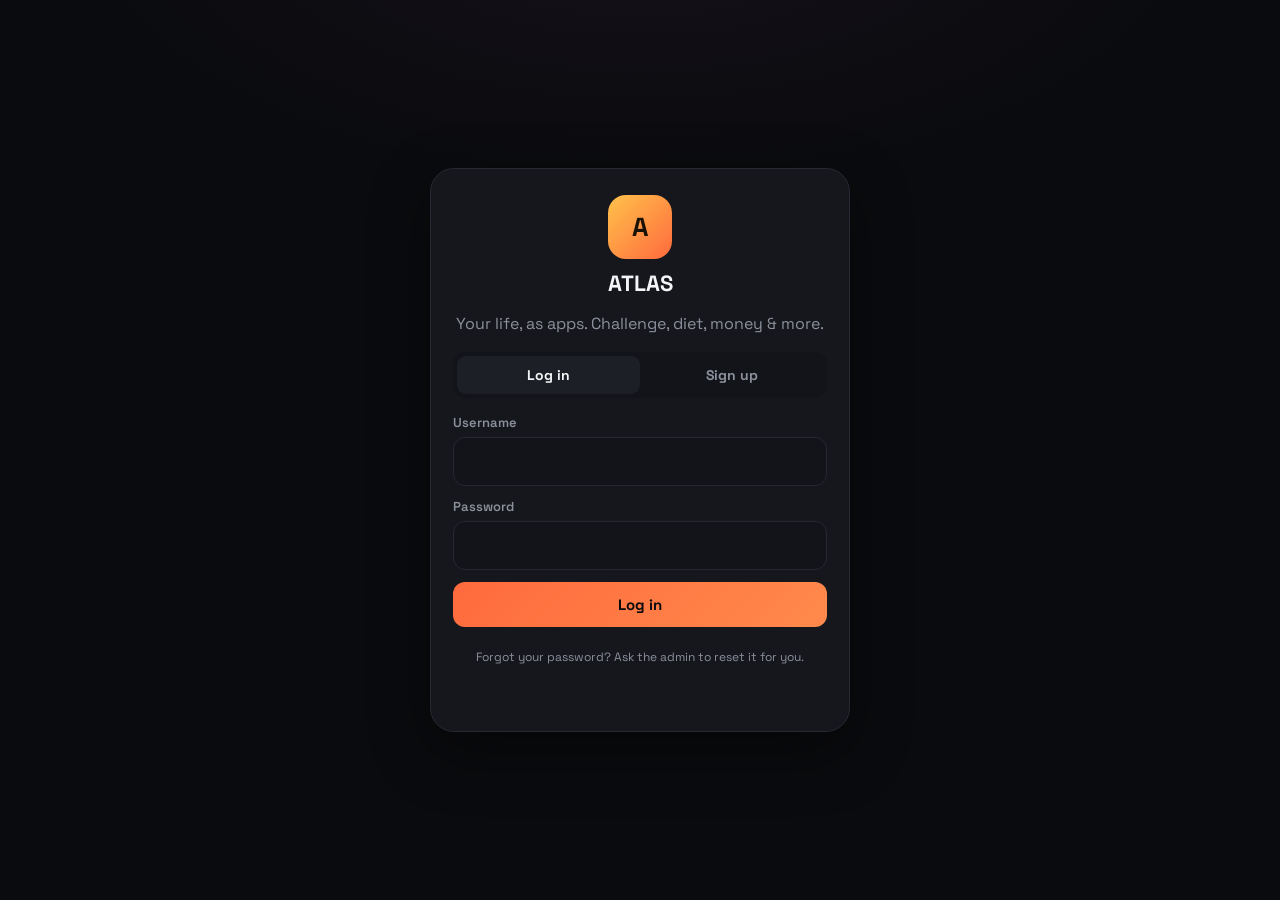
<file: index.html>
<!DOCTYPE html>
<html lang="en">
<head>
  <meta charset="UTF-8" />
  <meta name="viewport" content="width=device-width, initial-scale=1.0, viewport-fit=cover, maximum-scale=1.0, user-scalable=no" />
  <meta name="theme-color" content="#0a0b0e" />
  <meta name="description" content="ATLAS — your life as apps. Challenge, diet, money, habits & more." />
  <meta name="apple-mobile-web-app-capable" content="yes" />
  <meta name="apple-mobile-web-app-status-bar-style" content="black-translucent" />
  <meta name="apple-mobile-web-app-title" content="ATLAS" />
  <title>ATLAS</title>
  <link rel="manifest" href="manifest.webmanifest" />
  <link rel="icon" href="assets/icon.svg" type="image/svg+xml" />
  <link rel="apple-touch-icon" href="assets/icon-180.png" />
  <link rel="preconnect" href="https://fonts.googleapis.com" />
  <link rel="preconnect" href="https://fonts.gstatic.com" crossorigin />
  <!-- Fonts load async: as a normal stylesheet this blocked first paint on the
       webfont round-trip, so a slow connection showed nothing at all for
       hundreds of ms. media="print" makes it non-blocking, then onload
       promotes it. --font/--mono already fall back to system faces, so text is
       readable immediately and swaps in when the webfont lands. -->
  <link rel="stylesheet" media="print" onload="this.media='all';this.onload=null"
        href="https://fonts.googleapis.com/css2?family=Space+Grotesk:wght@400;500;600;700&family=JetBrains+Mono:wght@500;600;700&display=swap" />
  <noscript><link rel="stylesheet" href="https://fonts.googleapis.com/css2?family=Space+Grotesk:wght@400;500;600;700&family=JetBrains+Mono:wght@500;600;700&display=swap" /></noscript>
  <link rel="preload" as="script" href="js/app.js" />
  <link rel="stylesheet" href="css/styles.css" />
</head>
<body>
  <!-- Splash / loading -->
  <div id="splash" class="splash">
    <div class="splash-logo">A</div>
    <div class="splash-text">ATLAS</div>
  </div>

  <!-- ===================== AUTH ===================== -->
  <section id="auth-screen" class="screen auth hidden">
    <div class="auth-card">
      <div class="brand">
        <div class="brand-badge">A</div>
        <h1>ATLAS</h1>
        <p class="muted">Your life, as apps. Challenge, diet, money &amp; more.</p>
      </div>

      <div class="tabs" role="tablist">
        <button class="tab active" data-authtab="login">Log in</button>
        <button class="tab" data-authtab="register">Sign up</button>
      </div>

      <form id="login-form" class="auth-form">
        <label>Username
          <input name="username" autocomplete="username" autocapitalize="none" required />
        </label>
        <label>Password
          <input name="password" type="password" autocomplete="current-password" required />
        </label>
        <button class="btn primary block" type="submit">Log in</button>
        <p class="muted tiny center" style="margin-top:10px">Forgot your password? Ask the admin to reset it for you.</p>
      </form>

      <form id="register-form" class="auth-form hidden">
        <label>Display name
          <input name="displayName" autocomplete="name" placeholder="e.g. Pronoy" required />
        </label>
        <label>Username
          <input name="username" autocomplete="username" autocapitalize="none" placeholder="lowercase, no spaces" required />
        </label>
        <label>Email <span class="muted tiny">(optional)</span>
          <input name="email" type="email" autocomplete="email" autocapitalize="none" placeholder="you@example.com" />
        </label>
        <label>Password
          <input name="password" type="password" autocomplete="new-password" required />
        </label>
        <label>Start date
          <input name="startDate" type="date" required />
        </label>
        <button class="btn primary block" type="submit">Start my 75 Hard</button>
      </form>

      <p id="auth-msg" class="form-msg"></p>
      <p class="muted tiny offline-note hidden">⚠️ Backend not configured — running in local demo mode.</p>
    </div>
  </section>

  <!-- ===================== APP ===================== -->
  <section id="app-screen" class="screen app hidden">
    <header class="app-header">
      <div>
        <div class="hello muted">Let's go, <span id="hdr-name">athlete</span></div>
        <div class="day-pill">Day <span id="hdr-day">1</span> <span class="muted">/ 75</span></div>
      </div>
      <button id="sync-state" class="icon-btn" title="Refresh">⟳</button>
    </header>

    <main id="views">
      <!-- HOME (ATLAS 2b) -->
      <div id="view-home" class="view">
        <div class="atlas-hero">
          <div class="atlas-brand">
            <span class="eyebrow">Pocket OS</span>
            <div class="atlas-word">ATLAS</div>
          </div>
          <div id="home-daychip" class="daychip mono"></div>
        </div>
        <button id="home-level" class="level-card" type="button"></button>
        <div id="home-charge" class="hidden"></div>
        <div id="home-rings-cap" class="rings-cap eyebrow"></div>
        <div id="home-rings" class="pillar-rings"></div>
        <div id="home-brief" class="brief-card"></div>
        <div id="home-spotlight" class="spotlight-card"></div>
        <div id="home-balance"></div>
        <button id="home-rel" class="card home-rel hidden" type="button"></button>
        <button id="home-score" class="card month-report home-score" type="button"></button>
        <div id="home-tiles" class="home-tiles"></div>
        <div class="home-actions">
          <button class="qa" data-qa="water">💧 +250 ml</button>
          <button class="qa" data-qa="scan">📷 Scan food</button>
          <button class="qa" data-qa="coach">✨ Ask Coach</button>
        </div>

        <div class="home-journey">
          <div class="lib-head" style="margin:20px 0 12px">
            <div><span class="eyebrow">Journey</span><h2 class="view-title" style="margin:2px 0 0">This month</h2></div>
            <button id="home-journey-open" class="btn link-btn" type="button">Open ›</button>
          </div>
          <div id="home-calendar" class="calendar-grid month"></div>
        </div>
      </div>

      <!-- APP LIBRARY (ATLAS 2a) -->
      <div id="view-library" class="view hidden">
        <div class="lib-head">
          <div><span class="eyebrow">Library</span><h2 class="view-title" style="margin:2px 0 0">Your apps</h2></div>
          <span id="lib-count" class="mono tiny muted"></span>
        </div>
        <div id="library-groups"></div>
      </div>

      <!-- TODAY -->
      <div id="view-today" class="view hidden">
        <div id="today-daybar"></div>
        <div id="today-banner"></div>
        <div class="hero card">
          <div class="hero-ring">
            <svg viewBox="0 0 120 120" class="ring">
              <circle class="ring-bg" cx="60" cy="60" r="52"></circle>
              <circle id="ring-fg" class="ring-fg" cx="60" cy="60" r="52"></circle>
            </svg>
            <div class="ring-center">
              <div id="ring-pct" class="ring-pct">0%</div>
              <div class="muted tiny" id="ring-center-label">today</div>
            </div>
          </div>
          <div class="hero-meta">
            <div id="today-date" class="today-date">Today</div>
            <div id="today-status" class="status-chip pending">In progress</div>
            <div class="muted tiny" id="streak-line">🔥 0 day streak</div>
          </div>
        </div>

        <div id="tasklist" class="tasklist"></div>

        <div id="today-extra" class="today-extra"></div>

        <button id="save-day" class="btn primary block save-day">Save today</button>
        <p class="muted tiny center">Your progress saves automatically as you tap. The button just forces a sync.</p>
      </div>

      <!-- WATER (mini-app, shared with Challenge) -->
      <div id="view-water" class="view hidden">
        <h2 class="view-title">Water</h2>
        <div id="water-app"></div>
      </div>

      <!-- FAST (mini-app) -->
      <div id="view-fast" class="view hidden">
        <h2 class="view-title">Fasting</h2>
        <div id="fasting"></div>
      </div>

      <!-- MOOD (mini-app, Body) -->
      <div id="view-mood" class="view hidden">
        <h2 class="view-title">Mood</h2>
        <div id="mood-daybar"></div>
        <p class="muted tiny" style="margin:0 2px 12px">How are you — across all three?</p>
        <div id="mood-dims"></div>
        <div id="mood-range"></div>
        <div class="card"><h3>Mood calendar</h3><p class="muted tiny" style="margin:0 0 8px">Tap a day to view or edit it.</p><div id="mood-cal"></div><div id="mood-legend" class="gt-legend"></div></div>
      </div>

      <!-- CHARACTER (mini-app, Life) — RPG avatar from your real behaviour -->
      <div id="view-avatar" class="view hidden">
        <h2 class="view-title">Character</h2>
        <div id="avatar-app"></div>
      </div>

      <!-- US (mini-app, Life) — romantic relationship check-ins -->
      <div id="view-us" class="view hidden">
        <h2 class="view-title">Us</h2>
        <div id="us-dates" class="card"></div>
        <div id="us-balance"></div>
        <div id="us-act"></div>
        <div id="us-daybar"></div>
        <p class="muted tiny" style="margin:0 2px 12px">A daily check-in for you two.</p>
        <div id="us-checkin"></div>
        <div id="us-range"></div>
        <div class="card"><h3>Connection calendar</h3><p class="muted tiny" style="margin:0 0 8px">Tap a day to view or edit it.</p><div id="us-cal"></div><div id="us-legend" class="gt-legend"></div></div>
        <div id="us-diary" class="card"></div>
      </div>

      <!-- GUT (mini-app, Body) -->
      <div id="view-gut" class="view hidden">
        <h2 class="view-title">Gut health</h2>
        <div id="gut-daybar"></div>
        <div id="gut-app"></div>
      </div>

      <!-- HABITS (mini-app) -->
      <div id="view-habits" class="view hidden">
        <h2 class="view-title">Habits</h2>
        <div id="habits-daybar"></div>
        <p class="muted tiny" style="margin:0 2px 12px">Daily habits you want to keep — not part of 75 Hard.</p>
        <div id="extra-tasks" class="tasklist"></div>
        <div class="add-habit">
          <span id="habit-emoji-slot"></span>
          <input id="new-habit" placeholder="Add a habit (e.g. Meditate 10 min)" maxlength="40" />
          <button id="add-habit-btn" class="btn">Add</button>
        </div>
      </div>

      <!-- WORK (mini-app) -->
      <div id="view-work" class="view hidden">
        <h2 class="view-title">Work</h2>
        <div id="work-balance"></div>
        <div id="work-daybar"></div>
        <p class="muted tiny" style="margin:0 2px 12px">A daily focus check-in — built to reward focus and boundaries, not just hours.</p>
        <div id="work-checkin"></div>
        <div id="work-range"></div>
        <div class="card"><h3>Focus calendar</h3><p class="muted tiny" style="margin:0 0 8px">Tap a day to view or edit it.</p><div id="work-cal"></div><div id="work-legend" class="gt-legend"></div></div>
        <div class="card"><div class="eyebrow" style="margin-bottom:8px">⏱ Time &amp; tasks per business</div><div id="biz-list"></div></div>
      </div>

      <!-- JOURNAL (mini-app, Mind) -->
      <div id="view-journal" class="view hidden">
        <h2 class="view-title">Journal</h2>
        <div id="journal-daybar"></div>
        <p class="muted tiny" style="margin:0 2px 10px">A quick end-of-day check-in.</p>
        <div class="eyebrow" style="margin:6px 2px">Mood</div>
        <div id="journal-mood" class="mood-buttons"></div>
        <label class="notes-field card" style="margin-top:12px">
          <span class="muted tiny">Journal entry</span>
          <textarea id="day-notes" rows="4" placeholder="How was today? What happened, how did it feel?"></textarea>
        </label>
      </div>

      <!-- READING (mini-app, Mind) -->
      <div id="view-reading" class="view hidden">
        <h2 class="view-title">Reading</h2>
        <div id="reading-app"></div>
      </div>

      <!-- STEPS (mini-app, Body) -->
      <div id="view-steps" class="view hidden">
        <h2 class="view-title">Steps</h2>
        <p class="muted tiny" style="margin:0 2px 12px">Log today's steps from your watch (Boult / Health).</p>
        <div id="steps-app"></div>
      </div>

      <!-- SLEEP (mini-app, Body) -->
      <div id="view-sleep" class="view hidden">
        <h2 class="view-title">Sleep</h2>
        <p class="muted tiny" style="margin:0 2px 12px">Log last night's sleep.</p>
        <div id="sleep-app"></div>
      </div>

      <!-- BODY (mini-app, Body) -->
      <div id="view-body" class="view hidden">
        <h2 class="view-title">Body</h2>
        <p class="muted tiny" style="margin:0 2px 12px">Weight trend &amp; measurements.</p>
        <div id="body-app"></div>
      </div>

      <!-- GYM LOG (mini-app, Body) -->
      <div id="view-gym" class="view hidden">
        <h2 class="view-title">Gym Log</h2>
        <p class="muted tiny" style="margin:0 2px 12px">Log today's lifts — sets × reps × weight.</p>
        <div id="gym-app"></div>
      </div>

      <!-- BREATHE (mini-app, Mind) -->
      <div id="view-breathe" class="view hidden">
        <h2 class="view-title">Breathe</h2>
        <p class="muted tiny" style="margin:0 2px 12px">Guided breathing — follow the circle.</p>
        <div id="breathe-app"></div>
      </div>

      <!-- DETOX (mini-app, Mind) -->
      <div id="view-detox" class="view hidden">
        <h2 class="view-title">Digital Detox</h2>
        <p class="muted tiny" style="margin:0 2px 12px">Put the phone down. Time your phone-free blocks.</p>
        <div id="detox-app"></div>
      </div>

      <!-- MEDS (mini-app, Body) -->
      <div id="view-meds" class="view hidden">
        <h2 class="view-title">Meds</h2>
        <p class="muted tiny" style="margin:0 2px 12px">Medicines &amp; supplements — tap a dose to mark it taken.</p>
        <div id="meds-app"></div>
      </div>

      <div id="view-intake" class="view hidden">
        <h2 class="view-title">Intake</h2>
        <p class="muted tiny" style="margin:0 2px 12px">Cigarettes &amp; alcohol — counted, not judged.</p>
        <div id="intake-app"></div>
      </div>

      <!-- MEDITATE (mini-app, Mind) -->
      <div id="view-meditate" class="view hidden">
        <h2 class="view-title">Meditate</h2>
        <p class="muted tiny" style="margin:0 2px 12px">Sit. Breathe. Watch the thoughts pass.</p>
        <div id="meditate-app"></div>
      </div>

      <!-- MANIFEST (mini-app, Mind) -->
      <div id="view-manifest" class="view hidden">
        <h2 class="view-title">Manifest</h2>
        <p class="muted tiny" style="margin:0 2px 12px">Affirm it, visualise it, become it.</p>
        <div id="manifest-app"></div>
      </div>

      <!-- CHALLENGES (mini-app, Life) -->
      <div id="view-challenges" class="view hidden">
        <h2 class="view-title">Challenges</h2>
        <div id="challenges-app"></div>
      </div>

      <!-- MONEY (mini-app) -->
      <div id="view-money" class="view hidden">
        <div class="lib-head" style="margin-bottom:12px">
          <div><span class="eyebrow">Money</span><h2 class="view-title" style="margin:2px 0 0">Money Manager</h2></div>
          <button id="money-ask-penny" class="btn" type="button">💰 Ask Penny</button>
        </div>
        <div class="seg money-tabs" id="money-tabs">
          <button data-mtab="overview" class="active">📊 Overview</button>
          <button data-mtab="add">➕ Add</button>
          <button data-mtab="history">🧾 History</button>
          <button data-mtab="accounts">🏦 Accounts</button>
          <button data-mtab="categories">🏷️ Categories</button>
          <button data-mtab="recurring">🔁 Recurring</button>
          <button data-mtab="budget">🎯 Budget</button>
        </div>
        <div id="money-pane-overview" class="money-pane"><div id="money-overview"></div></div>
        <div id="money-pane-add" class="money-pane hidden"><div id="money-add"></div></div>
        <div id="money-pane-history" class="money-pane hidden"><div id="money-history"></div></div>
        <div id="money-pane-accounts" class="money-pane hidden"><div id="money-accounts"></div></div>
        <div id="money-pane-categories" class="money-pane hidden"><div id="money-categories"></div></div>
        <div id="money-pane-recurring" class="money-pane hidden"><div id="money-recurring"></div></div>
        <div id="money-pane-budget" class="money-pane hidden"><div id="money-budget"></div></div>
      </div>
      <!-- SUBS (mini-app) -->
      <div id="view-subs" class="view hidden">
        <h2 class="view-title">Subscriptions</h2>
        <div id="subs-app"></div>
      </div>
      <!-- SAVINGS (mini-app) -->
      <div id="view-savings" class="view hidden">
        <h2 class="view-title">Savings</h2>
        <div id="savings-app"></div>
      </div>
      <!-- TASKS (mini-app) -->
      <div id="view-tasks" class="view hidden">
        <h2 class="view-title">Tasks</h2>
        <div id="tasks-app"></div>
      </div>
      <!-- GOALS (mini-app) -->
      <div id="view-goals" class="view hidden">
        <h2 class="view-title">Goals · 2026</h2>
        <div id="goals-app"></div>
      </div>

      <!-- DIET -->
      <div id="view-diet" class="view hidden">
        <h2 class="view-title">Diet &amp; Calories</h2>

        <div class="seg" id="diet-mode">
          <button data-mode="day" class="active">Day</button>
          <button data-mode="week">Week</button>
          <button data-mode="month">Month</button>
        </div>

        <div class="date-bar">
          <button id="diet-prev" class="icon-btn">‹</button>
          <div class="date-bar-mid">
            <input type="date" id="diet-date" />
            <span id="diet-date-label" class="muted tiny">Today</span>
          </div>
          <button id="diet-next" class="icon-btn">›</button>
        </div>

        <div class="card diet-summary">
          <div class="cal-head">
            <div>
              <div class="cal-big"><span id="cal-eaten">0</span> <span class="muted">/ <span id="cal-goal">—</span> kcal</span></div>
              <div class="muted tiny"><span id="cal-sub">— remaining</span></div>
            </div>
            <div class="cal-ring-wrap">
              <svg viewBox="0 0 80 80" class="ring small"><circle class="ring-bg" cx="40" cy="40" r="34"></circle><circle id="cal-ring" class="ring-fg" cx="40" cy="40" r="34"></circle></svg>
            </div>
          </div>
          <div id="macro-bars" class="macro-bars"></div>
          <p id="goal-hint" class="muted tiny center hidden">Set your calorie goal in <b>Settings → Diet goals</b> for targets.</p>
        </div>

        <div id="diet-range-extra" class="hidden">
          <div class="card"><div class="eyebrow">Calories per day</div><div id="diet-range-chart"></div></div>
        </div>

        <div id="meals"></div>
      </div>

      <!-- CALENDAR / JOURNEY -->
      <div id="view-calendar" class="view hidden">
        <h2 class="view-title">Journey</h2>
        <div class="cal-nav">
          <button id="cal-prev" class="icon-btn" type="button" aria-label="Previous month">‹</button>
          <div id="cal-month-label" class="cal-month-label"></div>
          <button id="cal-next" class="icon-btn" type="button" aria-label="Next month">›</button>
        </div>
        <div id="journey-summary" class="journey-summary"></div>
        <div id="calendar-grid" class="calendar-grid month"></div>
        <p class="muted tiny" style="margin:10px 2px 8px">Tap any day up to today to add or fix that day’s entries.</p>
        <div class="legend">
          <span><i class="dot done"></i> Done</span>
          <span><i class="dot partial"></i> Partial</span>
          <span><i class="dot miss"></i> Missed</span>
          <span><i class="dot today"></i> Today</span>
          <span><i class="dot future"></i> Upcoming</span>
        </div>
        <div id="month-report" class="card month-report"></div>
      </div>

      <!-- STATS -->
      <div id="view-stats" class="view hidden">
        <h2 class="view-title">Your Stats</h2>
        <div id="stats-grid" class="stats-grid"></div>
        <div class="card">
          <h3>Mood — last 14 days</h3>
          <div id="mood-trend"></div>
        </div>
        <div class="card">
          <h3>Gut health — last 14 days</h3>
          <div id="gut-trend"></div>
        </div>
        <div class="card" id="biz-stats-card">
          <h3>Business productivity</h3>
          <div id="biz-stats"></div>
        </div>
        <div class="card">
          <h3>Per-task consistency</h3>
          <div id="task-bars"></div>
        </div>
      </div>

      <!-- COMMUNITY -->
      <div id="view-board" class="view hidden">
        <h2 class="view-title">Friends</h2>
        <div class="seg" id="board-tabs">
          <button data-btab="feed" class="active">Feed</button>
          <button data-btab="requests">Requests <span id="req-badge" class="req-badge hidden">0</span></button>
          <button data-btab="add">Add</button>
        </div>

        <div id="board-pane-feed" class="board-pane">
          <p class="muted tiny">You and your friends' progress today — tasks, water &amp; calories.</p>
          <div id="leaderboard"></div>
        </div>

        <div id="board-pane-requests" class="board-pane hidden">
          <h3 class="board-sub">Requests received</h3>
          <div id="req-incoming"></div>
          <h3 class="board-sub">Requests sent</h3>
          <div id="req-outgoing"></div>
        </div>

        <div id="board-pane-add" class="board-pane hidden">
          <input id="friend-search" placeholder="Find people by name or username…" autocapitalize="none" />
          <p class="muted tiny" style="margin:6px 2px">You'll both see each other's progress once they accept.</p>
          <div id="friend-results"></div>
        </div>
      </div>

      <!-- CALCULATORS -->
      <div id="view-calc" class="view hidden">
        <h2 class="view-title">Fitness Calculators</h2>
        <p class="muted tiny" style="margin:0 2px 12px">Metric units. Weight, height, neck, waist &amp; hip auto-fill from your latest <b>Body</b> log — change them there and they update everywhere.</p>

        <div class="card calc-card">
          <h3>BMI — Body Mass Index</h3>
          <div class="calc-grid">
            <label>Height (cm)<input id="bmi-h" type="number" inputmode="decimal" /></label>
            <label>Weight (kg)<input id="bmi-w" type="number" inputmode="decimal" /></label>
          </div>
          <button class="btn block" data-calc="bmi">Calculate</button>
          <div class="calc-result" id="bmi-out"></div>
        </div>

        <div class="card calc-card">
          <h3>Body Fat % <span class="muted tiny">(U.S. Navy)</span></h3>
          <div class="calc-grid">
            <label>Sex<select id="bf-sex"><option value="male">Male</option><option value="female">Female</option></select></label>
            <label>Height (cm)<input id="bf-h" type="number" inputmode="decimal" /></label>
            <label>Neck (cm)<input id="bf-neck" type="number" inputmode="decimal" /></label>
            <label>Waist (cm)<input id="bf-waist" type="number" inputmode="decimal" /></label>
            <label id="bf-hip-wrap" class="hidden">Hip (cm)<input id="bf-hip" type="number" inputmode="decimal" /></label>
          </div>
          <button class="btn block" data-calc="bodyfat">Calculate</button>
          <div class="calc-result" id="bf-out"></div>
          <p class="muted tiny" style="margin-top:10px">This is a circumference-based estimate, not a scan — it runs high for higher waist-to-height ratios and can be off by several points either way. Track the trend over weeks, not one number.</p>
        </div>

        <div class="card calc-card">
          <h3>Calories — BMR &amp; TDEE</h3>
          <div class="calc-grid">
            <label>Sex<select id="cal-sex"><option value="male">Male</option><option value="female">Female</option></select></label>
            <label>Age<input id="cal-age" type="number" inputmode="numeric" /></label>
            <label>Height (cm)<input id="cal-h" type="number" inputmode="decimal" /></label>
            <label>Weight (kg)<input id="cal-w" type="number" inputmode="decimal" /></label>
            <label>Activity<select id="cal-act">
              <option value="sedentary">Sedentary</option>
              <option value="light">Lightly active</option>
              <option value="moderate" selected>Moderately active</option>
              <option value="active">Very active</option>
              <option value="athlete">Athlete</option>
            </select></label>
            <label>Goal<select id="cal-goal">
              <option value="lose">Lose weight</option>
              <option value="maintain" selected>Maintain</option>
              <option value="gain">Gain muscle</option>
            </select></label>
          </div>
          <button class="btn block" data-calc="calories">Calculate</button>
          <div class="calc-result" id="cal-out"></div>
        </div>

        <div class="card calc-card">
          <h3>Macro Split</h3>
          <div class="calc-grid">
            <label>Calories/day<input id="mac-cal" type="number" inputmode="numeric" /></label>
            <label>Split<select id="mac-split">
              <option value="balanced">Balanced 30/40/30</option>
              <option value="highprotein">High protein 40/35/25</option>
              <option value="lowcarb">Low carb 40/20/40</option>
              <option value="keto">Keto 30/10/60</option>
            </select></label>
          </div>
          <button class="btn block" data-calc="macros">Calculate</button>
          <div class="calc-result" id="mac-out"></div>
        </div>

        <div class="card calc-card">
          <h3>Ideal Weight</h3>
          <div class="calc-grid">
            <label>Sex<select id="iw-sex"><option value="male">Male</option><option value="female">Female</option></select></label>
            <label>Height (cm)<input id="iw-h" type="number" inputmode="decimal" /></label>
          </div>
          <button class="btn block" data-calc="ideal">Calculate</button>
          <div class="calc-result" id="iw-out"></div>
        </div>

        <div class="card calc-card">
          <h3>One-Rep Max <span class="muted tiny">(Epley)</span></h3>
          <div class="calc-grid">
            <label>Weight lifted (kg)<input id="orm-w" type="number" inputmode="decimal" /></label>
            <label>Reps<input id="orm-reps" type="number" inputmode="numeric" /></label>
          </div>
          <button class="btn block" data-calc="orm">Calculate</button>
          <div class="calc-result" id="orm-out"></div>
        </div>

        <div class="card calc-card">
          <h3>Daily Water</h3>
          <div class="calc-grid">
            <label>Weight (kg)<input id="wtr-w" type="number" inputmode="decimal" /></label>
          </div>
          <button class="btn block" data-calc="water">Calculate</button>
          <div class="calc-result" id="wtr-out"></div>
        </div>
      </div>

      <!-- SETTINGS -->
      <div id="view-settings" class="view hidden">
        <h2 class="view-title">Settings</h2>
        <div class="card admin-entry hidden" id="admin-entry">
          <h3>🛠 Admin dashboard</h3>
          <p class="muted tiny">Scan costs, user activity and the scanned-food directory.</p>
          <button id="open-admin" class="btn primary block">Open admin dashboard</button>
        </div>
        <div class="card">
          <label>Display name
            <input id="set-displayname" />
          </label>
          <button id="save-profile" class="btn block">Save name</button>
        </div>

        <div class="card set-challenge">
          <h3>Challenge</h3>
          <button type="button" id="set-ch-open" class="set-ch-row">
            <span class="set-ch-emoji" id="set-ch-emoji">🏁</span>
            <span class="set-ch-body">
              <span class="set-ch-name" id="set-ch-name">Active challenge</span>
              <span class="muted tiny" id="mode-current">—</span>
            </span>
            <span class="set-ch-go">›</span>
          </button>
          <button id="set-ch-browse" class="btn primary block" type="button">Browse all challenges</button>

          <div class="seg" id="mode-seg" style="margin-top:12px">
            <button data-mode="hard" class="active" type="button">💪 75 Hard</button>
            <button data-mode="soft" type="button">🌱 75 Soft</button>
          </div>
          <div id="soft-target-wrap" class="hidden">
            <label>Daily target
              <select id="soft-target">
                <option value="60">60% (4 of 7 tasks)</option>
                <option value="70" selected>70% (5 of 7 tasks)</option>
                <option value="80">80% (6 of 7 tasks)</option>
              </select>
            </label>
          </div>
          <button id="save-mode" class="btn block">Save challenge mode</button>

          <div class="set-ch-start">
            <div class="acct-label">Start date <span class="muted tiny">— Day 1</span></div>
            <p class="muted tiny" style="margin:0 0 8px">Re-aligns your Journey and day count. Nothing is deleted.</p>
            <input type="date" id="set-startdate" min="2025-01-01" />
            <button id="save-startdate" class="btn block">Save start date</button>
          </div>
        </div>


        <div class="card">
          <h3>Diet goals</h3>
          <p class="muted tiny">Enter your details to auto-calculate a daily calorie target, or just type your own below.</p>
          <div class="goal-grid">
            <label>Sex
              <select id="g-sex"><option value="male">Male</option><option value="female">Female</option></select>
            </label>
            <label>Age
              <input id="g-age" type="number" inputmode="numeric" placeholder="e.g. 29" />
            </label>
            <label>Height (cm)
              <input id="g-height" type="number" inputmode="numeric" placeholder="e.g. 175" />
            </label>
            <label>Weight (kg)
              <input id="g-weight" type="number" inputmode="decimal" placeholder="e.g. 72" />
            </label>
            <label>Activity
              <select id="g-activity">
                <option value="sedentary">Sedentary</option>
                <option value="light">Lightly active</option>
                <option value="moderate" selected>Moderately active</option>
                <option value="active">Very active</option>
                <option value="athlete">Athlete</option>
              </select>
            </label>
            <label>Goal
              <select id="g-goaltype">
                <option value="lose">Lose weight</option>
                <option value="maintain" selected>Maintain</option>
                <option value="gain">Gain muscle</option>
              </select>
            </label>
          </div>
          <button id="calc-goals" class="btn block">Calculate for me</button>
          <div class="goal-targets">
            <label>Calories<input id="g-cal" type="number" inputmode="numeric" /></label>
            <label>Protein (g)<input id="g-protein" type="number" inputmode="numeric" /></label>
            <label>Carbs (g)<input id="g-carbs" type="number" inputmode="numeric" /></label>
            <label>Fat (g)<input id="g-fat" type="number" inputmode="numeric" /></label>
            <label>Sugar limit (g)<input id="g-sugar" type="number" inputmode="numeric" /></label>
            <label>Fibre goal (g)<input id="g-fiber" type="number" inputmode="numeric" /></label>
          </div>
          <button id="save-goals" class="btn primary block">Save diet goals</button>
        </div>

        <div class="card">
          <h3>My businesses</h3>
          <p class="muted tiny">Add the businesses/projects you want to track. On the Today screen you'll log time &amp; tasks for each, every day.</p>
          <div id="biz-settings-list"></div>
          <div class="add-habit">
            <input id="new-biz" placeholder="Add a business (e.g. Acme Co)" maxlength="40" />
            <button id="add-biz-btn" class="btn">Add</button>
          </div>
        </div>

        <div class="card">
          <div class="muted tiny">Signed in as <strong id="set-username"></strong></div>
          <button id="logout" class="btn block">Log out</button>
        </div>

        <div class="card" id="account-card">
          <h3>Account</h3>

          <div class="acct-block">
            <div class="acct-label">Email <span class="muted tiny">(optional)</span></div>
            <input id="acct-email" type="email" autocapitalize="none" placeholder="you@example.com" />
            <button id="acct-email-btn" class="btn block">Save email</button>
          </div>

          <div class="acct-block">
            <div class="acct-label">Change username</div>
            <input id="acct-username" autocapitalize="none" placeholder="new username (lowercase)" />
            <input id="acct-username-pw" type="password" autocomplete="current-password" placeholder="current password" />
            <button id="acct-username-btn" class="btn block">Change username</button>
          </div>

          <div class="acct-block">
            <div class="acct-label">Change password</div>
            <input id="acct-curpw" type="password" autocomplete="current-password" placeholder="current password" />
            <input id="acct-newpw" type="password" autocomplete="new-password" placeholder="new password" />
            <button id="acct-pw-btn" class="btn block">Update password</button>
          </div>
        </div>

        <div class="card">
          <h3>Appearance</h3>
          <p class="muted tiny">Pick a theme — it applies instantly and is remembered on this device.</p>
          <div id="theme-grid" class="theme-grid"></div>
        </div>
        <div class="card">
          <h3>Tap feedback</h3>
          <p class="muted tiny">Confirm every tap with a little click and a buzz. Saved on this device.</p>
          <label class="fx-toggle"><input type="checkbox" id="fx-sound" /> 🔊 Click sound</label>
          <label class="fx-toggle"><input type="checkbox" id="fx-haptics" /> 📳 Vibration (Android; iPhone has limited support)</label>
        </div>
        <div class="card">
          <h3>Start over</h3>
          <p class="muted tiny">Broke a rule? 75 Hard means restarting from Day 1. This resets your start date to today.</p>
          <button id="reset-challenge" class="btn danger block">I failed — restart from Day 1</button>
        </div>
        <div class="card danger-zone">
          <h3>Delete account</h3>
          <p class="muted tiny">Permanently delete your account and <strong>all</strong> your data — daily logs, food diary and fasts. This can’t be undone.</p>
          <input id="del-password" type="password" autocomplete="current-password" placeholder="Enter your password to confirm" />
          <button id="delete-account" class="btn danger block">Delete my account</button>
        </div>

        <p class="muted tiny center" id="set-version"></p>
      </div>

      <!-- ADMIN (Pronoy only) -->
      <div id="view-admin" class="view hidden">
        <button id="admin-back" class="btn link-btn">‹ Back to settings</button>
        <h2 class="view-title">Admin dashboard</h2>
        <div class="seg" id="admin-tabs">
          <button data-atab="scans" class="active">Scan costs</button>
          <button data-atab="users">Users</button>
          <button data-atab="foods">Scanned foods</button>
        </div>

        <div id="admin-pane-scans" class="admin-pane">
          <div id="admin-scan-cards" class="stats-grid"></div>
          <div class="card"><h3>By type</h3><div id="admin-scan-bykind"></div></div>
          <div class="card"><h3>By user</h3><div id="admin-scan-byuser"></div></div>
          <div class="card"><h3>By model</h3><div id="admin-scan-bymodel"></div></div>
          <div class="card"><h3>Recent scans</h3><div id="admin-scan-recent"></div></div>
        </div>

        <div id="admin-pane-users" class="admin-pane hidden">
          <div id="admin-users-list"></div>
        </div>

        <div id="admin-pane-foods" class="admin-pane hidden">
          <input id="admin-food-filter" placeholder="Filter scanned foods…" autocapitalize="none" />
          <p class="muted tiny" style="margin:6px 2px">Edit any value and tap Save. Values are <b>per 100 g / 100 ml</b>.</p>
          <div id="admin-foods-list"></div>
        </div>
      </div>
    </main>

    <button id="coach-fab" class="coach-fab" title="AI Coach" type="button">💬</button>

    <nav class="bottom-nav">
      <button class="nav-btn active" data-view="home"><span class="ico">◎</span><span>Home</span></button>
      <button class="nav-btn" data-view="library"><span class="ico">▦</span><span>Apps</span></button>
      <button class="nav-btn" data-view="today"><span class="ico">✓</span><span>Today</span></button>
      <button class="nav-btn" data-view="avatar"><span class="ico">🦸</span><span>Character</span></button>
      <button class="nav-btn" data-view="diet"><span class="ico">🍽️</span><span>Diet</span></button>
      <button class="nav-btn" data-view="settings"><span class="ico">⚙</span><span>Settings</span></button>
    </nav>
  </section>

  <!-- Food search modal -->
  <div id="food-modal" class="modal hidden">
    <div class="modal-card">
      <div class="modal-head">
        <b id="food-modal-title">Add food</b>
        <button id="food-close" class="icon-btn">✕</button>
      </div>

      <!-- Step 1: search -->
      <div id="food-step-search">
        <input id="food-search" placeholder="Search food (e.g. banana, dal, paneer, oats)" autocapitalize="none" />
        <div id="food-results" class="food-results"></div>
        <button id="food-manual-toggle" class="btn block">+ Add a custom food manually</button>
        <div id="food-manual" class="manual-box hidden">
          <div class="scan-row">
            <button id="scan-camera-btn" class="btn" type="button">📷 Take photo</button>
            <button id="scan-upload-btn" class="btn" type="button">🖼️ Upload image</button>
          </div>
          <input type="file" id="scan-camera" accept="image/*" capture="environment" class="hidden" />
          <input type="file" id="scan-upload" accept="image/*" class="hidden" />
          <label class="ai-toggle"><input type="checkbox" id="ai-scan" /> ✨ AI high-accuracy (needs Gemini key)</label>
          <label class="ai-toggle hidden" id="two-img-wrap"><input type="checkbox" id="two-img" /> 📦 Front + back (also reads the product name)</label>
          <p class="muted tiny hidden" id="ai-hint" style="margin:6px 2px 0">Scan the nutrition panel for exact values, or just the front of pack / type a name below for an AI estimate.</p>
          <div id="scan-thumbs" class="scan-thumbs"></div>
          <button id="scan-go-btn" class="btn block hidden" type="button">✨ Scan now</button>
          <div id="scan-status" class="muted tiny scan-status"></div>
          <label>Food name<input id="m-name" placeholder="e.g. Amul butter, Maggi noodles" /></label>
          <button id="ai-name-btn" class="btn block hidden" type="button">✨ AI: look up this product by name</button>
          <p class="muted tiny">Enter the values printed on the label <b>per 100 g / 100 ml</b> (or scan above). You’ll set how much you actually had on the next step.</p>
          <div class="manual-grid">
            <label>Calories /100<input id="m-cal" type="number" inputmode="decimal" /></label>
            <label>Protein g /100<input id="m-protein" type="number" inputmode="decimal" /></label>
            <label>Carbs g /100<input id="m-carbs" type="number" inputmode="decimal" /></label>
            <label>Fat g /100<input id="m-fat" type="number" inputmode="decimal" /></label>
            <label>Sugar g /100<input id="m-sugar" type="number" inputmode="decimal" /></label>
            <label>Fibre g /100<input id="m-fiber" type="number" inputmode="decimal" /></label>
          </div>
          <button id="m-next" class="btn primary block">Next: set amount</button>
        </div>
      </div>

      <!-- Step 2: portion -->
      <div id="food-step-portion" class="hidden">
        <button id="food-back" class="btn link-btn">‹ Back to search</button>
        <div class="portion-name" id="p-name">Food</div>
        <div class="seg unit-toggle">
          <button id="unit-serving" class="active" type="button">Serving</button>
          <button id="unit-grams" type="button">Grams / 100g</button>
        </div>
        <label><span id="p-amount-label">Servings</span>
          <input id="p-grams" type="number" inputmode="decimal" value="1" />
        </label>
        <div class="portion-macros" id="p-macros"></div>
        <label>Meal
          <select id="p-meal">
            <option>Breakfast</option><option>Lunch</option><option>Dinner</option><option>Snacks</option>
          </select>
        </label>
        <button id="p-add" class="btn primary block">Add to diary</button>
      </div>
    </div>
  </div>

  <!-- Screen Time analysis modal (upload iOS/Android usage screenshots → sleep + phone usage) -->
  <div id="st-modal" class="modal hidden">
    <div class="modal-card">
      <div class="modal-head">
        <b>📱 Screen Time analysis</b>
        <button id="st-close" class="icon-btn">✕</button>
      </div>
      <div id="st-body"></div>
    </div>
  </div>

  <!-- Exercise picker modal (Gym Log — search a library or add custom, like food) -->
  <div id="gym-modal" class="modal hidden">
    <div class="modal-card">
      <div class="modal-head">
        <b>Add exercise</b>
        <button id="gym-modal-close" class="icon-btn">✕</button>
      </div>
      <input id="gym-search" placeholder="Search exercise (e.g. bench, squat, plank)" autocapitalize="none" />
      <div id="gym-cats" class="gym-cats"></div>
      <div id="gym-results" class="gym-results"></div>
      <div class="gym-custom-box">
        <div class="eyebrow" style="margin-bottom:6px">Add your own</div>
        <div class="add-habit" style="margin:0">
          <input id="gym-modal-custom" placeholder="e.g. Cable Fly, Farmer Carry" maxlength="40" />
          <button id="gym-modal-custom-add" class="btn">Add</button>
        </div>
        <p class="muted tiny" style="margin:8px 2px 0">Custom exercises are saved to your library for next time.</p>
      </div>
    </div>
  </div>

  <!-- Day editor modal (edit any date from Journey) -->
  <div id="day-modal" class="modal hidden">
    <div class="modal-card">
      <div class="modal-head">
        <b id="day-modal-title">Edit day</b>
        <button id="day-close" class="icon-btn">✕</button>
      </div>
      <div id="day-editor-list" class="tasklist"></div>

      <div class="extra-head">Mood</div>
      <div id="de-mood" class="mood-buttons"></div>

      <div class="extra-head">Gut health</div>
      <div id="de-gut" class="mood-buttons"></div>

      <div class="extra-head">Habits</div>
      <div id="de-habits" class="tasklist"></div>

      <div class="extra-head">Work log</div>
      <div id="de-work"></div>

      <div class="extra-head">Steps / Sleep / Body</div>
      <div id="de-metrics"></div>

      <label class="notes-field card">
        <span class="muted tiny">Notes</span>
        <textarea id="de-notes" rows="2" placeholder="How did it go?"></textarea>
      </label>

      <button id="day-save" class="btn primary block">Save this day</button>
    </div>
  </div>

  <!-- AI Coach chat -->
  <div id="coach-modal" class="modal hidden">
    <div class="modal-card coach-card">
      <div class="modal-head">
        <b id="coach-title">✨ AI Coach</b>
        <span class="coach-head-actions">
          <button id="coach-clear" class="icon-btn" title="Clear chat">🗑</button>
          <button id="coach-close" class="icon-btn" title="Close">✕</button>
        </span>
      </div>
      <div id="coach-msgs" class="coach-msgs"></div>
      <div class="coach-input">
        <textarea id="coach-text" rows="1" placeholder="Ask about your diet, workouts, streak…"></textarea>
        <button id="coach-send" class="btn primary" type="button">Send</button>
      </div>
    </div>
  </div>

  <!-- Toast -->
  <div id="toast" class="toast hidden"></div>

  <script src="js/config.js"></script>
  <script src="assets/indian-foods.js"></script>
  <script src="js/app.js"></script>
</body>
</html>
</file>
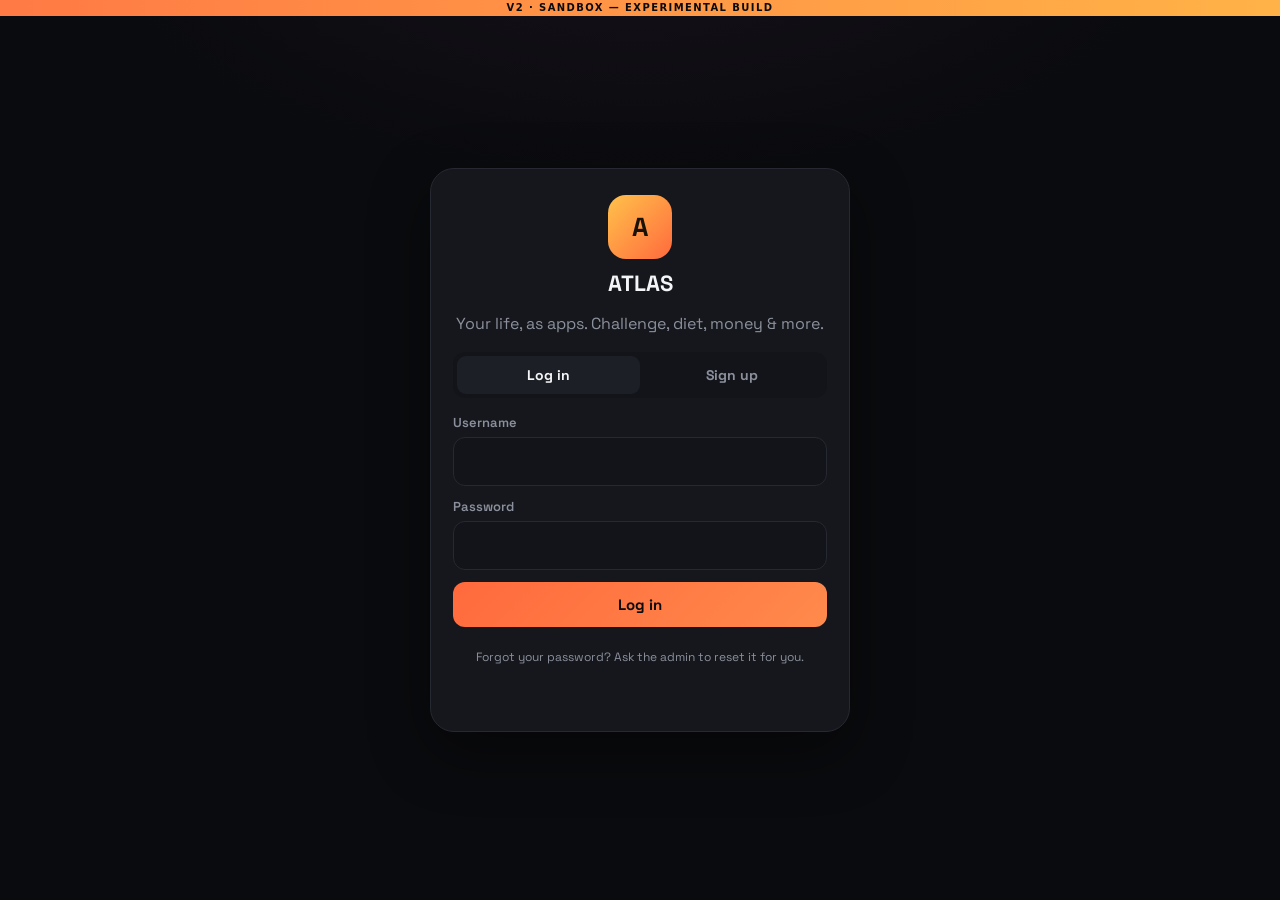
<file: v2/index.html>
<!DOCTYPE html>
<html lang="en">
<head>
  <meta charset="UTF-8" />
  <meta name="viewport" content="width=device-width, initial-scale=1.0, viewport-fit=cover, maximum-scale=1.0, user-scalable=no" />
  <meta name="theme-color" content="#0a0b0e" />
  <meta name="description" content="ATLAS — your life as apps. Challenge, diet, money, habits & more." />
  <meta name="apple-mobile-web-app-capable" content="yes" />
  <meta name="apple-mobile-web-app-status-bar-style" content="black-translucent" />
  <meta name="apple-mobile-web-app-title" content="ATLAS" />
  <title>ATLAS Lab (v2)</title>
  <link rel="manifest" href="manifest.webmanifest" />
  <link rel="icon" href="assets/icon.svg" type="image/svg+xml" />
  <link rel="apple-touch-icon" href="assets/icon-180.png" />
  <link rel="preconnect" href="https://fonts.gstatic.com" crossorigin />
  <link rel="stylesheet" href="https://fonts.googleapis.com/css2?family=Space+Grotesk:wght@400;500;600;700&family=JetBrains+Mono:wght@500;600;700&display=swap" />
  <link rel="stylesheet" href="css/styles.css" />
</head>
<body>
  <!-- Sandbox marker — this is the experimental v2 build, not the live app. -->
  <div id="v2-lab-badge" style="position:fixed;top:0;left:0;right:0;z-index:9999;pointer-events:none;text-align:center;font:600 10px/1.6 system-ui,sans-serif;letter-spacing:.14em;color:#0a0b0e;background:linear-gradient(90deg,#ff7a45,#ffb347);text-transform:uppercase;">v2 · sandbox — experimental build</div>
  <!-- Splash / loading -->
  <div id="splash" class="splash">
    <div class="splash-logo">A</div>
    <div class="splash-text">ATLAS</div>
  </div>

  <!-- ===================== AUTH ===================== -->
  <section id="auth-screen" class="screen auth hidden">
    <div class="auth-card">
      <div class="brand">
        <div class="brand-badge">A</div>
        <h1>ATLAS</h1>
        <p class="muted">Your life, as apps. Challenge, diet, money &amp; more.</p>
      </div>

      <div class="tabs" role="tablist">
        <button class="tab active" data-authtab="login">Log in</button>
        <button class="tab" data-authtab="register">Sign up</button>
      </div>

      <form id="login-form" class="auth-form">
        <label>Username
          <input name="username" autocomplete="username" autocapitalize="none" required />
        </label>
        <label>Password
          <input name="password" type="password" autocomplete="current-password" required />
        </label>
        <button class="btn primary block" type="submit">Log in</button>
        <p class="muted tiny center" style="margin-top:10px">Forgot your password? Ask the admin to reset it for you.</p>
      </form>

      <form id="register-form" class="auth-form hidden">
        <label>Display name
          <input name="displayName" autocomplete="name" placeholder="e.g. Pronoy" required />
        </label>
        <label>Username
          <input name="username" autocomplete="username" autocapitalize="none" placeholder="lowercase, no spaces" required />
        </label>
        <label>Email <span class="muted tiny">(optional)</span>
          <input name="email" type="email" autocomplete="email" autocapitalize="none" placeholder="you@example.com" />
        </label>
        <label>Password
          <input name="password" type="password" autocomplete="new-password" required />
        </label>
        <label>Start date
          <input name="startDate" type="date" required />
        </label>
        <button class="btn primary block" type="submit">Start my 75 Hard</button>
      </form>

      <p id="auth-msg" class="form-msg"></p>
      <p class="muted tiny offline-note hidden">⚠️ Backend not configured — running in local demo mode.</p>
    </div>
  </section>

  <!-- ===================== APP ===================== -->
  <section id="app-screen" class="screen app hidden">
    <header class="app-header">
      <div>
        <div class="hello muted">Let's go, <span id="hdr-name">athlete</span></div>
        <div class="day-pill">Day <span id="hdr-day">1</span> <span class="muted">/ 75</span></div>
      </div>
      <button id="sync-state" class="icon-btn" title="Refresh">⟳</button>
    </header>

    <main id="views">
      <!-- HOME (ATLAS 2b) -->
      <div id="view-home" class="view">
        <div class="atlas-hero">
          <div class="atlas-brand">
            <span class="eyebrow">Pocket OS</span>
            <div class="atlas-word">ATLAS</div>
          </div>
          <div id="home-daychip" class="daychip mono"></div>
        </div>
        <button id="home-level" class="level-card" type="button"></button>
        <div id="home-rings-cap" class="rings-cap eyebrow"></div>
        <div id="home-rings" class="pillar-rings"></div>
        <div id="home-brief" class="brief-card"></div>
        <div id="home-spotlight" class="spotlight-card"></div>
        <button id="home-score" class="card month-report home-score" type="button"></button>
        <div id="home-tiles" class="home-tiles"></div>
        <div class="home-actions">
          <button class="qa" data-qa="water">💧 +250 ml</button>
          <button class="qa" data-qa="scan">📷 Scan food</button>
          <button class="qa" data-qa="coach">✨ Ask Coach</button>
        </div>

        <div class="home-journey">
          <div class="lib-head" style="margin:20px 0 12px">
            <div><span class="eyebrow">Journey</span><h2 class="view-title" style="margin:2px 0 0">This month</h2></div>
            <button id="home-journey-open" class="btn link-btn" type="button">Open ›</button>
          </div>
          <div id="home-calendar" class="calendar-grid month"></div>
        </div>
      </div>

      <!-- APP LIBRARY (ATLAS 2a) -->
      <div id="view-library" class="view hidden">
        <div class="lib-head">
          <div><span class="eyebrow">Library</span><h2 class="view-title" style="margin:2px 0 0">Your apps</h2></div>
          <span id="lib-count" class="mono tiny muted"></span>
        </div>
        <div id="library-groups"></div>
      </div>

      <!-- TODAY -->
      <div id="view-today" class="view hidden">
        <div id="today-daybar"></div>
        <div id="today-banner"></div>
        <div class="hero card">
          <div class="hero-ring">
            <svg viewBox="0 0 120 120" class="ring">
              <circle class="ring-bg" cx="60" cy="60" r="52"></circle>
              <circle id="ring-fg" class="ring-fg" cx="60" cy="60" r="52"></circle>
            </svg>
            <div class="ring-center">
              <div id="ring-pct" class="ring-pct">0%</div>
              <div class="muted tiny" id="ring-center-label">today</div>
            </div>
          </div>
          <div class="hero-meta">
            <div id="today-date" class="today-date">Today</div>
            <div id="today-status" class="status-chip pending">In progress</div>
            <div class="muted tiny" id="streak-line">🔥 0 day streak</div>
          </div>
        </div>

        <div id="tasklist" class="tasklist"></div>

        <button id="save-day" class="btn primary block save-day">Save today</button>
        <p class="muted tiny center">Your progress saves automatically as you tap. The button just forces a sync.</p>
      </div>

      <!-- WATER (mini-app, shared with Challenge) -->
      <div id="view-water" class="view hidden">
        <h2 class="view-title">Water</h2>
        <div id="water-app"></div>
      </div>

      <!-- FAST (mini-app) -->
      <div id="view-fast" class="view hidden">
        <h2 class="view-title">Fasting</h2>
        <div id="fasting"></div>
      </div>

      <!-- MOOD (mini-app, Body) -->
      <div id="view-mood" class="view hidden">
        <h2 class="view-title">Mood</h2>
        <div id="mood-daybar"></div>
        <p class="muted tiny" style="margin:0 2px 12px">How are you — across all three?</p>
        <div id="mood-dims"></div>
        <div id="mood-range"></div>
        <div class="card"><h3>Mood calendar</h3><p class="muted tiny" style="margin:0 0 8px">Tap a day to view or edit it.</p><div id="mood-cal"></div><div id="mood-legend" class="gt-legend"></div></div>
      </div>

      <!-- GUT (mini-app, Body) -->
      <div id="view-gut" class="view hidden">
        <h2 class="view-title">Gut health</h2>
        <div id="gut-daybar"></div>
        <p class="muted tiny" style="margin:0 2px 12px">How did your gut do?</p>
        <div id="gut-buttons" class="mood-buttons wrap"></div>
        <div id="gut-range"></div>
        <div class="card"><h3>Gut calendar</h3><p class="muted tiny" style="margin:0 0 8px">Tap a day to view or edit it.</p><div id="gut-cal"></div><div id="gut-legend" class="gt-legend"></div><p id="gut-counts" class="muted tiny" style="margin:10px 0 0"></p></div>
      </div>

      <!-- HABITS (mini-app) -->
      <div id="view-habits" class="view hidden">
        <h2 class="view-title">Habits</h2>
        <div id="habits-daybar"></div>
        <p class="muted tiny" style="margin:0 2px 12px">Daily habits you want to keep — not part of 75 Hard.</p>
        <div id="extra-tasks" class="tasklist"></div>
        <div class="add-habit">
          <input id="new-habit" placeholder="Add a habit (e.g. Meditate 10 min)" maxlength="40" />
          <button id="add-habit-btn" class="btn">Add</button>
        </div>
      </div>

      <!-- WORK (mini-app) -->
      <div id="view-work" class="view hidden">
        <h2 class="view-title">Work log</h2>
        <div id="work-daybar"></div>
        <p class="muted tiny" style="margin:0 2px 12px">Time &amp; tasks per business.</p>
        <div id="biz-list"></div>
      </div>

      <!-- JOURNAL (mini-app, Mind) -->
      <div id="view-journal" class="view hidden">
        <h2 class="view-title">Journal</h2>
        <div id="journal-daybar"></div>
        <p class="muted tiny" style="margin:0 2px 10px">A quick end-of-day check-in.</p>
        <div class="eyebrow" style="margin:6px 2px">Mood</div>
        <div id="journal-mood" class="mood-buttons"></div>
        <label class="notes-field card" style="margin-top:12px">
          <span class="muted tiny">Journal entry</span>
          <textarea id="day-notes" rows="4" placeholder="How was today? What happened, how did it feel?"></textarea>
        </label>
      </div>

      <!-- READING (mini-app, Mind) -->
      <div id="view-reading" class="view hidden">
        <h2 class="view-title">Reading</h2>
        <div id="reading-app"></div>
      </div>

      <!-- STEPS (mini-app, Body) -->
      <div id="view-steps" class="view hidden">
        <h2 class="view-title">Steps</h2>
        <p class="muted tiny" style="margin:0 2px 12px">Log today's steps from your watch (Boult / Health).</p>
        <div id="steps-app"></div>
      </div>

      <!-- SLEEP (mini-app, Body) -->
      <div id="view-sleep" class="view hidden">
        <h2 class="view-title">Sleep</h2>
        <p class="muted tiny" style="margin:0 2px 12px">Log last night's sleep.</p>
        <div id="sleep-app"></div>
      </div>

      <!-- BODY (mini-app, Body) -->
      <div id="view-body" class="view hidden">
        <h2 class="view-title">Body</h2>
        <p class="muted tiny" style="margin:0 2px 12px">Weight trend &amp; measurements.</p>
        <div id="body-app"></div>
      </div>

      <!-- GYM LOG (mini-app, Body) -->
      <div id="view-gym" class="view hidden">
        <h2 class="view-title">Gym Log</h2>
        <p class="muted tiny" style="margin:0 2px 12px">Log today's lifts — sets × reps × weight.</p>
        <div id="gym-app"></div>
      </div>

      <!-- BREATHE (mini-app, Mind) -->
      <div id="view-breathe" class="view hidden">
        <h2 class="view-title">Breathe</h2>
        <p class="muted tiny" style="margin:0 2px 12px">Guided breathing — follow the circle.</p>
        <div id="breathe-app"></div>
      </div>

      <!-- DETOX (mini-app, Mind) -->
      <div id="view-detox" class="view hidden">
        <h2 class="view-title">Digital Detox</h2>
        <p class="muted tiny" style="margin:0 2px 12px">Put the phone down. Time your phone-free blocks.</p>
        <div id="detox-app"></div>
      </div>

      <!-- MEDS (mini-app, Body) -->
      <div id="view-meds" class="view hidden">
        <h2 class="view-title">Meds</h2>
        <p class="muted tiny" style="margin:0 2px 12px">Medicines &amp; supplements — tap a dose to mark it taken.</p>
        <div id="meds-app"></div>
      </div>

      <!-- MEDITATE (mini-app, Mind) -->
      <div id="view-meditate" class="view hidden">
        <h2 class="view-title">Meditate</h2>
        <p class="muted tiny" style="margin:0 2px 12px">Sit. Breathe. Watch the thoughts pass.</p>
        <div id="meditate-app"></div>
      </div>

      <!-- MANIFEST (mini-app, Mind) -->
      <div id="view-manifest" class="view hidden">
        <h2 class="view-title">Manifest</h2>
        <p class="muted tiny" style="margin:0 2px 12px">Affirm it, visualise it, become it.</p>
        <div id="manifest-app"></div>
      </div>

      <!-- CHALLENGES (mini-app, Life) -->
      <div id="view-challenges" class="view hidden">
        <h2 class="view-title">Challenges</h2>
        <div id="challenges-app"></div>
      </div>

      <!-- MONEY (mini-app) -->
      <div id="view-money" class="view hidden">
        <div class="lib-head" style="margin-bottom:12px">
          <div><span class="eyebrow">Money</span><h2 class="view-title" style="margin:2px 0 0">Money Manager</h2></div>
          <button id="money-ask-penny" class="btn" type="button">💰 Ask Penny</button>
        </div>
        <div class="seg money-tabs" id="money-tabs">
          <button data-mtab="overview" class="active">📊 Overview</button>
          <button data-mtab="add">➕ Add</button>
          <button data-mtab="history">🧾 History</button>
          <button data-mtab="accounts">🏦 Accounts</button>
          <button data-mtab="categories">🏷️ Categories</button>
          <button data-mtab="budget">🎯 Budget</button>
        </div>
        <div id="money-pane-overview" class="money-pane"><div id="money-overview"></div></div>
        <div id="money-pane-add" class="money-pane hidden"><div id="money-add"></div></div>
        <div id="money-pane-history" class="money-pane hidden"><div id="money-history"></div></div>
        <div id="money-pane-accounts" class="money-pane hidden"><div id="money-accounts"></div></div>
        <div id="money-pane-categories" class="money-pane hidden"><div id="money-categories"></div></div>
        <div id="money-pane-budget" class="money-pane hidden"><div id="money-budget"></div></div>
      </div>
      <!-- SUBS (mini-app) -->
      <div id="view-subs" class="view hidden">
        <h2 class="view-title">Subscriptions</h2>
        <div id="subs-app"></div>
      </div>
      <!-- SAVINGS (mini-app) -->
      <div id="view-savings" class="view hidden">
        <h2 class="view-title">Savings</h2>
        <div id="savings-app"></div>
      </div>
      <!-- TASKS (mini-app) -->
      <div id="view-tasks" class="view hidden">
        <h2 class="view-title">Tasks</h2>
        <div id="tasks-app"></div>
      </div>
      <!-- GOALS (mini-app) -->
      <div id="view-goals" class="view hidden">
        <h2 class="view-title">Goals · 2026</h2>
        <div id="goals-app"></div>
      </div>

      <!-- DIET -->
      <div id="view-diet" class="view hidden">
        <h2 class="view-title">Diet &amp; Calories</h2>

        <div class="seg" id="diet-mode">
          <button data-mode="day" class="active">Day</button>
          <button data-mode="week">Week</button>
          <button data-mode="month">Month</button>
        </div>

        <div class="date-bar">
          <button id="diet-prev" class="icon-btn">‹</button>
          <div class="date-bar-mid">
            <input type="date" id="diet-date" />
            <span id="diet-date-label" class="muted tiny">Today</span>
          </div>
          <button id="diet-next" class="icon-btn">›</button>
        </div>

        <div class="card diet-summary">
          <div class="cal-head">
            <div>
              <div class="cal-big"><span id="cal-eaten">0</span> <span class="muted">/ <span id="cal-goal">—</span> kcal</span></div>
              <div class="muted tiny"><span id="cal-sub">— remaining</span></div>
            </div>
            <div class="cal-ring-wrap">
              <svg viewBox="0 0 80 80" class="ring small"><circle class="ring-bg" cx="40" cy="40" r="34"></circle><circle id="cal-ring" class="ring-fg" cx="40" cy="40" r="34"></circle></svg>
            </div>
          </div>
          <div id="macro-bars" class="macro-bars"></div>
          <p id="goal-hint" class="muted tiny center hidden">Set your calorie goal in <b>Settings → Diet goals</b> for targets.</p>
        </div>

        <div id="diet-range-extra" class="hidden">
          <div class="card"><div class="eyebrow">Calories per day</div><div id="diet-range-chart"></div></div>
        </div>

        <div id="meals"></div>
      </div>

      <!-- CALENDAR / JOURNEY -->
      <div id="view-calendar" class="view hidden">
        <h2 class="view-title">Journey</h2>
        <div class="cal-nav">
          <button id="cal-prev" class="icon-btn" type="button" aria-label="Previous month">‹</button>
          <div id="cal-month-label" class="cal-month-label"></div>
          <button id="cal-next" class="icon-btn" type="button" aria-label="Next month">›</button>
        </div>
        <div id="journey-summary" class="journey-summary"></div>
        <div id="calendar-grid" class="calendar-grid month"></div>
        <p class="muted tiny" style="margin:10px 2px 8px">Tap any day up to today to add or fix that day’s entries.</p>
        <div class="legend">
          <span><i class="dot done"></i> Done</span>
          <span><i class="dot partial"></i> Partial</span>
          <span><i class="dot miss"></i> Missed</span>
          <span><i class="dot today"></i> Today</span>
          <span><i class="dot future"></i> Upcoming</span>
        </div>
        <div id="month-report" class="card month-report"></div>
      </div>

      <!-- STATS -->
      <div id="view-stats" class="view hidden">
        <h2 class="view-title">Your Stats</h2>
        <div id="stats-grid" class="stats-grid"></div>
        <div class="card">
          <h3>Mood — last 14 days</h3>
          <div id="mood-trend"></div>
        </div>
        <div class="card">
          <h3>Gut health — last 14 days</h3>
          <div id="gut-trend"></div>
        </div>
        <div class="card" id="biz-stats-card">
          <h3>Business productivity</h3>
          <div id="biz-stats"></div>
        </div>
        <div class="card">
          <h3>Per-task consistency</h3>
          <div id="task-bars"></div>
        </div>
      </div>

      <!-- COMMUNITY -->
      <div id="view-board" class="view hidden">
        <h2 class="view-title">Friends</h2>
        <div class="seg" id="board-tabs">
          <button data-btab="feed" class="active">Feed</button>
          <button data-btab="requests">Requests <span id="req-badge" class="req-badge hidden">0</span></button>
          <button data-btab="add">Add</button>
        </div>

        <div id="board-pane-feed" class="board-pane">
          <p class="muted tiny">You and your friends' progress today — tasks, water &amp; calories.</p>
          <div id="leaderboard"></div>
        </div>

        <div id="board-pane-requests" class="board-pane hidden">
          <h3 class="board-sub">Requests received</h3>
          <div id="req-incoming"></div>
          <h3 class="board-sub">Requests sent</h3>
          <div id="req-outgoing"></div>
        </div>

        <div id="board-pane-add" class="board-pane hidden">
          <input id="friend-search" placeholder="Find people by name or username…" autocapitalize="none" />
          <p class="muted tiny" style="margin:6px 2px">You'll both see each other's progress once they accept.</p>
          <div id="friend-results"></div>
        </div>
      </div>

      <!-- CALCULATORS -->
      <div id="view-calc" class="view hidden">
        <h2 class="view-title">Fitness Calculators</h2>
        <p class="muted tiny" style="margin:0 2px 12px">Metric units. Weight, height, neck, waist &amp; hip auto-fill from your latest <b>Body</b> log — change them there and they update everywhere.</p>

        <div class="card calc-card">
          <h3>BMI — Body Mass Index</h3>
          <div class="calc-grid">
            <label>Height (cm)<input id="bmi-h" type="number" inputmode="decimal" /></label>
            <label>Weight (kg)<input id="bmi-w" type="number" inputmode="decimal" /></label>
          </div>
          <button class="btn block" data-calc="bmi">Calculate</button>
          <div class="calc-result" id="bmi-out"></div>
        </div>

        <div class="card calc-card">
          <h3>Body Fat % <span class="muted tiny">(U.S. Navy)</span></h3>
          <div class="calc-grid">
            <label>Sex<select id="bf-sex"><option value="male">Male</option><option value="female">Female</option></select></label>
            <label>Height (cm)<input id="bf-h" type="number" inputmode="decimal" /></label>
            <label>Neck (cm)<input id="bf-neck" type="number" inputmode="decimal" /></label>
            <label>Waist (cm)<input id="bf-waist" type="number" inputmode="decimal" /></label>
            <label id="bf-hip-wrap" class="hidden">Hip (cm)<input id="bf-hip" type="number" inputmode="decimal" /></label>
          </div>
          <button class="btn block" data-calc="bodyfat">Calculate</button>
          <div class="calc-result" id="bf-out"></div>
          <p class="muted tiny" style="margin-top:10px">This is a circumference-based estimate, not a scan — it runs high for higher waist-to-height ratios and can be off by several points either way. Track the trend over weeks, not one number.</p>
        </div>

        <div class="card calc-card">
          <h3>Calories — BMR &amp; TDEE</h3>
          <div class="calc-grid">
            <label>Sex<select id="cal-sex"><option value="male">Male</option><option value="female">Female</option></select></label>
            <label>Age<input id="cal-age" type="number" inputmode="numeric" /></label>
            <label>Height (cm)<input id="cal-h" type="number" inputmode="decimal" /></label>
            <label>Weight (kg)<input id="cal-w" type="number" inputmode="decimal" /></label>
            <label>Activity<select id="cal-act">
              <option value="sedentary">Sedentary</option>
              <option value="light">Lightly active</option>
              <option value="moderate" selected>Moderately active</option>
              <option value="active">Very active</option>
              <option value="athlete">Athlete</option>
            </select></label>
            <label>Goal<select id="cal-goal">
              <option value="lose">Lose weight</option>
              <option value="maintain" selected>Maintain</option>
              <option value="gain">Gain muscle</option>
            </select></label>
          </div>
          <button class="btn block" data-calc="calories">Calculate</button>
          <div class="calc-result" id="cal-out"></div>
        </div>

        <div class="card calc-card">
          <h3>Macro Split</h3>
          <div class="calc-grid">
            <label>Calories/day<input id="mac-cal" type="number" inputmode="numeric" /></label>
            <label>Split<select id="mac-split">
              <option value="balanced">Balanced 30/40/30</option>
              <option value="highprotein">High protein 40/35/25</option>
              <option value="lowcarb">Low carb 40/20/40</option>
              <option value="keto">Keto 30/10/60</option>
            </select></label>
          </div>
          <button class="btn block" data-calc="macros">Calculate</button>
          <div class="calc-result" id="mac-out"></div>
        </div>

        <div class="card calc-card">
          <h3>Ideal Weight</h3>
          <div class="calc-grid">
            <label>Sex<select id="iw-sex"><option value="male">Male</option><option value="female">Female</option></select></label>
            <label>Height (cm)<input id="iw-h" type="number" inputmode="decimal" /></label>
          </div>
          <button class="btn block" data-calc="ideal">Calculate</button>
          <div class="calc-result" id="iw-out"></div>
        </div>

        <div class="card calc-card">
          <h3>One-Rep Max <span class="muted tiny">(Epley)</span></h3>
          <div class="calc-grid">
            <label>Weight lifted (kg)<input id="orm-w" type="number" inputmode="decimal" /></label>
            <label>Reps<input id="orm-reps" type="number" inputmode="numeric" /></label>
          </div>
          <button class="btn block" data-calc="orm">Calculate</button>
          <div class="calc-result" id="orm-out"></div>
        </div>

        <div class="card calc-card">
          <h3>Daily Water</h3>
          <div class="calc-grid">
            <label>Weight (kg)<input id="wtr-w" type="number" inputmode="decimal" /></label>
          </div>
          <button class="btn block" data-calc="water">Calculate</button>
          <div class="calc-result" id="wtr-out"></div>
        </div>
      </div>

      <!-- SETTINGS -->
      <div id="view-settings" class="view hidden">
        <h2 class="view-title">Settings</h2>
        <div class="card admin-entry hidden" id="admin-entry">
          <h3>🛠 Admin dashboard</h3>
          <p class="muted tiny">Scan costs, user activity and the scanned-food directory.</p>
          <button id="open-admin" class="btn primary block">Open admin dashboard</button>
        </div>
        <div class="card">
          <label>Display name
            <input id="set-displayname" />
          </label>
          <button id="save-profile" class="btn block">Save name</button>
        </div>

        <div class="card" id="account-card">
          <h3>Account</h3>

          <div class="acct-block">
            <div class="acct-label">Email <span class="muted tiny">(optional)</span></div>
            <input id="acct-email" type="email" autocapitalize="none" placeholder="you@example.com" />
            <button id="acct-email-btn" class="btn block">Save email</button>
          </div>

          <div class="acct-block">
            <div class="acct-label">Change username</div>
            <input id="acct-username" autocapitalize="none" placeholder="new username (lowercase)" />
            <input id="acct-username-pw" type="password" autocomplete="current-password" placeholder="current password" />
            <button id="acct-username-btn" class="btn block">Change username</button>
          </div>

          <div class="acct-block">
            <div class="acct-label">Change password</div>
            <input id="acct-curpw" type="password" autocomplete="current-password" placeholder="current password" />
            <input id="acct-newpw" type="password" autocomplete="new-password" placeholder="new password" />
            <button id="acct-pw-btn" class="btn block">Update password</button>
          </div>
        </div>

        <div class="card">
          <h3>Appearance</h3>
          <p class="muted tiny">Pick a theme — it applies instantly and is remembered on this device.</p>
          <div id="theme-grid" class="theme-grid"></div>
        </div>
        <div class="card">
          <h3>Tap feedback</h3>
          <p class="muted tiny">Confirm every tap with a little click and a buzz. Saved on this device.</p>
          <label class="fx-toggle"><input type="checkbox" id="fx-sound" /> 🔊 Click sound</label>
          <label class="fx-toggle"><input type="checkbox" id="fx-haptics" /> 📳 Vibration (Android; iPhone has limited support)</label>
        </div>
        <div class="card">
          <h3>Diet goals</h3>
          <p class="muted tiny">Enter your details to auto-calculate a daily calorie target, or just type your own below.</p>
          <div class="goal-grid">
            <label>Sex
              <select id="g-sex"><option value="male">Male</option><option value="female">Female</option></select>
            </label>
            <label>Age
              <input id="g-age" type="number" inputmode="numeric" placeholder="e.g. 29" />
            </label>
            <label>Height (cm)
              <input id="g-height" type="number" inputmode="numeric" placeholder="e.g. 175" />
            </label>
            <label>Weight (kg)
              <input id="g-weight" type="number" inputmode="decimal" placeholder="e.g. 72" />
            </label>
            <label>Activity
              <select id="g-activity">
                <option value="sedentary">Sedentary</option>
                <option value="light">Lightly active</option>
                <option value="moderate" selected>Moderately active</option>
                <option value="active">Very active</option>
                <option value="athlete">Athlete</option>
              </select>
            </label>
            <label>Goal
              <select id="g-goaltype">
                <option value="lose">Lose weight</option>
                <option value="maintain" selected>Maintain</option>
                <option value="gain">Gain muscle</option>
              </select>
            </label>
          </div>
          <button id="calc-goals" class="btn block">Calculate for me</button>
          <div class="goal-targets">
            <label>Calories<input id="g-cal" type="number" inputmode="numeric" /></label>
            <label>Protein (g)<input id="g-protein" type="number" inputmode="numeric" /></label>
            <label>Carbs (g)<input id="g-carbs" type="number" inputmode="numeric" /></label>
            <label>Fat (g)<input id="g-fat" type="number" inputmode="numeric" /></label>
            <label>Sugar limit (g)<input id="g-sugar" type="number" inputmode="numeric" /></label>
            <label>Fibre goal (g)<input id="g-fiber" type="number" inputmode="numeric" /></label>
          </div>
          <button id="save-goals" class="btn primary block">Save diet goals</button>
        </div>

        <div class="card">
          <h3>My businesses</h3>
          <p class="muted tiny">Add the businesses/projects you want to track. On the Today screen you'll log time &amp; tasks for each, every day.</p>
          <div id="biz-settings-list"></div>
          <div class="add-habit">
            <input id="new-biz" placeholder="Add a business (e.g. Acme Co)" maxlength="40" />
            <button id="add-biz-btn" class="btn">Add</button>
          </div>
        </div>

        <div class="card">
          <h3>Challenge</h3>
          <p class="muted tiny" id="mode-current" style="margin-bottom:10px">Active challenge</p>
          <div class="seg" id="mode-seg">
            <button data-mode="hard" class="active" type="button">💪 75 Hard</button>
            <button data-mode="soft" type="button">🌱 75 Soft</button>
          </div>
          <div id="soft-target-wrap" class="hidden">
            <label>Daily target
              <select id="soft-target">
                <option value="60">60% (4 of 7 tasks)</option>
                <option value="70" selected>70% (5 of 7 tasks)</option>
                <option value="80">80% (6 of 7 tasks)</option>
              </select>
            </label>
          </div>
          <button id="save-mode" class="btn block">Save challenge mode</button>
        </div>

        <div class="card">
          <h3>Challenge start date</h3>
          <p class="muted tiny">Day 1 of your challenge. Fixing this re-aligns your Journey and day count — it does not delete anything.</p>
          <input type="date" id="set-startdate" min="2025-01-01" />
          <button id="save-startdate" class="btn block">Save start date</button>
        </div>

        <div class="card">
          <h3>Start over</h3>
          <p class="muted tiny">Broke a rule? 75 Hard means restarting from Day 1. This resets your start date to today.</p>
          <button id="reset-challenge" class="btn danger block">I failed — restart from Day 1</button>
        </div>
        <div class="card">
          <div class="muted tiny">Signed in as <strong id="set-username"></strong></div>
          <button id="logout" class="btn block">Log out</button>
        </div>

        <div class="card danger-zone">
          <h3>Delete account</h3>
          <p class="muted tiny">Permanently delete your account and <strong>all</strong> your data — daily logs, food diary and fasts. This can’t be undone.</p>
          <input id="del-password" type="password" autocomplete="current-password" placeholder="Enter your password to confirm" />
          <button id="delete-account" class="btn danger block">Delete my account</button>
        </div>

        <p class="muted tiny center" id="set-version"></p>
      </div>

      <!-- ADMIN (Pronoy only) -->
      <div id="view-admin" class="view hidden">
        <button id="admin-back" class="btn link-btn">‹ Back to settings</button>
        <h2 class="view-title">Admin dashboard</h2>
        <div class="seg" id="admin-tabs">
          <button data-atab="scans" class="active">Scan costs</button>
          <button data-atab="users">Users</button>
          <button data-atab="foods">Scanned foods</button>
        </div>

        <div id="admin-pane-scans" class="admin-pane">
          <div id="admin-scan-cards" class="stats-grid"></div>
          <div class="card"><h3>By type</h3><div id="admin-scan-bykind"></div></div>
          <div class="card"><h3>By user</h3><div id="admin-scan-byuser"></div></div>
          <div class="card"><h3>By model</h3><div id="admin-scan-bymodel"></div></div>
          <div class="card"><h3>Recent scans</h3><div id="admin-scan-recent"></div></div>
        </div>

        <div id="admin-pane-users" class="admin-pane hidden">
          <div id="admin-users-list"></div>
        </div>

        <div id="admin-pane-foods" class="admin-pane hidden">
          <input id="admin-food-filter" placeholder="Filter scanned foods…" autocapitalize="none" />
          <p class="muted tiny" style="margin:6px 2px">Edit any value and tap Save. Values are <b>per 100 g / 100 ml</b>.</p>
          <div id="admin-foods-list"></div>
        </div>
      </div>
    </main>

    <button id="coach-fab" class="coach-fab" title="AI Coach" type="button">💬</button>

    <nav class="bottom-nav">
      <button class="nav-btn active" data-view="home"><span class="ico">◎</span><span>Home</span></button>
      <button class="nav-btn" data-view="library"><span class="ico">▦</span><span>Apps</span></button>
      <button class="nav-btn" data-view="today"><span class="ico">✓</span><span>Today</span></button>
      <button class="nav-btn" data-view="diet"><span class="ico">🍽️</span><span>Diet</span></button>
      <button class="nav-btn" data-view="settings"><span class="ico">⚙</span><span>Settings</span></button>
    </nav>
  </section>

  <!-- Food search modal -->
  <div id="food-modal" class="modal hidden">
    <div class="modal-card">
      <div class="modal-head">
        <b id="food-modal-title">Add food</b>
        <button id="food-close" class="icon-btn">✕</button>
      </div>

      <!-- Step 1: search -->
      <div id="food-step-search">
        <input id="food-search" placeholder="Search food (e.g. banana, dal, paneer, oats)" autocapitalize="none" />
        <div id="food-results" class="food-results"></div>
        <button id="food-manual-toggle" class="btn block">+ Add a custom food manually</button>
        <div id="food-manual" class="manual-box hidden">
          <div class="scan-row">
            <button id="scan-camera-btn" class="btn" type="button">📷 Take photo</button>
            <button id="scan-upload-btn" class="btn" type="button">🖼️ Upload image</button>
          </div>
          <input type="file" id="scan-camera" accept="image/*" capture="environment" class="hidden" />
          <input type="file" id="scan-upload" accept="image/*" class="hidden" />
          <label class="ai-toggle"><input type="checkbox" id="ai-scan" /> ✨ AI high-accuracy (needs Gemini key)</label>
          <label class="ai-toggle hidden" id="two-img-wrap"><input type="checkbox" id="two-img" /> 📦 Front + back (also reads the product name)</label>
          <p class="muted tiny hidden" id="ai-hint" style="margin:6px 2px 0">Scan the nutrition panel for exact values, or just the front of pack / type a name below for an AI estimate.</p>
          <div id="scan-thumbs" class="scan-thumbs"></div>
          <button id="scan-go-btn" class="btn block hidden" type="button">✨ Scan now</button>
          <div id="scan-status" class="muted tiny scan-status"></div>
          <label>Food name<input id="m-name" placeholder="e.g. Amul butter, Maggi noodles" /></label>
          <button id="ai-name-btn" class="btn block hidden" type="button">✨ AI: look up this product by name</button>
          <p class="muted tiny">Enter the values printed on the label <b>per 100 g / 100 ml</b> (or scan above). You’ll set how much you actually had on the next step.</p>
          <div class="manual-grid">
            <label>Calories /100<input id="m-cal" type="number" inputmode="decimal" /></label>
            <label>Protein g /100<input id="m-protein" type="number" inputmode="decimal" /></label>
            <label>Carbs g /100<input id="m-carbs" type="number" inputmode="decimal" /></label>
            <label>Fat g /100<input id="m-fat" type="number" inputmode="decimal" /></label>
            <label>Sugar g /100<input id="m-sugar" type="number" inputmode="decimal" /></label>
            <label>Fibre g /100<input id="m-fiber" type="number" inputmode="decimal" /></label>
          </div>
          <button id="m-next" class="btn primary block">Next: set amount</button>
        </div>
      </div>

      <!-- Step 2: portion -->
      <div id="food-step-portion" class="hidden">
        <button id="food-back" class="btn link-btn">‹ Back to search</button>
        <div class="portion-name" id="p-name">Food</div>
        <div class="seg unit-toggle">
          <button id="unit-serving" class="active" type="button">Serving</button>
          <button id="unit-grams" type="button">Grams / 100g</button>
        </div>
        <label><span id="p-amount-label">Servings</span>
          <input id="p-grams" type="number" inputmode="decimal" value="1" />
        </label>
        <div class="portion-macros" id="p-macros"></div>
        <label>Meal
          <select id="p-meal">
            <option>Breakfast</option><option>Lunch</option><option>Dinner</option><option>Snacks</option>
          </select>
        </label>
        <button id="p-add" class="btn primary block">Add to diary</button>
      </div>
    </div>
  </div>

  <!-- Screen Time analysis modal (upload iOS/Android usage screenshots → sleep + phone usage) -->
  <div id="st-modal" class="modal hidden">
    <div class="modal-card">
      <div class="modal-head">
        <b>📱 Screen Time analysis</b>
        <button id="st-close" class="icon-btn">✕</button>
      </div>
      <div id="st-body"></div>
    </div>
  </div>

  <!-- Exercise picker modal (Gym Log — search a library or add custom, like food) -->
  <div id="gym-modal" class="modal hidden">
    <div class="modal-card">
      <div class="modal-head">
        <b>Add exercise</b>
        <button id="gym-modal-close" class="icon-btn">✕</button>
      </div>
      <input id="gym-search" placeholder="Search exercise (e.g. bench, squat, plank)" autocapitalize="none" />
      <div id="gym-cats" class="gym-cats"></div>
      <div id="gym-results" class="gym-results"></div>
      <div class="gym-custom-box">
        <div class="eyebrow" style="margin-bottom:6px">Add your own</div>
        <div class="add-habit" style="margin:0">
          <input id="gym-modal-custom" placeholder="e.g. Cable Fly, Farmer Carry" maxlength="40" />
          <button id="gym-modal-custom-add" class="btn">Add</button>
        </div>
        <p class="muted tiny" style="margin:8px 2px 0">Custom exercises are saved to your library for next time.</p>
      </div>
    </div>
  </div>

  <!-- Day editor modal (edit any date from Journey) -->
  <div id="day-modal" class="modal hidden">
    <div class="modal-card">
      <div class="modal-head">
        <b id="day-modal-title">Edit day</b>
        <button id="day-close" class="icon-btn">✕</button>
      </div>
      <div id="day-editor-list" class="tasklist"></div>

      <div class="extra-head">Mood</div>
      <div id="de-mood" class="mood-buttons"></div>

      <div class="extra-head">Gut health</div>
      <div id="de-gut" class="mood-buttons"></div>

      <div class="extra-head">Habits</div>
      <div id="de-habits" class="tasklist"></div>

      <div class="extra-head">Work log</div>
      <div id="de-work"></div>

      <div class="extra-head">Steps / Sleep / Body</div>
      <div id="de-metrics"></div>

      <label class="notes-field card">
        <span class="muted tiny">Notes</span>
        <textarea id="de-notes" rows="2" placeholder="How did it go?"></textarea>
      </label>

      <button id="day-save" class="btn primary block">Save this day</button>
    </div>
  </div>

  <!-- AI Coach chat -->
  <div id="coach-modal" class="modal hidden">
    <div class="modal-card coach-card">
      <div class="modal-head">
        <b id="coach-title">✨ AI Coach</b>
        <span class="coach-head-actions">
          <button id="coach-clear" class="icon-btn" title="Clear chat">🗑</button>
          <button id="coach-close" class="icon-btn" title="Close">✕</button>
        </span>
      </div>
      <div id="coach-msgs" class="coach-msgs"></div>
      <div class="coach-input">
        <textarea id="coach-text" rows="1" placeholder="Ask about your diet, workouts, streak…"></textarea>
        <button id="coach-send" class="btn primary" type="button">Send</button>
      </div>
    </div>
  </div>

  <!-- Toast -->
  <div id="toast" class="toast hidden"></div>

  <script src="js/config.js"></script>
  <script src="assets/indian-foods.js"></script>
  <script src="js/app.js"></script>
</body>
</html>
</file>
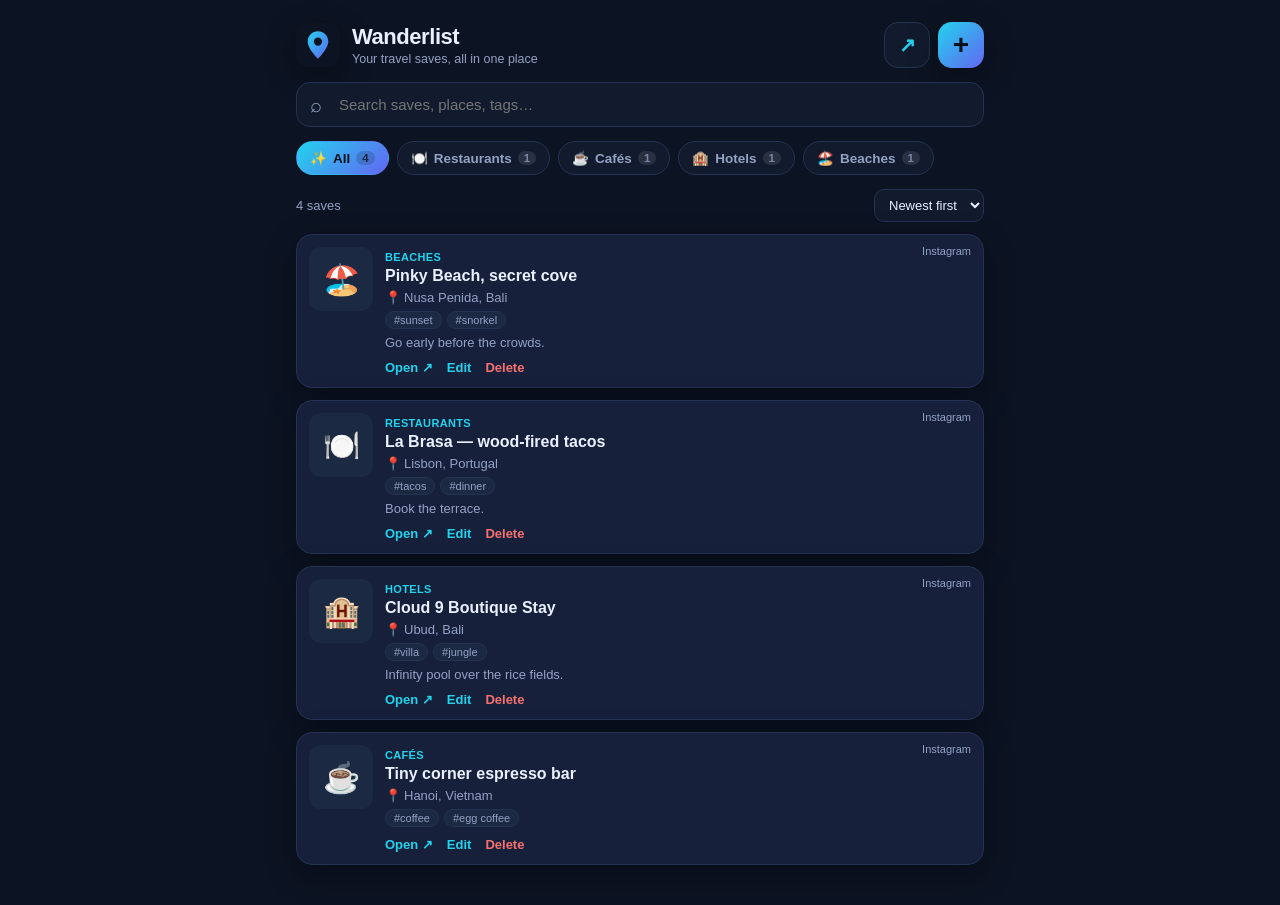
<file: wanderlist/index.html>
<!DOCTYPE html>
<html lang="en">
<head>
  <meta charset="UTF-8" />
  <meta name="viewport" content="width=device-width, initial-scale=1, viewport-fit=cover" />
  <meta name="theme-color" content="#0c1322" />
  <title>Wanderlist — Travel Saves</title>
  <meta name="description" content="Save travel spots straight from Instagram and filter them by category." />
  <link rel="manifest" href="manifest.webmanifest" />
  <link rel="icon" href="assets/icon.svg" type="image/svg+xml" />
  <link rel="apple-touch-icon" href="assets/icon.svg" />
  <link rel="stylesheet" href="css/styles.css" />
</head>
<body>
  <div class="app">
    <!-- Header -->
    <header class="topbar">
      <div class="brand">
        <img src="assets/icon.svg" alt="" class="brand-logo" />
        <div>
          <h1>Wanderlist</h1>
          <p class="tagline">Your travel saves, all in one place</p>
        </div>
      </div>
      <div class="topbar-actions">
        <button id="helpBtn" class="icon-btn ghost" aria-label="How to share from Instagram">↗</button>
        <button id="addBtn" class="icon-btn" aria-label="Add a saved place">+</button>
      </div>
    </header>

    <!-- Search -->
    <div class="search-wrap">
      <span class="search-icon">⌕</span>
      <input id="search" type="search" placeholder="Search saves, places, tags…" autocomplete="off" />
    </div>

    <!-- Category filter chips -->
    <nav id="filters" class="filters" aria-label="Filter by category"></nav>

    <!-- Count / sort row -->
    <div class="meta-row">
      <span id="count" class="count">0 saves</span>
      <select id="sort" class="sort" aria-label="Sort saves">
        <option value="new">Newest first</option>
        <option value="old">Oldest first</option>
        <option value="az">Title A–Z</option>
      </select>
    </div>

    <!-- Saves list -->
    <main id="list" class="list" aria-live="polite"></main>

    <!-- Empty state -->
    <section id="empty" class="empty" hidden>
      <div class="empty-emoji">🧭</div>
      <h2>No saves yet</h2>
      <p>Set up one-tap saving from Instagram's <b>Share</b> sheet,<br/>
         or just tap <b>+</b> to paste a link.</p>
      <div class="empty-actions">
        <button id="emptyHelpBtn" class="btn-primary">Set up Instagram sharing</button>
        <button id="emptyAddBtn" class="btn-ghost">Paste a link</button>
      </div>
    </section>
  </div>

  <!-- Add / Review bottom sheet -->
  <div id="sheet" class="sheet-backdrop" hidden>
    <div class="sheet" role="dialog" aria-modal="true" aria-labelledby="sheetTitle">
      <div class="sheet-handle"></div>
      <button id="sheetClose" class="sheet-close" aria-label="Close">✕</button>
      <h2 id="sheetTitle">Save a place</h2>

      <label class="field">
        <span>Instagram link or any URL</span>
        <input id="f-url" type="url" inputmode="url" placeholder="https://www.instagram.com/p/…" />
      </label>

      <label class="field">
        <span>Title</span>
        <input id="f-title" type="text" placeholder="e.g. Sunset Beach Café" />
      </label>

      <label class="field">
        <span>Category</span>
        <select id="f-category"></select>
      </label>

      <label class="field">
        <span>Location</span>
        <input id="f-location" type="text" placeholder="e.g. Bali, Indonesia" />
      </label>

      <label class="field">
        <span>Tags <small>(comma separated)</small></span>
        <input id="f-tags" type="text" placeholder="seafood, sunset, cheap eats" />
      </label>

      <label class="field">
        <span>Notes</span>
        <textarea id="f-note" rows="2" placeholder="Why you want to go…"></textarea>
      </label>

      <p id="autohint" class="autohint" hidden></p>

      <div class="sheet-actions">
        <button id="cancelBtn" class="btn-ghost">Cancel</button>
        <button id="saveBtn" class="btn-primary">Save</button>
      </div>
    </div>
  </div>

  <!-- Help: set up Instagram sharing -->
  <div id="help" class="sheet-backdrop" hidden>
    <div class="sheet" role="dialog" aria-modal="true" aria-labelledby="helpTitle">
      <div class="sheet-handle"></div>
      <h2 id="helpTitle">Share from Instagram → Wanderlist</h2>
      <p class="help-lead">iPhones only let <b>Shortcuts</b> (not websites) appear in the Share sheet.
        Set this up once and you'll get a one-tap <b>Share → Wanderlist</b> from Instagram.</p>

      <ol class="help-steps">
        <li>Open the <b>Shortcuts</b> app → tap <b>+</b> to create a new shortcut.</li>
        <li>Tap the <b>ⓘ / settings</b> icon → turn on <b>Show in Share Sheet</b>. Under
            <b>Share Sheet Types</b> keep <b>URLs</b> (and Safari web pages) on.</li>
        <li>Add the action <b>Open URLs</b> (search "Open URLs").</li>
        <li>In the URL box, paste the line below, then place your cursor right after
            <code>url=</code> and tap the <b>Shortcut Input</b> variable to insert it:</li>
      </ol>

      <div class="copybox">
        <code id="shortcutUrl">https://prodigital97.github.io/Claude/wanderlist/index.html?autosave=1&amp;url=</code>
        <button id="copyUrlBtn" class="btn-ghost copy-btn">Copy</button>
      </div>

      <ol class="help-steps" start="5">
        <li>Name it <b>Wanderlist</b> (and pick the app icon if you like) → <b>Done</b>.</li>
        <li>In Instagram: open a post → <b>Share (paper-plane)</b> → <b>Share to…</b> →
            scroll to <b>Wanderlist</b>. It saves automatically. 🎉</li>
      </ol>

      <p class="help-note">Tip: remove <code>autosave=1&amp;</code> from the link if you'd rather
        review &amp; edit each save (category, notes) before it's added.</p>

      <div class="sheet-actions">
        <button id="helpCloseBtn" class="btn-primary" style="flex:1">Got it</button>
      </div>
    </div>
  </div>

  <!-- Toast -->
  <div id="toast" class="toast" hidden></div>

  <script src="js/app.js"></script>
</body>
</html>
</file>
<file: css/styles.css>
:root {
  /* ATLAS — pocket-OS dark theme */
  --bg: #0a0b0e;
  --bg-soft: #131419;
  --card: #16171d;
  --card-2: #1d1f27;
  --line: #262832;
  --text: #f4f5f7;
  --muted: #8b909c;
  --primary: #ff6a3d;
  --primary-2: #ff8a4c;
  --green: #34d399;
  --red: #fb5570;
  --amber: #ffc24b;
  --on-primary: #0a0b0e;
  --nav-bg: rgba(10, 11, 14, .88);
  --bg-grad: #17121b;
  --radius: 20px;
  /* pillar accents */
  --body-c: #ff6a3d;
  --mind-c: #a78bfa;
  --money-c: #34d399;
  --life-c: #38bdf8;
  --font: 'Space Grotesk', -apple-system, BlinkMacSystemFont, 'Segoe UI', Roboto, sans-serif;
  --mono: 'JetBrains Mono', ui-monospace, 'SF Mono', Menlo, monospace;
  --safe-top: env(safe-area-inset-top, 0px);
  --safe-bottom: env(safe-area-inset-bottom, 0px);
}

/* ============ Themes ============ */
[data-theme="neon"] {
  --bg: #0a0a0a; --bg-soft: #151515; --card: #1a1a1a; --card-2: #242424; --line: #2f2f2f;
  --text: #f4f4f4; --muted: #9b9b9b; --primary: #c8ff00; --primary-2: #aef000;
  --green: #c8ff00; --red: #ff5470; --amber: #e9ff7a;
  --on-primary: #0a0a0a; --nav-bg: rgba(10,10,10,.94); --bg-grad: #1e1e10;
}
[data-theme="violet"] {
  --bg: #0c0a14; --bg-soft: #161226; --card: #1b1630; --card-2: #251d42; --line: #2f2654;
  --text: #efeaff; --muted: #a99fce; --primary: #a855f7; --primary-2: #c07cff;
  --green: #34d399; --red: #fb7185; --amber: #fbbf24;
  --on-primary: #ffffff; --nav-bg: rgba(12,10,20,.92); --bg-grad: #241546;
}
[data-theme="ocean"] {
  --bg: #04141b; --bg-soft: #0a2330; --card: #0d2a3a; --card-2: #123a4f; --line: #1b4b63;
  --text: #e7f6fb; --muted: #8fb6c6; --primary: #22d3ee; --primary-2: #38e0c4;
  --green: #2dd4bf; --red: #ff6b81; --amber: #fbbf24;
  --on-primary: #04141b; --nav-bg: rgba(4,20,27,.92); --bg-grad: #0a3a4a;
}
[data-theme="crimson"] {
  --bg: #140a0d; --bg-soft: #211216; --card: #28161b; --card-2: #341d24; --line: #44272f;
  --text: #fbeaee; --muted: #c79aa4; --primary: #ff4d5e; --primary-2: #ff7a4d;
  --green: #34d399; --red: #ff4d5e; --amber: #ffb347;
  --on-primary: #ffffff; --nav-bg: rgba(20,10,13,.92); --bg-grad: #3a1018;
}
[data-theme="pastel"] {
  --bg: #f3f1ee; --bg-soft: #ffffff; --card: #ffffff; --card-2: #f6f1ff; --line: #e6e1da;
  --text: #211d2b; --muted: #76707f; --primary: #b07cff; --primary-2: #d2a8ff;
  --green: #57c785; --red: #ef5d7a; --amber: #efb83d;
  --on-primary: #ffffff; --nav-bg: rgba(255,255,255,.92); --bg-grad: #efe7ff;
}
[data-theme="academia"] {
  --bg: #241c14; --bg-soft: #2f2519; --card: #34291c; --card-2: #3f3324; --line: #4c3d2a;
  --text: #efe5d2; --muted: #b6a384; --primary: #c8a86a; --primary-2: #ddbf86;
  --green: #9fae66; --red: #c8705a; --amber: #e0b964;
  --on-primary: #2a2013; --nav-bg: rgba(36,28,20,.94); --bg-grad: #3c2d1c;
}
[data-theme="arsenal"] {
  --bg: #f4f5f7; --bg-soft: #ffffff; --card: #ffffff; --card-2: #fff1f2; --line: #e8e2e3;
  --text: #1a1416; --muted: #897e80; --primary: #ef0107; --primary-2: #ff3b40;
  --green: #1f9d57; --red: #ef0107; --amber: #e2952a;
  --on-primary: #ffffff; --nav-bg: rgba(255,255,255,.94); --bg-grad: #ffe1e2;
}

/* ----- Wallpaper themes (background art + frosted cards) ----- */
[data-theme="academia"] body, [data-theme="arsenal"] body { background: transparent; }
[data-theme="academia"] body::before,
[data-theme="arsenal"] body::before {
  content: ""; position: fixed; inset: 0; z-index: -1;
  background-size: cover; background-position: center;
}
[data-theme="academia"] body::before { background-image: url("../assets/bg-academia.svg"); }
[data-theme="arsenal"]  body::before { background-image: url("../assets/bg-arsenal.svg"); }

[data-theme="academia"] .card, [data-theme="arsenal"] .card,
[data-theme="academia"] .task, [data-theme="arsenal"] .task,
[data-theme="academia"] .stat, [data-theme="arsenal"] .stat,
[data-theme="academia"] .js-stat, [data-theme="arsenal"] .js-stat,
[data-theme="academia"] .meal-card, [data-theme="arsenal"] .meal-card,
[data-theme="academia"] .friend-card, [data-theme="arsenal"] .friend-card,
[data-theme="academia"] .lb-row, [data-theme="arsenal"] .lb-row,
[data-theme="academia"] .cal-cell, [data-theme="arsenal"] .cal-cell,
[data-theme="academia"] .modal-card, [data-theme="arsenal"] .modal-card,
[data-theme="academia"] .auth-card, [data-theme="arsenal"] .auth-card {
  background: color-mix(in srgb, var(--card) 80%, transparent);
  backdrop-filter: blur(7px); -webkit-backdrop-filter: blur(7px);
}
/* Tint the emoji icons to match each theme */
[data-theme="academia"] .t-emoji, [data-theme="academia"] .nav-btn .ico,
[data-theme="academia"] .fast-title, [data-theme="academia"] .brand-badge {
  filter: sepia(0.5) saturate(0.8) brightness(0.96);
}
[data-theme="arsenal"] .nav-btn .ico { filter: saturate(1.1); }

* { box-sizing: border-box; -webkit-tap-highlight-color: transparent; }
/* Buttons don't inherit color/font from the page by default in most browsers —
   without this, custom button-based tiles (app tiles, pillar rings, etc.) silently
   fall back to the OS's default button text color (often black) instead of the theme. */
button { color: inherit; font: inherit; }
/* Snappier taps: kill the 300ms delay + give every control an instant press feel. */
button, a, .nav-btn, .swatch, .tab, .seg button, .mood-btn, .food-item .fi-body,
input[type="checkbox"], input[type="radio"], label.ai-toggle, [data-calc], [role="tab"] {
  touch-action: manipulation;
}
button, .nav-btn, .swatch, .tab, .seg button, .mood-btn, .food-item .fi-body {
  transition: transform .07s ease, opacity .07s ease;
}
button:active, .nav-btn:active, .swatch:active, .tab:active, .seg button:active,
.mood-btn:active, .food-item .fi-body:active, .btn:active, .icon-btn:active,
.task:active, .fr-item:active, .habit:active { transform: scale(.96); }
html, body { margin: 0; padding: 0; }
body {
  font-family: var(--font);
  background: radial-gradient(1100px 560px at 50% -12%, var(--bg-grad) 0%, var(--bg) 52%);
  color: var(--text);
  min-height: 100vh;
  -webkit-font-smoothing: antialiased;
  overscroll-behavior-y: none;
}
/* ATLAS type helpers */
.mono { font-family: var(--mono); }
.eyebrow { font-family: var(--mono); font-size: 10px; font-weight: 700; letter-spacing: .14em; text-transform: uppercase; color: var(--muted); }

.hidden { display: none !important; }
.muted { color: var(--muted); }
.tiny { font-size: 12px; }
.center { text-align: center; }

/* ---------- Splash ---------- */
.splash {
  position: fixed; inset: 0; z-index: 50;
  display: flex; flex-direction: column; align-items: center; justify-content: center;
  background: var(--bg); transition: opacity .35s ease;
}
.splash.fade { opacity: 0; pointer-events: none; }
.splash-logo {
  font-weight: 900; font-size: 72px; letter-spacing: -2px;
  background: linear-gradient(135deg, var(--primary), var(--amber));
  -webkit-background-clip: text; background-clip: text; color: transparent;
  animation: pop .5s ease;
}
.splash-text { letter-spacing: 14px; font-weight: 800; color: var(--muted); margin-left: 14px; }
@keyframes pop { from { transform: scale(.7); opacity: 0; } to { transform: scale(1); opacity: 1; } }

/* ---------- Auth ---------- */
.screen { min-height: 100vh; }
.auth { display: flex; align-items: center; justify-content: center; padding: 24px; }
.auth-card {
  width: 100%; max-width: 420px; background: var(--card);
  border: 1px solid var(--line); border-radius: 24px; padding: 26px 22px;
  box-shadow: 0 20px 60px rgba(0,0,0,.4);
}
.brand { text-align: center; margin-bottom: 18px; }
.brand-badge {
  width: 64px; height: 64px; margin: 0 auto 10px; border-radius: 18px;
  display: grid; place-items: center; font-weight: 900; font-size: 26px; color: #1a1205;
  background: linear-gradient(135deg, var(--amber), var(--primary));
}
.brand h1 { margin: 6px 0 2px; font-size: 22px; }
.tabs { display: flex; background: var(--bg-soft); border-radius: 12px; padding: 4px; margin-bottom: 16px; }
.tab {
  flex: 1; border: 0; background: transparent; color: var(--muted);
  padding: 10px; border-radius: 9px; font-weight: 700; font-size: 14px;
}
.tab.active { background: var(--card-2); color: var(--text); }
.auth-form { display: flex; flex-direction: column; gap: 12px; }
label { display: flex; flex-direction: column; gap: 6px; font-size: 13px; color: var(--muted); font-weight: 600; }
input, textarea, select {
  width: 100%; background: var(--bg-soft); border: 1px solid var(--line); color: var(--text);
  border-radius: 12px; padding: 13px 14px; font-size: 16px; font-family: inherit;
}
input:focus, textarea:focus { outline: none; border-color: var(--primary); }
textarea { resize: vertical; }
.form-msg { min-height: 18px; font-size: 13px; margin: 10px 0 0; text-align: center; }
.form-msg.error { color: var(--red); }
.form-msg.ok { color: var(--green); }
.offline-note { text-align: center; margin-top: 8px; }

/* ---------- Buttons ---------- */
.btn {
  border: 1px solid var(--line); background: var(--card-2); color: var(--text);
  padding: 13px 16px; border-radius: 12px; font-weight: 700; font-size: 15px; cursor: pointer;
}
.btn:active { transform: scale(.98); }
.btn.block { width: 100%; }
.btn.primary { background: linear-gradient(135deg, var(--primary), var(--primary-2)); border: 0; color: var(--on-primary); }
.btn.danger { background: transparent; border-color: var(--red); color: var(--red); }
.icon-btn {
  width: 42px; height: 42px; border-radius: 12px; border: 1px solid var(--line);
  background: var(--card); color: var(--text); font-size: 18px; cursor: pointer;
}

/* ---------- App shell ---------- */
.app { padding-bottom: calc(76px + var(--safe-bottom)); }
.app-header {
  position: sticky; top: 0; z-index: 10;
  display: flex; align-items: center; justify-content: space-between;
  padding: calc(14px + var(--safe-top)) 18px 14px;
  background: linear-gradient(180deg, var(--bg) 60%, transparent);
  backdrop-filter: blur(6px);
}
.hello { font-size: 13px; }
.day-pill { font-size: 22px; font-weight: 900; }
main#views { padding: 4px 16px 24px; max-width: 560px; margin: 0 auto; }

.card {
  background: var(--card); border: 1px solid var(--line); border-radius: var(--radius);
  padding: 16px; margin-bottom: 14px;
}
.card h3 { margin: 0 0 8px; font-size: 15px; }
.view-title { font-size: 20px; margin: 8px 2px 14px; }

/* ---------- Hero ring ---------- */
.hero { display: flex; align-items: center; gap: 18px; }
.hero-ring { position: relative; width: 120px; height: 120px; flex: none; }
.ring { width: 120px; height: 120px; transform: rotate(-90deg); }
.ring-bg { fill: none; stroke: var(--bg-soft); stroke-width: 12; }
.ring-fg {
  fill: none; stroke: url(#g); stroke: var(--primary); stroke-width: 12; stroke-linecap: round;
  stroke-dasharray: 326.7; stroke-dashoffset: 326.7; transition: stroke-dashoffset .6s ease, stroke .3s;
}
.ring-center { position: absolute; inset: 0; display: grid; place-items: center; text-align: center; }
.ring-pct { font-size: 26px; font-weight: 900; }
.hero-meta { flex: 1; }
.today-date { font-size: 17px; font-weight: 700; margin-bottom: 8px; }
.status-chip { display: inline-block; padding: 5px 11px; border-radius: 999px; font-size: 12px; font-weight: 800; }
.status-chip.pending { background: rgba(255,194,75,.15); color: var(--amber); }
.status-chip.done { background: rgba(47,212,122,.16); color: var(--green); }
#streak-line { margin-top: 8px; }

/* ---------- Task list ---------- */
.tasklist { display: flex; flex-direction: column; gap: 10px; margin-bottom: 14px; }
.task {
  display: flex; align-items: center; gap: 14px; padding: 15px 16px;
  background: var(--card); border: 1px solid var(--line); border-radius: var(--radius);
  cursor: pointer;
  /* Press must be instant, release can settle — a tap that only answers after
     the network round-trip is what made these tiles feel broken. */
  transition: transform .18s cubic-bezier(.2,.9,.3,1), border-color .2s, background .2s;
}
/* This used to be scale(.995) — a half-percent nudge, invisible on a phone —
   and being later in the file it beat the global scale(.96) press state. */
.task:active { transform: scale(.97); background: var(--card-2); transition-duration: .06s; }
/* Tinted from the theme's own --green so the done state matches the check in
   every theme; it was pinned to one hard-coded green regardless of theme. */
.task.done {
  background: linear-gradient(135deg, color-mix(in srgb, var(--green) 13%, transparent), var(--card));
  border-color: color-mix(in srgb, var(--green) 45%, transparent);
}
.task .check {
  width: 30px; height: 30px; flex: none; border-radius: 50%;
  border: 2px solid var(--line); display: grid; place-items: center;
  font-size: 16px; color: transparent;
  transition: background .2s, border-color .2s, color .2s, transform .2s;
}
.task.done .check { background: var(--green); border-color: var(--green); color: var(--on-primary); }
/* Only the tile you just tapped pops, and only for that one render — enough
   to confirm the tap landed without every done tile twitching on repaint. */
@keyframes checkPop {
  0%   { transform: scale(.6); }
  55%  { transform: scale(1.18); }
  100% { transform: scale(1); }
}
.task.pop .check { animation: checkPop .34s cubic-bezier(.2,.9,.3,1); }
.task .t-emoji { font-size: 22px; }
.task .t-body { flex: 1; min-width: 0; }
.task .t-title { font-weight: 700; font-size: 15px; letter-spacing: -.01em; }
.task .t-sub { font-size: 12px; color: var(--muted); margin-top: 1px; }
/* A finished task should recede, not keep shouting for attention. */
.task.done .t-title { color: color-mix(in srgb, var(--text) 82%, transparent); }
@media (prefers-reduced-motion: reduce) {
  .task, .task .check { transition: none; }
  .task.pop .check { animation: none; }
  .task:active { transform: none; }
}

/* Water task */
.water-task { display: block; cursor: default; }
.water-head { display: flex; align-items: center; gap: 14px; }

/* Today's compact water widget: quick-add buttons + a small jar on the right */
.water-task-compact { display: flex; align-items: center; gap: 14px; cursor: default; }
.wtc-side { flex: 1; min-width: 0; display: flex; flex-direction: column; gap: 12px; }
.wtc-quick .btn { padding: 8px 4px; font-size: 12px; min-width: 0; }
.wtc-jar { flex: none; }
.wtc-jar .jar-mini { width: 62px; height: 82px; }

/* mood meter */
.mood-buttons { display: flex; gap: 6px; margin-bottom: 6px; }
.mood-btn {
  flex: 1; min-width: 0; border: 1px solid var(--line); background: var(--card); color: var(--muted);
  border-radius: 14px; padding: 10px 2px; cursor: pointer;
  display: flex; flex-direction: column; align-items: center; gap: 3px;
}
.mood-btn .mood-emoji { font-size: 22px; filter: grayscale(.5); transition: filter .15s; }
.mood-btn .mood-label { font-size: 10px; font-weight: 700; }
.mood-btn.sel { border-color: var(--mc); background: color-mix(in srgb, var(--mc) 18%, var(--card)); color: var(--text); }
.mood-btn.sel .mood-emoji { filter: none; }
.mood-btn:active { transform: scale(.95); }
.mt-dots { display: flex; gap: 5px; flex-wrap: wrap; }
.mt-dot { width: 20px; height: 20px; border-radius: 6px; border: 1px solid var(--line); }
.gt-legend { display: flex; flex-wrap: wrap; gap: 10px; margin-top: 10px; }
.gt-key { display: flex; align-items: center; gap: 5px; font-size: 11px; color: var(--muted); }
.gt-key i { width: 11px; height: 11px; border-radius: 3px; display: inline-block; }

/* custom habits */
.extra-head { font-size: 13px; font-weight: 800; margin: 18px 2px 10px; }
.task.habit { padding: 13px 16px; }
.task.habit.done { background: linear-gradient(135deg, rgba(74,168,255,.12), var(--card)); border-color: rgba(74,168,255,.4); }
.task.habit.done .check { background: #4aa8ff; border-color: #4aa8ff; color: #04223f; }
.habit-del { border: 0; background: transparent; color: var(--muted); font-size: 15px; padding: 4px 6px; cursor: pointer; }

/* Businesses — work log */
.biz-overall { display: flex; justify-content: space-between; align-items: center; gap: 8px; background: var(--bg-soft); border: 1px solid var(--line); border-radius: 12px; padding: 10px 12px; margin-bottom: 8px; }
.biz-ov-lbl { font-size: 12px; font-weight: 700; color: var(--muted); }
.biz-ov-val { font-size: 12px; color: var(--muted); text-align: right; }
.biz-ov-val b { color: var(--text); }
.biz-select { width: 100%; margin-bottom: 8px; font-weight: 700; }
.biz-card { background: var(--card); border: 1px solid var(--line); border-radius: 14px; padding: 12px 14px; margin-bottom: 10px; }
.biz-top { display: flex; justify-content: space-between; align-items: baseline; gap: 8px; margin-bottom: 8px; }
.biz-name { font-weight: 700; font-size: 15px; }
.biz-tot { font-size: 12px; color: var(--muted); white-space: nowrap; }
.biz-row { display: flex; align-items: center; gap: 6px; margin-top: 6px; flex-wrap: wrap; }
.biz-lbl { font-size: 12px; color: var(--muted); width: 42px; flex: none; }
.biz-q { border: 1px solid var(--line); background: var(--bg-soft); color: var(--text); border-radius: 9px; padding: 6px 9px; font-size: 12px; font-weight: 700; cursor: pointer; }
.biz-min, .biz-task { width: 62px; padding: 6px 8px; text-align: center; }
.biz-clear { border: 0; background: transparent; color: var(--muted); font-size: 14px; padding: 4px 6px; cursor: pointer; margin-left: auto; }
.biz-setting-row { display: flex; justify-content: space-between; align-items: center; padding: 8px 2px; border-bottom: 1px solid var(--line); }
.biz-setting-row:last-child { border-bottom: 0; }
.biz-stat { padding: 10px 0; border-bottom: 1px solid var(--line); }
.biz-stat:last-child { border-bottom: 0; }
.biz-stat-name { font-weight: 700; font-size: 14px; margin-bottom: 4px; }
.biz-stat-nums { display: flex; gap: 14px; font-size: 13px; color: var(--muted); margin-bottom: 3px; }
.biz-stat-nums b { color: var(--text); }
.add-habit { display: flex; gap: 8px; margin-bottom: 16px; }
.add-habit input { flex: 1; }
.add-habit .btn { flex: none; }

.notes-field { display: block; }
.notes-field textarea { margin-top: 6px; }
.save-day { margin-bottom: 6px; }

/* ---------- Date bar (diet) ---------- */
.date-bar { display: flex; align-items: center; gap: 10px; margin-bottom: 14px; }
.date-bar-mid { flex: 1; display: flex; flex-direction: column; align-items: center; gap: 2px; }
.date-bar-mid input[type=date] { width: 100%; text-align: center; padding: 9px; }
.date-bar-mid .muted { margin-top: 0; }

/* ---------- Segmented control / Journey ---------- */
.seg { display: flex; gap: 6px; background: var(--bg-soft); padding: 4px; border-radius: 12px; margin-bottom: 12px; }
.seg button { flex: 1; border: 0; background: transparent; color: var(--muted); padding: 9px 4px; border-radius: 9px; font-weight: 700; font-size: 13px; cursor: pointer; }
.seg button.active { background: var(--card-2); color: var(--text); }
.journey-summary { display: flex; gap: 12px; margin-bottom: 12px; }
.js-stat { flex: 1; background: var(--card); border: 1px solid var(--line); border-radius: var(--radius); padding: 14px; text-align: center; }
.js-stat b { display: block; font-size: 22px; font-weight: 900; }
.js-stat span { font-size: 12px; color: var(--muted); }

/* ---------- Calendar ---------- */
.legend { display: flex; flex-wrap: wrap; gap: 14px; margin-bottom: 14px; font-size: 12px; color: var(--muted); }
.legend i { display: inline-block; width: 12px; height: 12px; border-radius: 4px; margin-right: 5px; vertical-align: -1px; }
.dot.done { background: var(--green); }
.dot.partial { background: var(--amber); }
.dot.miss { background: var(--red); }
.dot.today { background: var(--amber); }
.dot.future { background: var(--bg-soft); border: 1px solid var(--line); }
.calendar-grid { display: grid; grid-template-columns: repeat(7, 1fr); gap: 6px; }
.cal-nav { display: flex; align-items: center; justify-content: space-between; gap: 10px; margin-bottom: 12px; }
.cal-month-label { flex: 1; text-align: center; font-weight: 800; font-size: 17px; letter-spacing: .01em; }
.cal-nav .icon-btn:disabled { opacity: .35; }
.cal-dow {
  text-align: center; font-size: 9px; font-weight: 700; letter-spacing: .1em;
  color: var(--muted); padding: 2px 0 4px; text-transform: uppercase;
}
.cal-blank { aspect-ratio: 1; }
.cal-cell {
  aspect-ratio: 1; border-radius: 12px; display: flex; flex-direction: column;
  align-items: center; justify-content: center; gap: 1px;
  background: var(--bg-soft); border: 1px solid var(--line); color: var(--muted);
  transition: transform .1s ease;
}
.cal-cell .cc-num { font-weight: 800; font-size: 14px; line-height: 1; }
.cal-cell .cc-date { font-family: var(--mono); font-size: 7px; opacity: .7; line-height: 1; min-height: 7px; }
.cal-cell.editable { cursor: pointer; }
.cal-cell.editable:active { transform: scale(.9); }
.cal-cell.pre { opacity: .3; border-style: dashed; }
.cal-cell.done { background: linear-gradient(135deg, var(--green), #1aa75c); color: #04210f; border: 0; box-shadow: 0 3px 10px color-mix(in srgb, var(--green) 30%, transparent); }
.cal-cell.partial { background: rgba(255,194,75,.20); color: var(--amber); border-color: rgba(255,194,75,.45); }
.cal-cell.miss { background: rgba(255,84,112,.14); color: var(--red); border-color: rgba(255,84,112,.35); }
.cal-cell.today { outline: 2px solid var(--amber); outline-offset: 1px; color: var(--text); animation: todaypulse 2.4s ease-in-out infinite; }
@keyframes todaypulse {
  0%, 100% { outline-color: var(--amber); }
  50% { outline-color: color-mix(in srgb, var(--amber) 35%, transparent); }
}

/* ---------- Stats ---------- */
.stats-grid { display: grid; grid-template-columns: 1fr 1fr; gap: 12px; margin-bottom: 14px; }
.stat {
  background: var(--card); border: 1px solid var(--line); border-radius: var(--radius); padding: 16px;
}
.stat .num { font-size: 28px; font-weight: 900; }
.stat .lbl { font-size: 12px; color: var(--muted); margin-top: 2px; }
.bar-row { margin: 10px 0; }
.bar-row .bl { display: flex; justify-content: space-between; font-size: 13px; margin-bottom: 5px; }
.bar { height: 9px; border-radius: 99px; background: var(--bg-soft); overflow: hidden; }
.bar > span { display: block; height: 100%; background: linear-gradient(90deg, var(--primary), var(--amber)); border-radius: 99px; }

/* ---------- Leaderboard ---------- */
.lb-row {
  display: flex; align-items: center; gap: 12px; padding: 14px 16px;
  background: var(--card); border: 1px solid var(--line); border-radius: var(--radius); margin-bottom: 10px;
}
.lb-rank { width: 28px; font-weight: 900; font-size: 17px; text-align: center; color: var(--muted); }
.lb-row.me { border-color: var(--primary); }
.lb-name { flex: 1; font-weight: 700; }
.lb-name small { display: block; color: var(--muted); font-weight: 500; }
.lb-stat { text-align: right; }
.lb-stat b { font-size: 18px; }

/* ---------- Fasting ---------- */
.fast-card { padding: 16px; }
.fast-head { display: flex; align-items: center; justify-content: space-between; margin-bottom: 8px; }
.fast-title { font-weight: 800; font-size: 15px; }
.fast-mark { font-size: 12px; font-weight: 800; padding: 5px 10px; border-radius: 999px; background: rgba(255,194,75,.15); color: var(--amber); }
.fast-card label { margin-top: 8px; }
.fast-ring-wrap { position: relative; width: 160px; height: 160px; margin: 14px auto 4px; }
.fast-ring-wrap .ring { width: 160px; height: 160px; transform: rotate(-90deg); }
.fast-center { position: absolute; inset: 0; display: grid; place-items: center; text-align: center; }
.fast-elapsed { font-size: 28px; font-weight: 900; font-variant-numeric: tabular-nums; letter-spacing: 1px; }
.fast-times { display: flex; align-items: center; justify-content: space-between; font-size: 12px; color: var(--muted); margin: 8px 2px 14px; }
.fast-edit-box { margin: 0 0 12px; }
.row-2 { display: grid; grid-template-columns: 1fr 1fr; gap: 10px; margin-top: 10px; }
.fh-row { display: flex; align-items: center; gap: 10px; font-size: 13px; padding: 9px 0; }
.fh-date { width: 58px; color: var(--muted); flex: none; }
.fh-dur { font-weight: 700; flex: 1; }
.fh-mark { color: var(--green); font-weight: 600; }
.fh-edit-form { padding: 10px 0 0; }
.fh-edit-form label { font-size: 11px; }

/* ---------- Diet ---------- */
.diet-summary { padding: 18px 16px; }
.cal-head { display: flex; align-items: center; justify-content: space-between; }
.cal-big { font-size: 26px; font-weight: 900; }
.cal-big .muted { font-size: 14px; font-weight: 600; }
.cal-ring-wrap { width: 80px; height: 80px; flex: none; }
.ring.small { width: 80px; height: 80px; transform: rotate(-90deg); }
.ring.small .ring-bg { stroke-width: 9; }
.ring.small .ring-fg { stroke-width: 9; stroke: #2fd47a; stroke-dasharray: 213.6; stroke-dashoffset: 213.6; transition: stroke-dashoffset .5s ease, stroke .3s; }
.macro-bars { margin-top: 14px; display: flex; flex-direction: column; gap: 10px; }
.macro { }
.macro .ml { display: flex; justify-content: space-between; font-size: 12px; margin-bottom: 4px; color: var(--muted); }
.macro .ml b { color: var(--text); }
.macro .bar { height: 8px; }
.macro.p .bar > span { background: #ff7a48; }
.macro.c .bar > span { background: #4aa8ff; }
.macro.f .bar > span { background: #ffc24b; }
.macro.s .bar > span { background: #ff6b9d; }
.macro.over .ml b { color: var(--red); }
.macro.over .bar > span { background: var(--red); }

.meal-card { background: var(--card); border: 1px solid var(--line); border-radius: var(--radius); padding: 14px 16px; margin-bottom: 12px; }
.meal-top { display: flex; align-items: center; justify-content: space-between; margin-bottom: 6px; }
.meal-top .mt-name { font-weight: 800; }
.meal-top .mt-cal { font-size: 13px; color: var(--muted); }
.food-item { display: flex; align-items: center; gap: 10px; padding: 9px 0; border-top: 1px solid var(--line); }
.food-item .fi-body { flex: 1; min-width: 0; cursor: pointer; }
.food-item .fi-edit-hint { color: var(--primary); opacity: .8; }
.food-item .fi-name { font-size: 14px; font-weight: 600; white-space: nowrap; overflow: hidden; text-overflow: ellipsis; }
.food-item .fi-sub { font-size: 11px; color: var(--muted); }
.food-item .fi-cal { font-size: 13px; font-weight: 700; }
.food-item .fi-del { border: 0; background: transparent; color: var(--red); font-size: 17px; padding: 2px 6px; cursor: pointer; }
.add-food-btn { width: 100%; margin-top: 10px; border: 1px dashed var(--line); background: transparent; color: var(--primary); padding: 10px; border-radius: 12px; font-weight: 700; cursor: pointer; }

.goal-grid, .goal-targets { display: grid; grid-template-columns: 1fr 1fr; gap: 10px; margin: 10px 0; }
.goal-targets { grid-template-columns: 1fr 1fr; }

.danger-zone { border-color: rgba(255,84,112,.4); }
.danger-zone input { margin-bottom: 10px; }
/* Account section */
.acct-block { padding: 12px 0; border-top: 1px solid var(--line); }
.acct-block:first-of-type { border-top: 0; }
.acct-label { font-size: 13px; font-weight: 700; margin-bottom: 8px; }
.acct-block input { margin-bottom: 8px; }
.au-reset { margin-top: 8px; }

/* ---------- Day editor water stepper ---------- */
.water-edit { display: flex; align-items: center; gap: 12px; }
.water-edit .wstep {
  width: 38px; height: 38px; flex: none; border-radius: 10px; border: 1px solid var(--line);
  background: var(--bg-soft); color: var(--text); font-size: 20px; font-weight: 700; cursor: pointer;
}
.water-edit .wstep:active { transform: scale(.9); }

/* ---------- Theme picker ---------- */
.theme-grid { display: grid; grid-template-columns: repeat(3, 1fr); gap: 10px; margin-top: 10px; }
.swatch { border: 1px solid var(--line); background: var(--bg-soft); border-radius: 14px; padding: 8px; cursor: pointer; display: flex; flex-direction: column; align-items: center; gap: 7px; }
.swatch.active { border-color: var(--primary); box-shadow: 0 0 0 2px var(--primary) inset; }
.sw-preview { width: 100%; height: 42px; border-radius: 9px; display: flex; align-items: center; justify-content: flex-end; padding-right: 8px; border: 1px solid rgba(255,255,255,.08); }
.sw-preview i { width: 16px; height: 16px; border-radius: 50%; }
.sw-name { font-size: 12px; font-weight: 700; color: var(--text); }

/* ---------- Modal ---------- */
.modal { position: fixed; inset: 0; z-index: 60; background: rgba(4,9,18,.7); display: flex; align-items: flex-end; justify-content: center; }
.modal-card {
  width: 100%; max-width: 560px; background: var(--card); border: 1px solid var(--line);
  border-radius: 22px 22px 0 0; padding: 18px 16px calc(18px + var(--safe-bottom));
  max-height: 88vh; overflow-y: auto;
}
.modal-head { display: flex; align-items: center; justify-content: space-between; margin-bottom: 12px; }
.modal-head b { font-size: 17px; }
.coach-head-actions { display: flex; gap: 6px; }

/* AI Coach */
.coach-fab {
  position: fixed; right: 16px; bottom: calc(84px + var(--safe-bottom)); z-index: 40;
  width: 54px; height: 54px; border-radius: 50%; border: 0; cursor: pointer;
  background: linear-gradient(135deg, var(--primary), var(--primary-2)); color: var(--on-primary);
  font-size: 24px; box-shadow: 0 8px 22px rgba(0,0,0,.4);
}
.coach-card { display: flex; flex-direction: column; height: 82vh; }
.coach-msgs { flex: 1; overflow-y: auto; display: flex; flex-direction: column; gap: 10px; padding: 4px 2px; }
.cm { max-width: 85%; padding: 10px 13px; border-radius: 16px; font-size: 14px; line-height: 1.45; white-space: normal; word-wrap: break-word; }
.cm-user { align-self: flex-end; background: linear-gradient(135deg, var(--primary), var(--primary-2)); color: var(--on-primary); border-bottom-right-radius: 5px; }
.cm-model { align-self: flex-start; background: var(--bg-soft); border: 1px solid var(--line); border-bottom-left-radius: 5px; }
.cm-typing { display: flex; gap: 4px; align-items: center; }
.cm-typing span { width: 7px; height: 7px; border-radius: 50%; background: var(--muted); animation: blink 1.2s infinite both; }
.cm-typing span:nth-child(2) { animation-delay: .2s; }
.cm-typing span:nth-child(3) { animation-delay: .4s; }
@keyframes blink { 0%, 80%, 100% { opacity: .3; } 40% { opacity: 1; } }
.coach-input { display: flex; gap: 8px; align-items: flex-end; padding-top: 10px; border-top: 1px solid var(--line); margin-top: 8px; }
.coach-input textarea { flex: 1; resize: none; max-height: 96px; border-radius: 14px; padding: 11px 13px; }
.coach-input .btn { flex: none; }
.food-results { display: flex; flex-direction: column; gap: 8px; margin: 12px 0; min-height: 40px; }
.fr-item { display: flex; align-items: center; justify-content: space-between; gap: 10px; padding: 12px; background: var(--bg-soft); border: 1px solid var(--line); border-radius: 12px; cursor: pointer; }
.fr-item:active { border-color: var(--primary); }
.fr-name { font-size: 14px; font-weight: 600; }
.fr-sub { font-size: 11px; color: var(--muted); }
.fr-cal { font-size: 13px; font-weight: 700; white-space: nowrap; }
.fr-loading { color: var(--muted); font-size: 13px; text-align: center; padding: 8px; }
.fr-head { text-transform: uppercase; letter-spacing: .04em; margin: 2px 2px 2px; font-weight: 700; }
.manual-box { margin-top: 10px; }
.scan-row { display: flex; gap: 8px; }
.scan-row .btn { flex: 1; }
.scan-status { margin: 8px 2px; min-height: 14px; }
.ai-toggle { display: flex; flex-direction: row; align-items: center; gap: 8px; font-size: 12px; color: var(--muted); margin-top: 8px; }
.ai-toggle input { width: auto; }
.fx-toggle { display: flex; flex-direction: row; align-items: center; gap: 10px; font-size: 14px; padding: 8px 0; }
.fx-toggle input { width: auto; transform: scale(1.2); }
.scan-thumbs { display: flex; gap: 8px; flex-wrap: wrap; margin-top: 8px; }
.scan-thumbs img { width: 56px; height: 56px; object-fit: cover; border-radius: 8px; border: 1px solid var(--line, #333); cursor: pointer; }

/* Admin dashboard */
.admin-row { display: flex; justify-content: space-between; gap: 8px; padding: 8px 2px; border-bottom: 1px solid var(--line, #2a2a2a); font-size: 13px; }
.admin-row:last-child { border-bottom: 0; }
.admin-row .amono { font-variant-numeric: tabular-nums; color: var(--muted); white-space: nowrap; }
.admin-user { padding: 10px 2px; border-bottom: 1px solid var(--line, #2a2a2a); }
.admin-user .au-top { display: flex; justify-content: space-between; gap: 8px; align-items: baseline; }
.admin-user .au-name { font-weight: 600; }
.admin-user .au-sub { color: var(--muted); font-size: 11px; margin-top: 3px; line-height: 1.5; }
.new-badge { background: var(--green); color: #04210f; font-size: 9px; font-weight: 800; border-radius: 4px; padding: 1px 5px; vertical-align: middle; }
.soft-tag { background: rgba(255,194,75,.18); color: var(--amber); font-size: 9px; font-weight: 800; border-radius: 4px; padding: 1px 5px; vertical-align: middle; }
.admin-food { border: 1px solid var(--line, #2a2a2a); border-radius: 12px; padding: 10px; margin: 8px 0; }
.admin-food .af-head { display: flex; gap: 8px; align-items: center; margin-bottom: 8px; }
.admin-food .af-head input { flex: 1; font-weight: 600; }
.admin-food .af-grid { display: grid; grid-template-columns: repeat(3, 1fr); gap: 8px; }
.admin-food .af-grid label { font-size: 10px; color: var(--muted); display: flex; flex-direction: column; gap: 2px; }
.admin-food .af-grid input { padding: 6px; font-size: 13px; }
.admin-food .af-actions { display: flex; gap: 8px; margin-top: 10px; }
.admin-food .af-actions .btn { flex: 1; }
.admin-food .af-meta { color: var(--muted); font-size: 10px; margin-top: 6px; }
.manual-grid { display: grid; grid-template-columns: 1fr 1fr; gap: 10px; margin: 10px 0; }
.link-btn { background: transparent; border: 0; color: var(--primary); padding: 4px 0; margin-bottom: 8px; }
.portion-name { font-size: 18px; font-weight: 800; margin-bottom: 12px; }
.unit-toggle { margin-bottom: 12px; }
.portion-macros { display: flex; gap: 8px; margin: 12px 0; flex-wrap: wrap; }
.pm-chip { background: var(--bg-soft); border: 1px solid var(--line); border-radius: 10px; padding: 8px 10px; font-size: 12px; flex: 1; text-align: center; min-width: 64px; }
.pm-chip b { display: block; font-size: 16px; }

/* ---------- Friends ---------- */
.friend-card { background: var(--card); border: 1px solid var(--line); border-radius: var(--radius); padding: 14px 16px; margin-bottom: 12px; }
.friend-card.me { border-color: var(--primary); }
.fc-top { display: flex; align-items: center; gap: 12px; }
.fc-rank { width: 30px; text-align: center; font-weight: 900; font-size: 16px; color: var(--muted); flex: none; }
.fc-name { flex: 1; font-weight: 700; min-width: 0; }
.fc-name small { display: block; color: var(--muted); font-weight: 500; font-size: 11px; margin-top: 2px; }
.fc-badge { font-size: 11px; font-weight: 800; padding: 5px 10px; border-radius: 999px; flex: none; }
.fc-badge.done { background: rgba(47,212,122,.16); color: var(--green); }
.fc-badge.pend { background: rgba(255,194,75,.15); color: var(--amber); }
.fc-bar { height: 8px; border-radius: 99px; background: var(--bg-soft); overflow: hidden; margin: 12px 0 10px; }
.fc-bar > span { display: block; height: 100%; background: linear-gradient(90deg, var(--primary), var(--amber)); border-radius: 99px; transition: width .4s ease; }
.fc-stats { display: flex; justify-content: space-between; gap: 8px; font-size: 12px; color: var(--muted); }
.fc-stats b { color: var(--text); }
/* Friend requests / search rows */
.board-sub { font-size: 13px; color: var(--muted); margin: 14px 2px 8px; }
.req-badge { background: var(--red); color: #fff; font-size: 10px; font-weight: 800; border-radius: 999px; padding: 1px 6px; margin-left: 4px; }
.fr-row { display: flex; align-items: center; justify-content: space-between; gap: 10px; padding: 11px 12px; background: var(--bg-soft); border: 1px solid var(--line); border-radius: 12px; margin-bottom: 8px; }
.fr-id { min-width: 0; overflow: hidden; text-overflow: ellipsis; font-weight: 600; font-size: 14px; }
.fr-acts { display: flex; gap: 6px; flex: none; }
.fr-mini { padding: 7px 12px; font-size: 13px; }
.fr-cancel { color: var(--red); }

/* ---------- Calculators ---------- */
.calc-card h3 { margin-bottom: 4px; }
.calc-grid { display: grid; grid-template-columns: 1fr 1fr; gap: 10px; margin: 10px 0; }
.calc-result { margin-top: 12px; padding: 12px 14px; background: var(--bg-soft); border: 1px solid var(--line); border-radius: 12px; font-size: 14px; min-height: 18px; color: var(--muted); }
.calc-result b { color: var(--text); font-size: 16px; }
.calc-result:empty { display: none; }

/* ---------- Bottom nav ---------- */
.bottom-nav {
  position: fixed; left: 0; right: 0; bottom: 0; z-index: 20;
  display: flex; justify-content: space-around;
  padding: 8px 2px calc(8px + var(--safe-bottom));
  background: var(--nav-bg); backdrop-filter: blur(12px); border-top: 1px solid var(--line);
}
.nav-btn {
  flex: 1; border: 0; background: transparent; color: var(--muted);
  display: flex; flex-direction: column; align-items: center; gap: 3px;
  font-size: 10px; font-weight: 600; padding: 4px 2px; cursor: pointer; min-width: 0;
}
.nav-btn span:last-child { white-space: nowrap; overflow: hidden; text-overflow: ellipsis; max-width: 100%; }
.nav-btn .ico { font-size: 18px; }
.nav-btn.active { color: var(--primary); }

/* ---------- Toast ---------- */
.toast {
  position: fixed; left: 50%; bottom: calc(86px + var(--safe-bottom)); transform: translateX(-50%);
  background: var(--card-2); border: 1px solid var(--line); color: var(--text);
  padding: 11px 18px; border-radius: 12px; font-size: 14px; font-weight: 600;
  z-index: 40; box-shadow: 0 10px 30px rgba(0,0,0,.4); max-width: 90vw;
}
.toast.show { animation: toastin .25s ease; }
@keyframes toastin { from { transform: translate(-50%, 12px); opacity: 0; } to { transform: translate(-50%, 0); opacity: 1; } }

@media (min-width: 600px) {
  .calendar-grid { gap: 10px; }
}

/* ============================================================
   ATLAS — home (2b), library (2a), pillars, app tiles
   ============================================================ */
.atlas-hero { display: flex; align-items: flex-end; justify-content: space-between; margin: 2px 2px 16px; }
.atlas-word { font-family: var(--font); font-weight: 700; font-size: 34px; letter-spacing: .04em; line-height: 1; margin-top: 2px; }
.daychip { font-size: 12px; font-weight: 700; color: var(--muted); background: var(--bg-soft); border: 1px solid var(--line); border-radius: 999px; padding: 7px 12px; white-space: nowrap; }

.rings-cap { margin: 0 2px 7px; opacity: .7; }
.pillar-rings { display: grid; grid-template-columns: repeat(4, 1fr); gap: 8px; margin-bottom: 14px; }
.pillar { display: flex; flex-direction: column; align-items: center; gap: 8px; background: var(--card); border: 1px solid var(--line); border-radius: 16px; padding: 12px 4px 10px; cursor: pointer; color: var(--text); }
.pring-wrap { position: relative; width: 58px; height: 58px; }
.pring { width: 58px; height: 58px; transform: rotate(-90deg); }
.pring-bg { fill: none; stroke: var(--line); stroke-width: 6; }
.pring-fg { fill: none; stroke: var(--pc); stroke-width: 6; stroke-linecap: round; transition: stroke-dashoffset .5s ease; }
.pillar-val { position: absolute; inset: 0; display: flex; align-items: center; justify-content: center; font-weight: 700; font-size: 17px; }
.pillar-name { font-size: 9px; }

.brief-card { background: var(--card); border: 1px solid var(--line); border-radius: var(--radius); padding: 13px 15px; margin-bottom: 12px; }
.brief-line { font-size: 15px; font-weight: 500; margin-top: 5px; line-height: 1.4; }

.spotlight-card { background: linear-gradient(150deg, var(--card-2), var(--card)); border: 1px solid var(--line); border-radius: var(--radius); padding: 16px; margin-bottom: 12px; }
.spot-big { font-size: 22px; font-weight: 700; margin: 6px 0 3px; }
.spot-cta { margin-top: 12px; }

.home-tiles { display: grid; grid-template-columns: 1fr 1fr; gap: 10px; margin-bottom: 14px; }
.htile { background: var(--card); border: 1px solid var(--line); border-radius: 14px; padding: 12px 14px; }
.htile-lbl { font-size: 10px; }
.htile-val { font-size: 19px; font-weight: 700; margin-top: 4px; }

.home-actions { display: flex; gap: 8px; }
.home-actions .qa { flex: 1; background: var(--bg-soft); border: 1px solid var(--line); color: var(--text); border-radius: 13px; padding: 12px 6px; font-weight: 700; font-size: 12px; cursor: pointer; }
.home-actions .qa:active { transform: scale(.96); }

/* App library */
.lib-head { display: flex; align-items: flex-end; justify-content: space-between; margin-bottom: 16px; }
.lib-group { margin-bottom: 20px; }
.lib-group-head { font-size: 11px; margin: 0 2px 10px; }
.app-grid { display: grid; grid-template-columns: repeat(4, 1fr); gap: 10px; }
.app-tile { position: relative; display: flex; flex-direction: column; align-items: center; justify-content: center; gap: 7px; background: var(--card); border: 1px solid var(--line); border-radius: 16px; padding: 14px 4px; cursor: pointer; min-height: 86px; color: var(--text); }
.app-tile::before { content: ''; position: absolute; top: 0; left: 14px; right: 14px; height: 2px; border-radius: 2px; background: var(--pc); opacity: .8; }
.app-tile .app-ico { font-size: 24px; line-height: 1; }
.app-tile .app-name { font-size: 11px; font-weight: 600; text-align: center; }
.app-tile.soon { opacity: .5; }
.app-tile.soon::before { opacity: .3; }
.app-soon { position: absolute; top: 6px; right: 7px; font-family: var(--mono); font-size: 7px; font-weight: 700; letter-spacing: .08em; text-transform: uppercase; color: var(--muted); }
.app-tile:active { transform: scale(.95); }

@media (max-width: 340px) {
  .pillar-rings, .app-grid { grid-template-columns: repeat(3, 1fr); }
}

/* Water mini-app */
.water-big { font-size: 30px; font-weight: 700; }
.water-big b { font-size: 40px; }
.water-quick { display: flex; gap: 8px; flex-wrap: wrap; }
.water-quick .btn { flex: 1; min-width: 70px; }
.home-journey .calendar-grid { margin-top: 4px; }

/* Steps / Sleep / Body metric apps */
.metric-big { font-size: 22px; font-weight: 600; }
.metric-big b { font-size: 38px; font-weight: 700; }
.mbars { display: flex; align-items: flex-end; gap: 8px; height: 50px; }
.mbar { flex: 1; background: linear-gradient(180deg, var(--primary), var(--primary-2)); border-radius: 5px 5px 3px 3px; min-height: 4px; }

/* Generic list apps (Money / Subs / Savings / Tasks / Goals) */
.list-row { display: flex; align-items: center; justify-content: space-between; gap: 10px; padding: 10px 0; border-bottom: 1px solid var(--line); }
.list-row:last-child { border-bottom: 0; }
.list-row.off { opacity: .5; }
.list-del { border: 0; background: transparent; color: var(--red); font-size: 15px; padding: 4px 6px; cursor: pointer; }
.tk-done { text-decoration: line-through; color: var(--muted); }
/* Task rows — priority accent + due-date urgency */
.tk-item { display: flex; align-items: flex-start; gap: 12px; padding: 12px 4px; border-top: 1px solid var(--line);
  border-left: 3px solid var(--pc, var(--line)); padding-left: 11px; }
.tk-item:first-of-type { border-top: 0; }
.tk-item.done { opacity: .55; }
.tk-check { position: relative; flex: none; cursor: pointer; margin-top: 1px; }
.tk-check input { position: absolute; opacity: 0; width: 24px; height: 24px; margin: 0; cursor: pointer; }
.tk-box { display: grid; place-items: center; width: 24px; height: 24px; border-radius: 8px;
  border: 2px solid var(--line); color: transparent; font-size: 14px; transition: all .15s; }
.tk-check input:checked + .tk-box { background: var(--green); border-color: var(--green); color: #06210f; }
.tk-body { flex: 1; min-width: 0; }
.tk-title-line { font-size: 15px; font-weight: 600; line-height: 1.3; word-break: break-word; }
.tk-meta { display: flex; flex-wrap: wrap; gap: 6px; margin-top: 6px; }
.tk-pri { font-size: 10px; font-weight: 800; letter-spacing: .04em; text-transform: uppercase;
  color: var(--pc); border: 1px solid color-mix(in srgb, var(--pc) 50%, transparent); border-radius: 6px; padding: 2px 6px; }
.tk-duechip { font-size: 11px; font-weight: 600; color: var(--muted); }
.tk-duechip.u-over { color: var(--red); font-weight: 800; }
.tk-duechip.u-soon { color: var(--amber); font-weight: 700; }
.tk-item.u-over { border-left-color: var(--red); }
.tk-item.u-soon { border-left-color: var(--amber); }
.tk-del { flex: none; border: 0; background: transparent; color: var(--muted); font-size: 14px; padding: 4px 6px; cursor: pointer; }
/* Alert banner + bell toggle */
.tk-alert-banner { display: flex; align-items: center; gap: 12px; border-color: color-mix(in srgb, var(--red) 45%, var(--line));
  background: color-mix(in srgb, var(--red) 8%, var(--card)); }
.tk-alert-ico { font-size: 22px; }
.tk-add-head { display: flex; align-items: center; justify-content: space-between; margin-bottom: 8px; }
.tk-bell { border: 1px solid var(--line); background: var(--bg-soft); color: var(--muted); border-radius: 99px;
  padding: 5px 10px; font-size: 11px; font-weight: 700; cursor: pointer; }
.tk-bell.on { color: var(--primary); border-color: color-mix(in srgb, var(--primary) 45%, var(--line)); }
.fc-bar.over > span { background: var(--red); }

/* Money Manager (full) */
.money-tabs { flex-wrap: wrap; }
.money-tabs button { flex: none; padding: 8px 12px; font-size: 12px; }
.money-pane { margin-top: 4px; }
.guard-card { border-left: 4px solid var(--muted); }
.guard-card.g-ok { border-left-color: var(--green); }
.guard-card.g-warn { border-left-color: var(--amber); }
.guard-card.g-critical { border-left-color: #fb923c; }
.guard-card.g-stop { border-left-color: var(--red); }
.guard-top { display: flex; align-items: center; justify-content: space-between; }
.guard-chip { font-family: var(--mono); font-size: 10px; font-weight: 700; letter-spacing: .06em; text-transform: uppercase; padding: 4px 9px; border-radius: 999px; background: var(--bg-soft); border: 1px solid var(--line); }
.guard-card.g-ok .guard-chip { color: var(--green); }
.guard-card.g-warn .guard-chip { color: var(--amber); }
.guard-card.g-critical .guard-chip { color: #fb923c; }
.guard-card.g-stop .guard-chip { color: var(--red); }
.guard-grid { display: grid; grid-template-columns: repeat(4, 1fr); gap: 8px; margin-top: 10px; }
.guard-grid > div { display: flex; flex-direction: column; gap: 3px; }
.guard-grid b { font-size: 14px; }
.nws-bar { display: flex; height: 12px; border-radius: 99px; overflow: hidden; background: var(--bg-soft); }
.nws-bar > span { display: block; height: 100%; }
.nws-need { background: var(--life-c); }
.nws-want { background: var(--amber); }
.nws-save { background: var(--green); }
.nws-legend { display: flex; gap: 12px; flex-wrap: wrap; margin-top: 8px; font-size: 11px; color: var(--muted); }
.nws-dot { display: inline-block; width: 9px; height: 9px; border-radius: 3px; margin-right: 4px; vertical-align: -1px; }
.txn-row .amt-expense { color: var(--red); }
.txn-row .amt-income { color: var(--green); }
.txn-row .amt-transfer { color: var(--muted); }
.txn-row { cursor: pointer; }
.txn-row > div:first-child { flex: 1; min-width: 0; }
.txn-edit-card { background: var(--card); border: 1px solid var(--primary); border-radius: 14px; padding: 12px 14px; margin-bottom: 10px; }
.review-row { border-top: 1px solid var(--line); padding: 10px 0; }
.review-row:first-child { border-top: 0; }
.cat-kind { font-family: var(--mono); font-size: 9px; color: var(--muted); text-transform: uppercase; margin-left: 4px; }
/* ---------- Shared emoji picker ---------- */
.emoji-field { position: relative; flex: none; }
.emoji-btn {
  width: 46px; height: 46px; font-size: 20px; line-height: 1; cursor: pointer;
  background: var(--bg-soft); border: 1px solid var(--line); color: var(--text);
  border-radius: 12px; display: grid; place-items: center; padding: 0;
}
.emoji-btn:active { border-color: var(--primary); }
/* Opens downward by default; bindEmojiField flips it up only when the
   viewport bottom is closer than the space needed. Opening upward
   unconditionally pushed it under the sticky header near the top of a page,
   where the header swallowed the taps. */
.emoji-grid {
  position: absolute; z-index: 60; top: calc(100% + 6px); left: 0;
  width: min(300px, 78vw); max-height: 190px; overflow-y: auto;
  display: grid; grid-template-columns: repeat(7, 1fr); gap: 2px; padding: 8px;
  background: var(--card); border: 1px solid var(--line); border-radius: 14px;
  box-shadow: 0 10px 30px rgba(0,0,0,.4);
}
.emoji-grid.up { top: auto; bottom: calc(100% + 6px); }
.emoji-opt { font-size: 19px; line-height: 1; padding: 6px 0; background: none; border: 0; cursor: pointer; border-radius: 8px; }
.emoji-opt:active { background: var(--bg-soft); }
label > .emoji-field .emoji-btn { width: 100%; }

/* ---------- Today → extra (non-challenge) tasks ---------- */
.today-extra { margin: 18px 0 4px; }
.tx-head { display: flex; align-items: baseline; justify-content: space-between; margin-bottom: 8px; }
.tx-add { margin-top: 10px; }
.today-extra .task.habit { padding-top: 12px; padding-bottom: 12px; }

/* ---------- Settings → Challenge entry ---------- */
.set-ch-row {
  width: 100%; display: flex; align-items: center; gap: 12px; text-align: left;
  background: var(--bg-soft); border: 1px solid var(--line); border-radius: 14px;
  padding: 12px 14px; margin-bottom: 10px; cursor: pointer; color: var(--text);
}
.set-ch-emoji { font-size: 26px; line-height: 1; flex: none; }
.set-ch-body { display: flex; flex-direction: column; gap: 2px; min-width: 0; flex: 1; }
.set-ch-name { font-weight: 800; font-size: 16px; }
.set-ch-go { color: var(--muted); font-size: 22px; flex: none; }
.set-ch-start { border-top: 1px solid var(--line); margin-top: 16px; padding-top: 14px; }

/* Money → Recurring payments & instalments */
.rc-item { border-top: 1px solid var(--line); padding-top: 4px; }
.rc-item:first-child { border-top: 0; }
.rc-item.off { opacity: .55; }
.rc-item .rc-bar { margin: 0 0 12px; height: 6px; }
.rc-due { border-left: 3px solid var(--amber); padding-left: 10px; }
.rc-due.late { border-left-color: var(--red); }
/* Inline category editor (Money → Categories) */
.ct-edit { border-top: 1px solid var(--line); padding: 12px 0 4px; }
.ct-edit:first-child { border-top: 0; }
.ct-edit .manual-grid { margin-bottom: 10px; }
.ct-edit-btns { display: flex; gap: 8px; }
.ct-edit-btns .btn { flex: 1; }
/* Edit is the safe, common action — it shouldn't read fainter than delete */
.ct-editbtn { color: var(--text); font-size: 15px; opacity: .75; }
.ct-editbtn:active { opacity: 1; }

/* ============================================================
   Life Score — monthly pillar grades (game of life)
   ============================================================ */
.month-report { margin-top: 14px; }
.mr-head { display: flex; align-items: center; justify-content: space-between; gap: 12px; margin-bottom: 10px; }
.mr-sub { margin-top: 3px; }
.grade-badge {
  width: 52px; height: 52px; flex: none; border-radius: 16px;
  display: grid; place-items: center; font-weight: 900; font-size: 26px;
  background: var(--bg-soft); border: 1px solid var(--line); color: var(--muted);
}
.grade-chip {
  width: 30px; flex: none; text-align: center; font-weight: 900; font-size: 13px;
  border-radius: 8px; padding: 4px 0; background: var(--bg-soft); border: 1px solid var(--line); color: var(--muted);
}
/* grade colors */
.g-s { background: linear-gradient(135deg, #ffe08a, #ffb347); color: #4a3200; border: 0; box-shadow: 0 4px 16px rgba(255,193,71,.35); }
.g-a { background: color-mix(in srgb, var(--green) 18%, transparent); color: var(--green); border-color: color-mix(in srgb, var(--green) 45%, transparent); }
.g-b { background: rgba(56,189,248,.15); color: #38bdf8; border-color: rgba(56,189,248,.4); }
.g-c { background: color-mix(in srgb, var(--amber) 16%, transparent); color: var(--amber); border-color: color-mix(in srgb, var(--amber) 45%, transparent); }
.g-d { background: rgba(251,146,60,.15); color: #fb923c; border-color: rgba(251,146,60,.4); }
.g-f { background: color-mix(in srgb, var(--red) 16%, transparent); color: var(--red); border-color: color-mix(in srgb, var(--red) 45%, transparent); }
.g-na { opacity: .6; }
.gtext-s { color: #ffc14b; } .gtext-a { color: var(--green); } .gtext-b { color: #38bdf8; }
.gtext-c { color: var(--amber); } .gtext-d { color: #fb923c; } .gtext-f { color: var(--red); }
.gtext-na { color: var(--muted); }

.mr-row { display: flex; align-items: center; gap: 10px; padding: 7px 0; }
.mr-name { width: 52px; flex: none; font-size: 13px; font-weight: 700; }
.mr-bar { flex: 1; height: 9px; border-radius: 99px; background: var(--bg-soft); overflow: hidden; }
.mr-bar > span { display: block; height: 100%; border-radius: 99px; transition: width .5s ease; }
.mr-val { width: 28px; flex: none; text-align: right; font-size: 12px; color: var(--muted); }
.mr-note { margin-top: 10px; line-height: 1.45; }
.mr-hist { display: flex; gap: 8px; flex-wrap: wrap; margin-top: 12px; padding-top: 12px; border-top: 1px solid var(--line); }
.mr-hchip {
  border: 1px solid var(--line); background: var(--bg-soft); color: var(--muted);
  border-radius: 999px; padding: 6px 12px; font-size: 12px; font-weight: 700; cursor: pointer;
}
.mr-hchip.active { border-color: var(--primary); color: var(--text); }
.mr-hchip b { font-size: 13px; }

/* Home Life Score card (tappable) */
.home-score { display: block; width: 100%; text-align: left; cursor: pointer; }
.home-score .mr-head { margin-bottom: 0; }
.home-score:active { transform: scale(.98); }
.hs-minis { display: flex; gap: 10px; flex-wrap: wrap; margin-top: 7px; }
.hs-mini { font-size: 12px; font-weight: 600; color: var(--muted); }
.hs-mini b { font-size: 13px; }

/* ============================================================
   UI polish pass — smoother, layered, more "OS"
   ============================================================ */
.view { animation: viewin .26s ease both; }
@keyframes viewin {
  from { opacity: 0; transform: translateY(10px); }
  to { opacity: 1; transform: translateY(0); }
}
.card, .task, .stat, .js-stat, .htile, .pillar, .app-tile, .spotlight-card, .brief-card, .friend-card, .lb-row, .meal-card {
  box-shadow: 0 1px 0 rgba(255,255,255,.03) inset, 0 6px 18px rgba(0,0,0,.14);
}
.app-header {
  backdrop-filter: blur(14px); -webkit-backdrop-filter: blur(14px);
  background: linear-gradient(180deg, color-mix(in srgb, var(--bg) 92%, transparent) 70%, transparent);
}
.bottom-nav .nav-btn { position: relative; transition: color .18s ease; }
.bottom-nav .nav-btn.active::before {
  content: ''; position: absolute; top: -1px; left: 50%; transform: translateX(-50%);
  width: 26px; height: 3px; border-radius: 0 0 4px 4px; background: var(--primary);
}
.modal-card { animation: sheetup .28s cubic-bezier(.2,.9,.3,1) both; }
@keyframes sheetup {
  from { transform: translateY(28px); opacity: .6; }
  to { transform: translateY(0); opacity: 1; }
}
/* Loading shimmer */
.skeleton {
  border-radius: 10px; background: linear-gradient(100deg, var(--bg-soft) 40%, var(--card-2) 50%, var(--bg-soft) 60%);
  background-size: 200% 100%; animation: shimmer 1.3s linear infinite;
}
@keyframes shimmer { from { background-position: 120% 0; } to { background-position: -80% 0; } }

@media (prefers-reduced-motion: reduce) {
  .view, .modal-card, .cal-cell.today, .skeleton { animation: none; }
  * { transition-duration: .01ms !important; }
}

/* ============================================================
   Water jar — animated fill + waves + bubbles
   ============================================================ */
.jar-wrap { display: flex; align-items: center; gap: 18px; }
.jar { width: 138px; height: 184px; flex: none; }
.jar-glass { fill: var(--bg-soft); }
.jar-glass-line { fill: none; stroke: var(--line); stroke-width: 2.5; }
.jar-lid { fill: var(--card-2); stroke: var(--line); stroke-width: 1.5; }
.jar-tick { stroke: color-mix(in srgb, var(--muted) 40%, transparent); stroke-width: 1.5; }
.jar-water { transition: transform 1s cubic-bezier(.3,.8,.3,1); }
.wave { fill: #38bdf8; }
.wave.w1 { opacity: .85; animation: waveslide 3.4s linear infinite; }
.wave.w2 { fill: #0ea5e9; opacity: .5; animation: waveslide 5.2s linear infinite reverse; }
@keyframes waveslide { from { transform: translateX(0); } to { transform: translateX(-48px); } }
.bub { fill: rgba(255,255,255,.5); opacity: 0; }
.has-water .bub { animation: bubbleup 3.6s ease-in infinite; }
.has-water .bub.b2 { animation-delay: 1.2s; animation-duration: 4.2s; }
.has-water .bub.b3 { animation-delay: 2.2s; animation-duration: 3s; }
@keyframes bubbleup {
  0% { opacity: 0; transform: translateY(0); }
  15% { opacity: .8; }
  85% { opacity: .6; }
  100% { opacity: 0; transform: translateY(-95px); }
}
.water-card.full .jar-glass-line { stroke: #38bdf8; }
.water-card.full .jar { filter: drop-shadow(0 0 14px rgba(56,189,248,.35)); }
.jar-side { flex: 1; min-width: 0; }
.jar-pct { font-size: 30px; font-weight: 800; margin: 6px 0 4px; color: #38bdf8; }
.jar-note { line-height: 1.4; }

/* ============================================================
   Mini-app hero rows + rings + inline goal edit
   ============================================================ */
.hero-row { display: flex; align-items: center; gap: 16px; }
.hero-row.goal-hit { border-color: color-mix(in srgb, var(--green) 45%, transparent); }
.ring-mini { position: relative; display: inline-grid; place-items: center; flex: none; }
.ring-mini svg { width: 100%; height: 100%; transform: rotate(-90deg); }
.rm-bg { fill: none; stroke: var(--bg-soft); stroke-width: 7; }
.rm-fg { fill: none; stroke-width: 7; stroke-linecap: round; transition: stroke-dashoffset .6s ease; }
.rm-center { position: absolute; font-size: 15px; font-weight: 800; }
.inline-edit {
  border: 0; border-bottom: 1px dashed var(--muted); background: transparent; color: var(--text);
  font-size: inherit; font-weight: 700; padding: 0 1px; cursor: pointer;
}
.star-row { display: flex; gap: 6px; }
.star { flex: 1; border: 1px solid var(--line); background: var(--bg-soft); border-radius: 10px; padding: 8px 0; font-size: 20px; color: var(--muted); opacity: .5; cursor: pointer; }
.star.on { color: var(--amber); opacity: 1; border-color: color-mix(in srgb, var(--amber) 45%, transparent); }

/* ============================================================
   Body — hero, chips, weight chart
   ============================================================ */
.body-hero .bh-main { display: flex; align-items: baseline; gap: 12px; flex-wrap: wrap; }
.delta { font-size: 13px; font-weight: 700; }
.delta.down { color: var(--green); }
.delta.up { color: var(--amber); }
.bh-chips { display: flex; gap: 8px; flex-wrap: wrap; margin-top: 10px; }
.bh-chip { background: var(--bg-soft); border: 1px solid var(--line); border-radius: 999px; padding: 6px 12px; font-size: 12px; color: var(--muted); }
.bh-chip b { color: var(--text); }
.wchart { width: 100%; height: auto; margin-top: 6px; }
.wc-line { fill: none; stroke: var(--primary); stroke-width: 2.5; stroke-linecap: round; stroke-linejoin: round; }
.wc-area { fill: color-mix(in srgb, var(--primary) 14%, transparent); }
.wc-dot { fill: var(--primary); }
.wc-lbl { font-size: 9px; fill: var(--muted); font-family: var(--mono); }
.wc-cur { font-size: 11px; font-weight: 800; fill: var(--text); }

/* ============================================================
   Gym Log
   ============================================================ */
.gym-stats { display: flex; flex-wrap: wrap; gap: 10px; }
.gym-stats .js-stat { padding: 10px 6px; flex: 1 1 30%; min-width: 68px; }
.gym-stats .js-stat b { font-size: 18px; }
/* Exactly four tiles read better as 2×2 than as 3 + 1 orphan */
.gym-stats .js-stat:first-child:nth-last-child(4),
.gym-stats .js-stat:first-child:nth-last-child(4) ~ .js-stat { flex-basis: calc(50% - 5px); }
.gym-ex-select { margin-bottom: 0; font-weight: 700; }
.gym-grid { display: grid; grid-template-columns: 1fr 1fr 1fr; gap: 10px; margin: 10px 0; }
.pr-badge { font-size: 10px; font-weight: 800; color: var(--amber); background: color-mix(in srgb, var(--amber) 15%, transparent); border-radius: 6px; padding: 2px 6px; vertical-align: 1px; }

/* ============================================================
   Breathe — guided circle
   ============================================================ */
.breathe-card { padding: 22px 16px; }
.br-stage { position: relative; width: 210px; height: 210px; margin: 6px auto 0; display: grid; place-items: center; }
.br-ring { position: absolute; inset: 0; border-radius: 50%; border: 2px dashed color-mix(in srgb, var(--mind-c) 35%, transparent); }
.br-circle {
  width: 140px; height: 140px; border-radius: 50%;
  background: radial-gradient(circle at 35% 30%, color-mix(in srgb, var(--mind-c) 75%, #fff 10%), var(--mind-c));
  display: grid; place-items: center; text-align: center; color: #fff;
  box-shadow: 0 10px 40px color-mix(in srgb, var(--mind-c) 45%, transparent);
  transform: scale(1); transition: transform 4s ease-in-out; will-change: transform;
}
.br-circle span { display: block; }
#br-label { font-weight: 800; font-size: 15px; text-shadow: 0 1px 4px rgba(0,0,0,.25); }
.br-count { font-family: var(--mono); font-size: 24px; font-weight: 700; margin-top: 2px; text-shadow: 0 1px 4px rgba(0,0,0,.25); }

/* ============================================================
   Digital Detox
   ============================================================ */
.detox-card { text-align: center; }
.detox-card.active { border-color: color-mix(in srgb, var(--mind-c) 50%, transparent); }
.dx-elapsed { font-size: 44px; font-weight: 800; letter-spacing: 2px; margin: 10px 0 2px; }
.detox-card.active .dx-elapsed { animation: dxglow 2.4s ease-in-out infinite; }
@keyframes dxglow { 0%,100% { text-shadow: 0 0 18px color-mix(in srgb, var(--mind-c) 55%, transparent); } 50% { text-shadow: none; } }

@media (prefers-reduced-motion: reduce) {
  .wave, .bub, .dx-elapsed { animation: none !important; }
  .jar-water, .br-circle { transition-duration: .01ms !important; }
}

/* ============================================================
   Day bar — edit any past date from every mini-app
   ============================================================ */
.daybar { display: flex; align-items: center; gap: 8px; margin-bottom: 10px; }
.db-mid {
  flex: 1; border: 1px solid var(--line); background: var(--card); color: var(--text);
  border-radius: 12px; padding: 11px 10px; font-size: 14px; cursor: pointer;
}
.db-mid b { font-weight: 800; }
.db-carat { color: var(--muted); font-size: 10px; margin-left: 2px; }
.daybar .icon-btn:disabled { opacity: .35; }
.db-pick { margin-bottom: 10px; }
.db-editing { margin: -2px 2px 12px; color: var(--amber); }
.db-editing .link-btn { margin: 0; padding: 0; font-size: inherit; }

/* Fast milestone chips + calendar flash */
.fast-chips { display: flex; gap: 6px; justify-content: center; margin: 10px 0 4px; flex-wrap: wrap; }
.fast-chip {
  font-family: var(--mono); font-size: 11px; font-weight: 700; color: var(--muted);
  border: 1px solid var(--line); background: var(--bg-soft); border-radius: 999px; padding: 4px 9px;
  transition: all .3s ease;
}
.fast-chip.hit { color: var(--green); border-color: color-mix(in srgb, var(--green) 50%, transparent); background: color-mix(in srgb, var(--green) 14%, transparent); }

/* Gut options can be 7 wide — wrap into a grid */
.mood-buttons.wrap { display: grid; grid-template-columns: repeat(4, 1fr); }
.mood-buttons.wrap .mood-btn { padding: 10px 2px; }

/* Meds — dose rows + slot picker */
.task.med.done { background: linear-gradient(135deg, rgba(255,106,61,.12), var(--card)); border-color: color-mix(in srgb, var(--body-c) 45%, transparent); }
.task.med.done .check { background: var(--body-c); border-color: var(--body-c); color: #2b1005; }
.med-slot-picker { display: grid; grid-template-columns: repeat(2, 1fr); gap: 8px; margin: 10px 0; }
.med-slot {
  border: 1px solid var(--line); background: var(--bg-soft); color: var(--muted);
  border-radius: 12px; padding: 10px 6px; font-size: 13px; font-weight: 700; cursor: pointer;
}
.med-slot.on { border-color: var(--body-c); color: var(--text); background: color-mix(in srgb, var(--body-c) 14%, var(--bg-soft)); }

/* ============================================================
   Habits — streaks, 7-day dots, starter chips
   ============================================================ */
.hdots { display: flex; gap: 4px; margin-top: 6px; }
.hdot { width: 12px; height: 12px; border-radius: 4px; background: var(--bg-soft); border: 1px solid var(--line); display: inline-block; }
.hdot.on { background: var(--life-c); border-color: var(--life-c); }
.hdot.td { outline: 1.5px solid var(--amber); outline-offset: 1px; }
.hstreak { font-size: 12px; font-weight: 800; color: var(--amber); margin-left: 4px; }
/* Marks a habit the active challenge already owns, in the Habits app where the
   row is still listed so you can manage it. */
.hchip {
  font-size: 9px; font-weight: 800; letter-spacing: .06em; text-transform: uppercase;
  color: var(--primary); border: 1px solid color-mix(in srgb, var(--primary) 40%, transparent);
  border-radius: 6px; padding: 1px 5px; margin-left: 6px; vertical-align: 1px; white-space: nowrap;
}
.starter-chips { display: flex; flex-wrap: wrap; gap: 8px; }
.starter-chip {
  border: 1px dashed var(--line); background: var(--bg-soft); color: var(--text);
  border-radius: 999px; padding: 9px 13px; font-size: 13px; font-weight: 600; cursor: pointer;
}
.starter-chip:active { border-color: var(--primary); }

/* ============================================================
   Goals — year pace + progress sliders + status chips
   ============================================================ */
.yt-row { display: flex; justify-content: space-between; font-size: 13px; margin-bottom: 5px; }
.goal-card .goal-progress { display: flex; align-items: center; gap: 10px; margin-top: 10px; }
.goal-progress input[type=range] { flex: 1; accent-color: var(--primary); height: 26px; padding: 0; background: transparent; border: 0; }
.goal-pct { width: 44px; text-align: right; font-size: 13px; font-weight: 700; }
.goal-status { border: 1px solid var(--line); border-radius: 999px; padding: 6px 11px; font-size: 11px; font-weight: 800; background: var(--bg-soft); cursor: pointer; white-space: nowrap; }
.goal-status.gs-ok { color: var(--green); border-color: color-mix(in srgb, var(--green) 45%, transparent); background: color-mix(in srgb, var(--green) 12%, transparent); }
.goal-status.gs-warn { color: var(--amber); border-color: color-mix(in srgb, var(--amber) 45%, transparent); background: color-mix(in srgb, var(--amber) 12%, transparent); }
.goal-status.gs-done { color: #38bdf8; border-color: rgba(56,189,248,.45); background: rgba(56,189,248,.12); }

/* ============================================================
   Work log — business chips + week bars
   ============================================================ */
.biz-chips { display: flex; gap: 8px; overflow-x: auto; padding: 2px 0 8px; margin-bottom: 4px; -webkit-overflow-scrolling: touch; scrollbar-width: none; }
.biz-chips::-webkit-scrollbar { display: none; }
.biz-chip {
  flex: none; display: flex; flex-direction: column; align-items: flex-start; gap: 2px;
  border: 1px solid var(--line); background: var(--card); color: var(--text);
  border-radius: 13px; padding: 9px 13px; cursor: pointer; min-width: 92px;
}
.biz-chip .bc-name { font-size: 13px; font-weight: 700; white-space: nowrap; }
.biz-chip .bc-sub { font-size: 11px; color: var(--muted); }
.biz-chip.worked .bc-sub { color: var(--green); font-weight: 700; }
.biz-chip.active { border-color: var(--primary); box-shadow: 0 0 0 1px var(--primary) inset; }
.wkbars { display: flex; align-items: flex-end; gap: 8px; height: 74px; margin-top: 10px; }
.wkcol { flex: 1; display: flex; flex-direction: column; align-items: center; gap: 4px; justify-content: flex-end; }
.wkbar { width: 100%; border-radius: 6px 6px 3px 3px; background: linear-gradient(180deg, var(--life-c), color-mix(in srgb, var(--life-c) 55%, transparent)); }
.wkbar.empty { background: var(--bg-soft); border: 1px solid var(--line); }
.wklbl { font-size: 9px; color: var(--muted); font-family: var(--mono); }

/* ============================================================
   Money — daily discipline dots + score explainer
   ============================================================ */
.disc-row { display: flex; gap: 6px; margin-top: 8px; }
.disc-day { flex: 1; display: flex; flex-direction: column; align-items: center; gap: 3px; border-radius: 10px; padding: 8px 2px; background: var(--bg-soft); border: 1px solid var(--line); }
.disc-day .disc-dot { font-size: 14px; font-weight: 900; }
.disc-day.win { border-color: color-mix(in srgb, var(--green) 45%, transparent); }
.disc-day.win .disc-dot { color: var(--green); }
.disc-day.over { border-color: color-mix(in srgb, var(--red) 40%, transparent); }
.disc-day.over .disc-dot { color: var(--red); }
.disc-day.na { opacity: .4; }
.disc-lbl { font-size: 9px; color: var(--muted); font-family: var(--mono); }
.disc-amt { font-size: 9px; color: var(--muted); font-variant-numeric: tabular-nums; }
.mr-how-btn { margin-top: 8px; font-size: 12px; }
.mr-how { border-top: 1px solid var(--line); margin-top: 8px; padding-top: 10px; line-height: 1.5; }
.mr-how p { margin: 0 0 8px; }

.bh-chip i { font-style: normal; opacity: .65; font-size: 10px; }

/* ============================================================
   Body 2.0 — metric selector, hero chart, comparison tiles, insight
   ============================================================ */
.bm-chips { display: flex; gap: 7px; overflow-x: auto; padding: 2px 0 10px; scrollbar-width: none; -webkit-overflow-scrolling: touch; }
.bm-chips::-webkit-scrollbar { display: none; }
.bm-chip {
  flex: none; border: 1px solid var(--line); background: var(--card); color: var(--muted);
  border-radius: 999px; padding: 8px 15px; font-size: 13px; font-weight: 700; cursor: pointer;
}
.bm-chip.active { background: var(--text); color: var(--bg); border-color: var(--text); }

.body-hero2 { padding: 16px 16px 12px; }
.bh2-top { display: flex; justify-content: space-between; align-items: baseline; margin-bottom: 4px; }
.bh2-main { display: flex; justify-content: space-between; align-items: flex-start; gap: 12px; margin-bottom: 4px; }
.bh2-val b { font-size: 44px; font-weight: 800; letter-spacing: -1px; line-height: 1.05; }
.bh2-unit { font-size: 18px; color: var(--muted); font-weight: 700; margin-left: 4px; }
.bh2-delta { text-align: right; font-weight: 800; font-size: 16px; white-space: nowrap; margin-top: 8px; }
.bh2-delta small { display: block; font-size: 9px; font-weight: 700; letter-spacing: .1em; text-transform: uppercase; color: var(--muted); margin-top: 2px; }
.bh2-delta.good { color: var(--green); }
.bh2-delta.warn { color: var(--amber); }
.bchart { width: 100%; height: 96px; display: block; margin-top: 6px; }
.bc-area { fill: url(#bgrad); }
.bc-line { fill: none; stroke: var(--green); stroke-width: 2.2; stroke-linejoin: round; stroke-linecap: round; }
.bc-end { fill: var(--green); }
.bh2-axis { display: flex; justify-content: space-between; font-size: 9px; color: var(--muted); letter-spacing: .06em; margin-top: 6px; }

.bm-tiles { display: grid; grid-template-columns: repeat(3, 1fr); gap: 9px; margin-bottom: 14px; }
.bm-tile {
  background: var(--card); border: 1px solid var(--line); border-radius: 14px;
  padding: 11px 12px; cursor: pointer; text-align: left; color: var(--text);
  display: flex; flex-direction: column; gap: 5px; min-width: 0;
}
.bm-tile .bmt-val { font-size: 16px; font-weight: 800; white-space: nowrap; overflow: hidden; text-overflow: ellipsis; }
.bm-tile .bmt-val small { font-size: 10px; color: var(--muted); font-weight: 600; }
.bmt-delta { font-size: 11px; font-weight: 800; margin-left: 5px; }
.bmt-delta.good { color: var(--green); }
.bmt-delta.warn { color: var(--amber); }

.body-insight {
  display: flex; gap: 10px; align-items: flex-start;
  background: color-mix(in srgb, var(--green) 10%, var(--card));
  border-color: color-mix(in srgb, var(--green) 35%, transparent);
  font-size: 13.5px; line-height: 1.5; font-weight: 500;
}
.body-insight .bi-ico { color: var(--green); font-size: 12px; margin-top: 3px; flex: none; }

/* Walk mode — live pedometer */
.walk-card.live { border-color: color-mix(in srgb, var(--green) 45%, transparent); }
.walk-dot {
  display: inline-block; width: 8px; height: 8px; border-radius: 50%;
  background: var(--green); margin-right: 5px; vertical-align: 1px;
  animation: walkpulse 1.4s ease-in-out infinite;
}
@keyframes walkpulse { 0%,100% { opacity: 1; } 50% { opacity: .3; } }
.walk-grid { display: grid; grid-template-columns: repeat(4, 1fr); gap: 8px; margin: 12px 0; }
.walk-grid > div { display: flex; flex-direction: column; align-items: center; gap: 2px; background: var(--bg-soft); border: 1px solid var(--line); border-radius: 12px; padding: 10px 4px; }
.walk-grid b { font-size: 19px; font-weight: 800; font-variant-numeric: tabular-nums; }
.walk-grid span { font-size: 9px; color: var(--muted); font-family: var(--mono); text-transform: uppercase; letter-spacing: .08em; text-align: center; }
@media (prefers-reduced-motion: reduce) { .walk-dot { animation: none; } }

/* Per-day bar chart shared by every range-aware mini-app.
   Slim bars in a tall plot, with the value printed on each cap — a phone has
   no hover, so a tooltip-only value is no value at all. */
.rc-plot { position: relative; height: 122px; }
.rc-cols { display: flex; align-items: flex-end; gap: 5px; height: 100%; position: relative; z-index: 1; }
.rc-col { flex: 1; min-width: 0; display: flex; flex-direction: column; align-items: center; justify-content: flex-end; }
.rc-val { font-size: 10px; font-weight: 800; color: var(--text); font-family: var(--mono); line-height: 1; margin-bottom: 4px; white-space: nowrap; }
.rc-bar { width: 100%; max-width: 22px; border-radius: 4px 4px 0 0; background: var(--primary); }
.rc-bar.empty { background: var(--line); }
.rc-bar.future { background: transparent; border: 1px dashed var(--line); opacity: .5; }
/* Average / goal reference line — dashed because it IS a threshold, not a
   gridline. Sits behind the bars so it never cuts through a value label; its
   number lives in the legend above instead of riding the line. */
.rc-avg { position: absolute; left: 0; right: 0; z-index: 0; pointer-events: none;
  border-top: 1px dashed color-mix(in srgb, var(--text) 34%, transparent); }
.rc-legend { display: flex; align-items: center; gap: 6px; margin-bottom: 8px;
  font-size: 10px; color: var(--muted); font-family: var(--mono); }
.rc-legend i { width: 14px; flex: none; display: inline-block;
  border-top: 1px dashed color-mix(in srgb, var(--text) 45%, transparent); }
.rc-axis { display: flex; gap: 5px; margin-top: 6px; }
.rc-lbl { flex: 1; min-width: 0; text-align: center; font-size: 9px; color: var(--muted); font-family: var(--mono); }

/* Generic Day/Week/Month range bar (reused across mini-apps) */
.rg-mode { margin-bottom: 10px; }
.rg-nav { margin-bottom: 12px; }
.rg-label { flex: 1; text-align: center; font-weight: 700; font-size: 13px; letter-spacing: .01em; }
.rg-nav .icon-btn:disabled { opacity: .35; }

/* Meditate — countdown ring */
.medit-card.live { text-align: center; border-color: color-mix(in srgb, var(--mind-c) 45%, transparent); }
.mdt-stage { position: relative; width: 170px; height: 170px; margin: 10px auto 4px; }
.mdt-stage .ring { width: 170px; height: 170px; transform: rotate(-90deg); }
.mdt-fg { stroke: var(--mind-c); }
.mdt-center { position: absolute; inset: 0; display: grid; place-items: center; align-content: center; gap: 2px; }
.mdt-left { font-size: 34px; font-weight: 800; letter-spacing: 1px; }

/* Manifest — practice cards + 68s visualization */
.manifest-card.live { text-align: center; border-color: color-mix(in srgb, var(--mind-c) 45%, transparent); padding: 22px 18px; }
.mf-text { font-size: 22px; font-weight: 700; line-height: 1.4; margin: 18px 0 14px; }
.mf-viz {
  font-size: 56px; font-weight: 800; margin: 14px 0 8px;
  color: var(--mind-c); text-shadow: 0 0 24px color-mix(in srgb, var(--mind-c) 45%, transparent);
}
.mf-item { font-size: 14px; line-height: 1.4; min-width: 0; }

/* ============================================================
   Gym Log 2.0 — per-set cards, chips picker, rest timer
   ============================================================ */
.gx-chips { display: flex; gap: 8px; overflow-x: auto; padding: 2px 0 4px; scrollbar-width: none; -webkit-overflow-scrolling: touch; }
.gx-chips::-webkit-scrollbar { display: none; }
.gx-chip { flex: none; white-space: nowrap; }

.gx-card { padding: 14px 14px 10px; }
.gx-head { display: flex; align-items: center; gap: 8px; margin-bottom: 10px; }
.gx-head b { flex: 1; min-width: 0; font-size: 15px; overflow: hidden; text-overflow: ellipsis; white-space: nowrap; }
.gx-vol { font-size: 11px; color: var(--muted); white-space: nowrap; }
.gx-row {
  display: grid; grid-template-columns: 30px 1fr 70px 70px 30px;
  gap: 8px; align-items: center; padding: 4px 0;
}
.gx-lbls span { font-family: var(--mono); font-size: 8px; font-weight: 700; letter-spacing: .1em; color: var(--muted); }
.gx-lbls span:nth-child(3), .gx-lbls span:nth-child(4) { text-align: center; }
.gx-num { text-align: center; font-size: 12px; font-weight: 700; color: var(--muted); background: var(--bg-soft); border: 1px solid var(--line); border-radius: 8px; padding: 5px 0; }
.gx-prev { font-size: 11px; color: var(--muted); }
.gx-in { padding: 9px 4px; text-align: center; font-size: 15px; font-weight: 700; border-radius: 10px; }
.gx-sdel { font-size: 13px; padding: 2px; }
/* Reps ⇄ seconds toggle. Sits in the card head next to rename; lights up in
   the accent colour while the exercise is being logged as a timed hold. */
.gx-timebtn {
  font-size: 12px; font-weight: 800; line-height: 1; padding: 4px 6px;
  border-radius: 8px; border: 1px solid var(--line); background: transparent; color: var(--muted);
}
.gx-timebtn.on { color: var(--body-c); border-color: var(--body-c); }
/* Volume breakdown under the stat row — collapsed to a "X lifted + Y bodyweight"
   summary, expanding to the per-exercise contributions behind the total. */
.gx-vsplit { margin-top: 9px; border-top: 1px solid var(--line); padding-top: 8px; }
.gx-vsplit summary {
  cursor: pointer; font-size: 11px; color: var(--muted); list-style: none;
}
.gx-vsplit summary::-webkit-details-marker { display: none; }
.gx-vsplit summary::after { content: ' ▾'; opacity: .6; }
.gx-vsplit[open] summary::after { content: ' ▴'; }
.gx-vrow {
  display: grid; grid-template-columns: 1fr auto auto; gap: 10px;
  font-size: 12px; padding: 3px 0; align-items: baseline;
}
.gx-vrow span:first-child { overflow: hidden; text-overflow: ellipsis; white-space: nowrap; }
.gx-vrow .muted { font-size: 10px; }
/* Echo of a long hold under its row ("90" -> 1:30). Sits between set rows, so
   the right padding lines it up under the seconds input rather than the ✕. */
.gx-hint {
  text-align: right; padding-right: 38px;
  font-size: 10px; color: var(--muted); margin-top: -2px;
}
.gx-addset {
  width: 100%; margin-top: 8px; border: 1px dashed var(--line); background: transparent;
  color: var(--body-c); padding: 9px; border-radius: 11px; font-weight: 700; font-size: 13px; cursor: pointer;
}
.gym-rest { display: flex; align-items: center; gap: 10px; padding: 11px 14px; }
.gym-rest .eyebrow { flex: 1; }
.gym-rest b { font-size: 20px; font-variant-numeric: tabular-nums; }

/* Body fat auto-estimate hint under the input */
.bf-hint { font-weight: 500; line-height: 1.35; margin-top: 2px; color: var(--green); }

/* Gym Log — save/rename + exercise picker modal */
.gym-done { margin-bottom: 12px; position: sticky; top: calc(8px + var(--safe-top)); z-index: 5; }
.gx-addex { margin-bottom: 12px; }
.gx-name { cursor: pointer; }
.icon-mini {
  border: 0; background: transparent; color: var(--muted); cursor: pointer;
  font-size: 14px; padding: 2px 6px; border-radius: 8px; flex: none;
}
.icon-mini:active { background: var(--bg-soft); }
.gym-cats { display: flex; gap: 7px; overflow-x: auto; padding: 4px 0 10px; scrollbar-width: none; -webkit-overflow-scrolling: touch; }
.gym-cats::-webkit-scrollbar { display: none; }
.gym-cat {
  flex: none; border: 1px solid var(--line); background: var(--card); color: var(--muted);
  border-radius: 999px; padding: 7px 13px; font-size: 12px; font-weight: 700; cursor: pointer; white-space: nowrap;
}
.gym-cat.active { background: var(--text); color: var(--bg); border-color: var(--text); }
.gym-results { display: flex; flex-direction: column; gap: 6px; max-height: 46vh; overflow-y: auto; margin-bottom: 12px; }
.gym-res {
  display: flex; align-items: center; justify-content: space-between; gap: 10px;
  padding: 12px 14px; background: var(--bg-soft); border: 1px solid var(--line);
  border-radius: 12px; cursor: pointer; text-align: left; color: var(--text);
}
.gym-res:active { border-color: var(--primary); }
.gr-name { font-size: 14px; font-weight: 600; }
.gr-star { color: var(--amber); font-size: 11px; }
.gr-cat { font-size: 11px; color: var(--muted); white-space: nowrap; }
.gym-custom-box { border-top: 1px solid var(--line); padding-top: 12px; }

/* Screen Time analysis */
.st-btn { border-color: color-mix(in srgb, var(--mind-c) 40%, transparent); color: var(--mind-c); margin-bottom: 14px; }
.st-day { padding: 14px; }
.st-day-head { display: flex; align-items: center; justify-content: space-between; gap: 10px; }
.st-day-head b { font-size: 15px; }
.st-sleep { display: flex; align-items: center; gap: 10px; flex-wrap: wrap; margin-top: 8px; }
.st-sleep-main { font-weight: 800; font-size: 15px; color: var(--mind-c); }
.st-conf { font-family: var(--mono); font-size: 9px; font-weight: 700; letter-spacing: .06em; text-transform: uppercase; padding: 3px 8px; border-radius: 999px; border: 1px solid var(--line); }
.st-conf.st-high { color: var(--green); border-color: color-mix(in srgb, var(--green) 45%, transparent); }
.st-conf.st-medium { color: var(--amber); border-color: color-mix(in srgb, var(--amber) 45%, transparent); }
.st-conf.st-low { color: var(--red); border-color: color-mix(in srgb, var(--red) 45%, transparent); }
.st-apply { border-color: color-mix(in srgb, var(--mind-c) 40%, transparent); color: var(--mind-c); }
.dx-phone-head { display: flex; align-items: center; justify-content: space-between; gap: 10px; }
.dx-phone-head b { font-size: 17px; }

/* Mood — three dimensions */
.mood-dim { margin-bottom: 14px; }
.mood-dim-lbl { font-size: 13px; margin: 0 2px 7px; }
.mood-dim-lbl b { font-weight: 700; }

/* ============================================================
   Challenges app
   ============================================================ */
.ch-reset { border-color: color-mix(in srgb, var(--red) 45%, transparent); background: color-mix(in srgb, var(--red) 8%, var(--card)); margin-bottom: 12px; }
.ch-active { padding: 16px; }
.ch-active-top { display: flex; align-items: center; justify-content: space-between; gap: 12px; }
.ch-name { font-size: 22px; font-weight: 800; margin-top: 2px; }
.ch-meta { font-size: 12px; color: var(--muted); margin: 10px 0 12px; line-height: 1.5; }
.ch-rules { display: flex; flex-direction: column; gap: 8px; }
.ch-rule { display: flex; align-items: center; justify-content: space-between; gap: 10px; }
.ch-rule-name { font-size: 13px; font-weight: 600; min-width: 0; overflow: hidden; text-overflow: ellipsis; white-space: nowrap; }
.ch-done { margin-top: 12px; padding: 10px 12px; border-radius: 12px; background: color-mix(in srgb, var(--life-c) 14%, transparent); color: var(--life-c); font-weight: 700; font-size: 14px; text-align: center; }
.ch-gallery { display: flex; flex-direction: column; gap: 10px; margin-bottom: 6px; }
.ch-card { text-align: left; border: 1px solid var(--line); background: var(--card); border-radius: 16px; padding: 14px; cursor: pointer; color: var(--text); }
.ch-card.active { border-color: var(--life-c); box-shadow: 0 0 0 1px var(--life-c) inset; }
.ch-card-top { display: flex; align-items: center; justify-content: space-between; }
.ch-emoji { font-size: 26px; }
.ch-days { font-family: var(--mono); font-size: 10px; font-weight: 700; letter-spacing: .06em; text-transform: uppercase; color: var(--muted); }
.ch-card-name { font-size: 16px; font-weight: 800; margin: 6px 0 3px; }
.ch-card-desc { font-size: 12px; color: var(--muted); line-height: 1.45; }
.ch-card-active { margin-top: 8px; font-size: 11px; font-weight: 700; color: var(--life-c); }
.task.task-metric .check { border-style: dashed; }
/* Builder */
.cb-sec { font-family: var(--mono); font-size: 10px; font-weight: 700; letter-spacing: .08em; text-transform: uppercase; color: var(--muted); margin: 12px 0 6px; }
.cb-check { display: flex; align-items: center; gap: 8px; padding: 8px 0; font-size: 14px; color: var(--text); flex-wrap: wrap; }
.cb-check input[type=checkbox] { width: auto; transform: scale(1.15); }
.cb-inline { width: 80px; padding: 6px 8px; text-align: center; }

/* ================= Gamification ================= */
/* Level + XP progress bar in the home hero */
.level-card { display: block; width: 100%; text-align: left; background: var(--card); border: 1px solid var(--line);
  border-radius: 16px; padding: 12px 14px; margin-bottom: 12px; cursor: pointer; color: var(--text);
  position: relative; overflow: hidden; }
.level-card::before { content: ""; position: absolute; inset: 0; opacity: .10;
  background: linear-gradient(90deg, var(--primary), var(--primary-2)); pointer-events: none; }
.lv-top { display: flex; align-items: center; justify-content: space-between; margin-bottom: 8px; position: relative; }
.lv-badge { font: 800 12px/1 system-ui, sans-serif; letter-spacing: .06em; color: var(--on-primary);
  background: linear-gradient(90deg, var(--primary), var(--primary-2)); padding: 5px 9px; border-radius: 8px; }
.lv-xp { font-size: 12px; color: var(--muted); }
.lv-bar { position: relative; height: 8px; border-radius: 99px; background: rgba(128,128,128,.18); overflow: hidden; }
.lv-bar span { position: absolute; inset: 0 auto 0 0; border-radius: 99px;
  background: linear-gradient(90deg, var(--primary), var(--primary-2)); transition: width .5s ease; }
.lv-sub { margin-top: 6px; position: relative; }

/* Per-pillar skill level badge on each ring */
.pillar-lvl { position: absolute; top: -4px; right: -4px; font: 800 9px/1 system-ui, sans-serif;
  color: #0a0b0e; background: var(--pc); padding: 3px 5px; border-radius: 7px;
  box-shadow: 0 1px 4px rgba(0,0,0,.35); }

/* "+N XP" floater */
.xp-float { position: fixed; left: 50%; bottom: 42%; transform: translateX(-50%); z-index: 10000;
  font: 800 22px/1 system-ui, sans-serif; color: var(--primary-2); text-shadow: 0 2px 10px rgba(0,0,0,.5);
  pointer-events: none; animation: xpFloat 1.1s cubic-bezier(.2,.7,.3,1) forwards; }
@keyframes xpFloat {
  0% { opacity: 0; transform: translate(-50%, 12px) scale(.7); }
  20% { opacity: 1; transform: translate(-50%, 0) scale(1.1); }
  100% { opacity: 0; transform: translate(-50%, -70px) scale(1); }
}

/* Level-up confetti burst — pieces fly out along --a at hue --h */
.lvlup { position: fixed; inset: 0; z-index: 9998; pointer-events: none; }
.lvlup i { position: absolute; left: 50%; top: 44%; width: 8px; height: 8px; border-radius: 2px;
  background: hsl(var(--h), 90%, 60%); transform: rotate(var(--a)) translateY(0);
  animation: lvBurst var(--d, 700ms) cubic-bezier(.15,.7,.3,1) forwards; }
@keyframes lvBurst {
  0% { opacity: 1; transform: rotate(var(--a)) translateY(0) scale(1); }
  100% { opacity: 0; transform: rotate(var(--a)) translateY(-160px) scale(.4); }
}
@media (prefers-reduced-motion: reduce) {
  .xp-float, .lvlup i { animation-duration: .01ms; }
}

/* Loss mechanic — a dry (untouched) water jar today looks wilted/greyed */
.water-card.jar-dry .jar { filter: grayscale(.7) brightness(.82); transition: filter .4s ease; }
.water-card.jar-dry .jar-glass { stroke: #4a4f57; }
.water-card.jar-dry .jar-note { color: #d98c5f; }

/* ================= Us — relationship check-ins ================= */
.rel-dates-head { display: flex; align-items: center; justify-content: space-between; margin-bottom: 6px; }
.rel-cds { display: flex; flex-wrap: wrap; gap: 8px; }
.rel-cd { font-size: 12px; background: var(--bg-soft); border: 1px solid var(--line); border-radius: 99px; padding: 5px 10px; }
#rel-dates-form { display: flex; flex-direction: column; gap: 10px; margin-top: 12px; }
.rel-score-lbl, .rel-lang-lbl { font-size: 13px; font-weight: 700; margin: 2px 0 8px; }
.rel-lang-lbl { margin-top: 14px; }
.rel-qt-row { flex-direction: row !important; align-items: center; gap: 8px; font-size: 13px; color: var(--text); font-weight: 600; margin-top: 14px; }
.rel-qt-row input { width: auto; transform: scale(1.15); }
.rel-langs { display: flex; flex-wrap: wrap; gap: 8px; }
.rel-lang-chip { border: 1px solid var(--line); background: var(--bg-soft); color: var(--muted); border-radius: 99px; padding: 7px 12px; font-size: 12px; font-weight: 600; cursor: pointer; }
.rel-lang-chip.on { border-color: #ff77a8; background: color-mix(in srgb, #ff77a8 20%, var(--card)); color: var(--text); }
.rel-entry { border-top: 1px solid var(--line); padding: 10px 0; }
.rel-entry:first-child { border-top: 0; padding-top: 0; }
.rel-entry-head { display: flex; align-items: center; justify-content: space-between; margin-bottom: 4px; }
.rel-entry p { margin: 3px 0; font-size: 13px; line-height: 1.4; }
.rel-entry-del { border: 0; background: transparent; color: var(--muted); font-size: 13px; padding: 4px 6px; cursor: pointer; }
#rel-diary-form { display: flex; flex-direction: column; gap: 10px; margin-top: 12px; }
.home-rel { display: block; width: 100%; text-align: left; margin-bottom: 12px; color: var(--text); cursor: pointer;
  border-color: color-mix(in srgb, #ff77a8 35%, var(--line)); }
.rel-home-cd { font-size: 14px; font-weight: 700; margin-top: 4px; }

/* ================= Small Acts (Us) ================= */
.act-card { border-color: color-mix(in srgb, #ff77a8 40%, var(--line)); }
.act-card.done { opacity: .8; }
.act-text { font-size: 16px; font-weight: 600; line-height: 1.4; margin: 8px 0 12px; }
.act-btns { display: flex; gap: 8px; }
.act-btns .btn { flex: 1; }
.act-card.done .act-did { background: color-mix(in srgb, var(--green) 22%, var(--card)); border-color: var(--green); color: var(--text); }

/* ================= Work / Focus check-in ================= */
.wk-stepper-row { display: flex; align-items: center; justify-content: space-between; margin-top: 14px; font-size: 13px; font-weight: 600; }
.wk-stepper { display: flex; align-items: center; gap: 14px; }
.wk-stepper button { width: 34px; height: 34px; border-radius: 10px; border: 1px solid var(--line); background: var(--bg-soft); color: var(--text); font-size: 20px; cursor: pointer; }
.wk-stepper b { min-width: 20px; text-align: center; font-size: 16px; }
.wk-boundary { background: color-mix(in srgb, #6366f1 12%, transparent); border: 1px solid color-mix(in srgb, #6366f1 30%, var(--line)); border-radius: 10px; padding: 10px 12px; }
.wk-overwork-note { margin: 8px 0 0; }

/* ================= Attention balance card ================= */
.home-balance { display: block; border-left: 3px solid var(--line); }
.home-balance.tone-tilt  { border-left-color: #f97316; }
.home-balance.tone-nudge { border-left-color: #ff77a8; }
.home-balance.tone-good  { border-left-color: #22c55e; }
.home-balance.tone-ok    { border-left-color: #64748b; }
.bal-rows { margin: 10px 0 4px; display: flex; flex-direction: column; gap: 8px; }
.bal-row { display: flex; align-items: center; gap: 10px; }
.bal-name { width: 72px; flex: none; font-size: 13px; font-weight: 700; }
.bal-bar { flex: 1; height: 9px; border-radius: 99px; background: var(--bg-soft); overflow: hidden; }
.bal-bar > span { display: block; height: 100%; border-radius: 99px; transition: width .5s ease; }
.bal-val { width: 30px; flex: none; text-align: right; font-size: 12px; color: var(--muted); }
.bal-msg { font-size: 13px; line-height: 1.45; margin-top: 8px; }

/* ================= Charge — AI-cost battery ================= */
.charge-card { border-left: 3px solid #22c55e; }
.ch-top { display: flex; align-items: center; justify-content: space-between; margin-bottom: 8px; }
.ch-bal { font-size: 13px; color: var(--muted); }
.ch-batt { position: relative; height: 12px; border-radius: 99px; background: var(--bg-soft); overflow: hidden; border: 1px solid var(--line); }
.ch-batt > span { position: absolute; inset: 0 auto 0 0; border-radius: 99px; transition: width .5s ease, background .3s; }
.ch-sub { margin-top: 8px; }
/* Compact battery pill for AI action bars */
.charge-chip { display: inline-flex; align-items: center; gap: 5px; font-size: 11px; font-weight: 700; color: var(--muted); }
.charge-chip .cc-batt { position: relative; width: 22px; height: 10px; border-radius: 3px; border: 1px solid var(--cc, #22c55e); overflow: hidden; }
.charge-chip .cc-batt > span { position: absolute; inset: 0 auto 0 0; background: var(--cc, #22c55e); }
.charge-chip.unlimited { color: #22c55e; }

/* ================= Challenge difficulty tiers ================= */
.ch-tier { margin-bottom: 16px; }
.ch-tier-head { display: flex; align-items: baseline; gap: 8px; margin: 0 2px 8px; padding-left: 9px; border-left: 3px solid var(--line); }
.ch-tier-head b { font-size: 14px; letter-spacing: .01em; }
.ch-tier-head.t-base   { border-left-color: #64748b; }
.ch-tier-head.t-easy   { border-left-color: #34d399; }
.ch-tier-head.t-medium { border-left-color: #ffc24b; }
.ch-tier-head.t-hard   { border-left-color: #fb5570; }

/* Us — hard-day check-in */
.rel-hard { margin-top: 4px; }
.rel-fric.on { border-color: #b98a97; background: color-mix(in srgb, #b98a97 22%, var(--card)); color: var(--text); }
.rel-repair { display: flex; flex-direction: column; gap: 8px; margin-top: 12px; padding: 12px; border-radius: 12px;
  background: color-mix(in srgb, #b98a97 10%, transparent); border: 1px solid color-mix(in srgb, #b98a97 26%, var(--line)); }
.rel-repair span { font-size: 13px; line-height: 1.4; }

/* Challenge gallery — custom "build your own" */
.ch-tier-head.t-custom { border-left-color: var(--primary); }
.ch-card-custom { border-style: dashed; border-color: color-mix(in srgb, var(--primary) 45%, var(--line)); }

/* ================= Character (RPG avatar card) ================= */
.av-card { position: relative; overflow: hidden; border-width: 1px; }
.av-card::before { content: ""; position: absolute; inset: 0; opacity: .16; pointer-events: none;
  background: radial-gradient(120% 80% at 80% 0%, var(--av-glow, var(--primary)), transparent 60%); }
.av-card.av-rookie  { --av-glow: #6b7280; }
.av-card.av-rising  { --av-glow: #b45309; }
.av-card.av-pro     { --av-glow: #9ca3af; }
.av-card.av-elite   { --av-glow: #eab308; border-color: color-mix(in srgb, #eab308 45%, var(--line)); }
.av-card.av-legend  { --av-glow: #a855f7; border-color: color-mix(in srgb, #a855f7 55%, var(--line)); }
.av-card.av-icon    { --av-glow: #f5c542; border-color: color-mix(in srgb, #f5c542 65%, var(--line)); }
.av-card-top { display: flex; align-items: flex-start; justify-content: space-between; position: relative; }
.av-ovr { text-align: center; line-height: 1; }
.av-ovr-num { font-size: 46px; font-weight: 800; letter-spacing: -1px; }
.av-ovr-lbl { font-size: 11px; font-weight: 700; letter-spacing: .18em; color: var(--muted); margin-top: 2px; }
.av-pos { margin-top: 6px; font-size: 12px; font-weight: 800; letter-spacing: .08em; color: var(--av-glow, var(--primary)); }
.av-portrait { position: relative; font-size: 62px; line-height: 1; filter: drop-shadow(0 4px 12px rgba(0,0,0,.4)); }
.av-tierbadge { position: absolute; bottom: -4px; right: -10px; font-size: 26px; }
.av-name { position: relative; font-size: 20px; font-weight: 800; margin-top: 10px; }
.av-edit { border: 0; background: transparent; color: var(--muted); font-size: 13px; cursor: pointer; padding: 2px 4px; }
.av-sub { position: relative; display: flex; flex-wrap: wrap; align-items: center; gap: 8px; margin-top: 6px; font-size: 13px; }
.av-tier-chip { font-weight: 800; font-size: 11px; letter-spacing: .04em; padding: 3px 8px; border-radius: 7px;
  color: #0a0b0e; background: var(--av-glow, var(--primary)); }
.av-form { font-weight: 700; font-size: 12px; margin-left: auto; }
.av-form-up { color: #22c55e; } .av-form-down { color: #fb5570; } .av-form-flat { color: var(--muted); }
.av-lvl { position: relative; margin-top: 14px; }
/* Skill points + traits */
.av-pts-head { display: flex; align-items: center; justify-content: space-between; }
.av-pts-bal { font-size: 12px; font-weight: 800; color: var(--muted); }
.av-pts-bal.has { color: var(--primary); }
.av-traits { display: flex; flex-direction: column; gap: 12px; }
.av-trait { display: grid; grid-template-columns: 1fr auto; grid-template-areas: "top ctl" "bar ctl"; column-gap: 12px; row-gap: 5px; align-items: center; }
.av-tr-top { grid-area: top; display: flex; align-items: baseline; justify-content: space-between; }
.av-tr-name { font-size: 13px; font-weight: 700; }
.av-tr-val { font-size: 16px; font-weight: 800; }
.av-tr-alloc { color: var(--primary); font-size: 12px; margin-left: 3px; }
.av-tr-bar { grid-area: bar; height: 8px; border-radius: 99px; background: var(--bg-soft); overflow: hidden; }
.av-tr-bar > span { display: block; height: 100%; border-radius: 99px; transition: width .5s ease; }
.av-tr-ctl { grid-area: ctl; display: flex; gap: 6px; }
.av-pt { width: 32px; height: 32px; border-radius: 9px; border: 1px solid var(--line); background: var(--bg-soft); color: var(--text); font-size: 18px; cursor: pointer; }
.av-pt:active { transform: scale(.9); }

/* ================= Gut health ================= */
.gut-head { display: flex; align-items: baseline; justify-content: space-between; margin-bottom: 10px; gap: 8px; }
/* Bristol scale selector */
.gut-bristol { display: grid; grid-template-columns: repeat(7, 1fr); gap: 5px; }
.gbr { display: flex; flex-direction: column; align-items: center; gap: 3px; padding: 8px 2px 6px; border-radius: 12px;
  border: 1px solid var(--line); background: var(--bg-soft); color: var(--text); cursor: pointer; position: relative; }
.gbr-n { font: 800 11px/1 system-ui, sans-serif; color: var(--muted); }
.gbr-emoji { display: flex; align-items: center; justify-content: center; height: 30px; }
.brs { width: 30px; height: 30px; display: block; }
.gbr.sel .brs { filter: drop-shadow(0 1px 3px rgba(0,0,0,.4)); }
.gbr-name { font-size: 8.5px; font-weight: 700; color: var(--muted); text-align: center; line-height: 1.1; }
/* "Ideal" (types 3-4) is a small badge, never a border — a border there would
   read as "selected" alongside the actually-tapped type, which is confusing. */
.gbr.ideal::after {
  content: "✓"; position: absolute; top: -6px; right: -4px; width: 15px; height: 15px; border-radius: 50%;
  background: var(--gc); color: #06210f; font: 800 9px/15px system-ui, sans-serif; text-align: center;
}
.gbr.sel { border-color: var(--gc); background: color-mix(in srgb, var(--gc) 20%, var(--card)); }
.gbr.sel .gbr-n, .gbr.sel .gbr-name { color: var(--text); }
.gbr.sel.ideal::after { background: var(--text); color: var(--card); }
.gut-sel-note { font-size: 13px; line-height: 1.4; margin-top: 10px; }
.gut-step-row { display: flex; align-items: center; justify-content: space-between; margin-top: 14px; font-size: 13px; font-weight: 600; gap: 10px; }
.gut-stepper { display: flex; align-items: center; gap: 12px; flex: none; }
.gut-stepper button { width: 32px; height: 32px; border-radius: 9px; border: 1px solid var(--line); background: var(--bg-soft); color: var(--text); font-size: 18px; cursor: pointer; }
.gut-stepper b { min-width: 26px; text-align: center; font-size: 15px; }
/* Symptom sliders */
.gut-slider { margin: 12px 0; }
.gsl-top { display: flex; align-items: center; justify-content: space-between; font-size: 13px; font-weight: 600; margin-bottom: 4px; }
.gsl-top b { color: var(--primary); font-size: 15px; }
.gut-range-input { -webkit-appearance: none; appearance: none; width: 100%; height: 6px; border-radius: 99px; background: var(--bg-soft); outline: none; }
.gut-range-input::-webkit-slider-thumb { -webkit-appearance: none; appearance: none; width: 22px; height: 22px; border-radius: 50%; background: var(--primary); border: 2px solid var(--card); cursor: pointer; }
.gut-range-input::-moz-range-thumb { width: 22px; height: 22px; border-radius: 50%; background: var(--primary); border: 2px solid var(--card); cursor: pointer; }
/* Targets + bars */
.gut-target { margin-top: 14px; }
.gut-target:first-of-type { margin-top: 12px; }
.gt-top { display: flex; align-items: baseline; justify-content: space-between; font-size: 13px; font-weight: 600; margin-bottom: 6px; }
.gut-bar { height: 8px; border-radius: 99px; background: var(--bg-soft); overflow: hidden; }
.gut-bar > span { display: block; height: 100%; border-radius: 99px; transition: width .5s ease; }
.gut-num { display: block; font-size: 12px; color: var(--muted); margin-top: 10px; }
.gut-num input { width: 100%; margin-top: 4px; }
/* Vital tiles */
.gut-tiles { display: grid; grid-template-columns: 1fr 1fr; gap: 8px; }
.gut-tile { background: var(--bg-soft); border: 1px solid var(--line); border-radius: 12px; padding: 10px 12px; }
.gut-tile .gt-lbl { font-size: 10px; }
.gut-tile .gt-val { font-size: 20px; font-weight: 800; margin: 2px 0; }

/* Gut: explicit "no BM today" state */
.gut-bristol-off { opacity: .4; }
.gut-nogo-btn { display: block; width: 100%; margin-top: 10px; padding: 10px; border-radius: 12px;
  border: 1px solid var(--line); background: var(--bg-soft); color: var(--muted); font-size: 13px; font-weight: 700; cursor: pointer; }
.gut-nogo-btn.on { border-color: #5b6472; background: color-mix(in srgb, #5b6472 30%, var(--card)); color: var(--text); }

/* ---------- Intake (cigarettes & alcohol) ---------- */
.in-head { display: flex; align-items: center; gap: 12px; }
.in-emoji { font-size: 26px; line-height: 1; }
.in-title { flex: 1; min-width: 0; }
.in-title b { font-size: 15px; }
.in-val { font-size: 24px; font-weight: 800; font-variant-numeric: tabular-nums; }
/* A logged zero is the win state here, so it reads green rather than neutral. */
.in-val.zero { color: var(--green); }
.in-quick { display: flex; flex-wrap: wrap; gap: 6px; margin-top: 12px; }
.in-quick .btn { flex: 1 1 auto; min-width: 74px; }
.in-actions { display: flex; gap: 8px; align-items: center; margin-top: 8px; }
.in-actions .btn.block { flex: 1; margin: 0; }
.in-run { margin-top: 10px; padding-top: 9px; border-top: 1px solid var(--line); }

/* Editing a running challenge: a retired rule stays listed (its history still
   reads) but recedes, and days outside a rule's window show a hollow dot
   rather than a miss. */
.ch-rule { display: flex; align-items: center; gap: 8px; }
.ch-rule-name { flex: 1; min-width: 0; }
.ch-rule.retired { opacity: .55; }
.ch-rule.retired .ch-rule-name { text-decoration: line-through; text-decoration-thickness: 1px; }
.ch-rule-x { flex: none; font-size: 12px; padding: 3px 6px; border-radius: 7px; border: 1px solid var(--line); background: transparent; color: var(--muted); }
.hdot.na { opacity: .25; border-style: dashed; }

/* Secondary action under "End fast" — ending a forgotten fast at its real time. */
.block-link { display: block; width: 100%; margin-top: 8px; text-align: center; font-size: 13px; padding: 6px; }

/* Settings version line — amber when the deployed backend is behind the app. */
.ver-stale { color: var(--amber); }

/* Alcohol card — a jar you fill, like water, but against a daily reference
   rather than a goal, so crossing it reads as a warning not an achievement. */
.alc-body { display: flex; align-items: center; gap: 14px; margin-top: 12px; }
/* .jar carries its own 138x184; without an explicit override here the mini jar
   renders full size and runs over the text beside it. */
.alc-jar { flex: none; width: 62px; }
.alc-jar .jar { width: 62px; height: 82px; }
.alc-meta { flex: 1; min-width: 0; }
/* The waves set their own fill, so recolour those, not the group. */
.alc-fill .wave { fill: #c084fc; }
.alc-fill .wave.w2 { fill: #a855f7; }
.alc-fill.over .wave { fill: var(--red); }
.alc-fill.over .wave.w2 { fill: color-mix(in srgb, var(--red) 75%, #000); }
.in-val.over { color: var(--red); }
.alc-types { display: flex; flex-wrap: wrap; gap: 6px; margin-top: 12px; }
.alc-type { font-size: 12px; padding: 6px 9px; }
.alc-type.on { border-color: var(--primary); color: var(--text); background: color-mix(in srgb, var(--primary) 14%, transparent); }
.alc-bds { display: flex; flex-wrap: wrap; gap: 6px; margin-top: 6px; }
.alc-bd { font-size: 11px; color: var(--muted); background: var(--bg-soft); border: 1px solid var(--line); border-radius: 7px; padding: 2px 7px; }

/* ---------- Smoke chamber (cigarettes) ----------
   Water and alcohol are volumes, so they fill to a level. Cigarettes aren't,
   so this varies DENSITY instead: --smoke (0..1) drives the haze, and the
   plumes drift so a heavy day looks thick rather than tall. */
.smokejar { width: 70px; height: 92px; flex: none; }
.alc-jar .smokejar { width: 70px; height: 92px; }
.sj-glass { fill: var(--bg-soft); }
.sj-line { fill: none; stroke: var(--line); stroke-width: 2.5; }
.sj-base { fill: var(--card-2); stroke: var(--line); stroke-width: 1.5; }
.sj-smoke { opacity: calc(var(--smoke, 0) * 1); transition: opacity .9s ease; }
/* fill comes from a per-instance radial gradient set in the markup. */
.puff { opacity: .38; animation: puffDrift 7s ease-in-out infinite; transform-origin: 50% 50%; }
.puff.p2 { animation-duration: 8.5s; }
.puff.p3 { animation-duration: 6.2s; }
.puff.p4 { animation-duration: 9.1s; }
.puff.p5 { animation-duration: 7.6s; }
.puff.p6 { animation-duration: 8s; }
/* Past the daily mark the gradient tint switches to a stale amber (set in the
   markup, since the gradient id is per-instance) and the haze thickens. */
.smokejar.heavy .puff { opacity: .42; }
@keyframes puffDrift {
  0%   { transform: translate(0, 6px) scale(.86); opacity: .16; }
  45%  { transform: translate(4px, -10px) scale(1.06); opacity: .34; }
  100% { transform: translate(-3px, -26px) scale(1.2); opacity: 0; }
}
@media (prefers-reduced-motion: reduce) {
  .puff { animation: none; opacity: .3; }
}
</file>
<file: v2/css/styles.css>
:root {
  /* ATLAS — pocket-OS dark theme */
  --bg: #0a0b0e;
  --bg-soft: #131419;
  --card: #16171d;
  --card-2: #1d1f27;
  --line: #262832;
  --text: #f4f5f7;
  --muted: #8b909c;
  --primary: #ff6a3d;
  --primary-2: #ff8a4c;
  --green: #34d399;
  --red: #fb5570;
  --amber: #ffc24b;
  --on-primary: #0a0b0e;
  --nav-bg: rgba(10, 11, 14, .88);
  --bg-grad: #17121b;
  --radius: 20px;
  /* pillar accents */
  --body-c: #ff6a3d;
  --mind-c: #a78bfa;
  --money-c: #34d399;
  --life-c: #38bdf8;
  --font: 'Space Grotesk', -apple-system, BlinkMacSystemFont, 'Segoe UI', Roboto, sans-serif;
  --mono: 'JetBrains Mono', ui-monospace, 'SF Mono', Menlo, monospace;
  --safe-top: env(safe-area-inset-top, 0px);
  --safe-bottom: env(safe-area-inset-bottom, 0px);
}

/* ============ Themes ============ */
[data-theme="neon"] {
  --bg: #0a0a0a; --bg-soft: #151515; --card: #1a1a1a; --card-2: #242424; --line: #2f2f2f;
  --text: #f4f4f4; --muted: #9b9b9b; --primary: #c8ff00; --primary-2: #aef000;
  --green: #c8ff00; --red: #ff5470; --amber: #e9ff7a;
  --on-primary: #0a0a0a; --nav-bg: rgba(10,10,10,.94); --bg-grad: #1e1e10;
}
[data-theme="violet"] {
  --bg: #0c0a14; --bg-soft: #161226; --card: #1b1630; --card-2: #251d42; --line: #2f2654;
  --text: #efeaff; --muted: #a99fce; --primary: #a855f7; --primary-2: #c07cff;
  --green: #34d399; --red: #fb7185; --amber: #fbbf24;
  --on-primary: #ffffff; --nav-bg: rgba(12,10,20,.92); --bg-grad: #241546;
}
[data-theme="ocean"] {
  --bg: #04141b; --bg-soft: #0a2330; --card: #0d2a3a; --card-2: #123a4f; --line: #1b4b63;
  --text: #e7f6fb; --muted: #8fb6c6; --primary: #22d3ee; --primary-2: #38e0c4;
  --green: #2dd4bf; --red: #ff6b81; --amber: #fbbf24;
  --on-primary: #04141b; --nav-bg: rgba(4,20,27,.92); --bg-grad: #0a3a4a;
}
[data-theme="crimson"] {
  --bg: #140a0d; --bg-soft: #211216; --card: #28161b; --card-2: #341d24; --line: #44272f;
  --text: #fbeaee; --muted: #c79aa4; --primary: #ff4d5e; --primary-2: #ff7a4d;
  --green: #34d399; --red: #ff4d5e; --amber: #ffb347;
  --on-primary: #ffffff; --nav-bg: rgba(20,10,13,.92); --bg-grad: #3a1018;
}
[data-theme="pastel"] {
  --bg: #f3f1ee; --bg-soft: #ffffff; --card: #ffffff; --card-2: #f6f1ff; --line: #e6e1da;
  --text: #211d2b; --muted: #76707f; --primary: #b07cff; --primary-2: #d2a8ff;
  --green: #57c785; --red: #ef5d7a; --amber: #efb83d;
  --on-primary: #ffffff; --nav-bg: rgba(255,255,255,.92); --bg-grad: #efe7ff;
}
[data-theme="academia"] {
  --bg: #241c14; --bg-soft: #2f2519; --card: #34291c; --card-2: #3f3324; --line: #4c3d2a;
  --text: #efe5d2; --muted: #b6a384; --primary: #c8a86a; --primary-2: #ddbf86;
  --green: #9fae66; --red: #c8705a; --amber: #e0b964;
  --on-primary: #2a2013; --nav-bg: rgba(36,28,20,.94); --bg-grad: #3c2d1c;
}
[data-theme="arsenal"] {
  --bg: #f4f5f7; --bg-soft: #ffffff; --card: #ffffff; --card-2: #fff1f2; --line: #e8e2e3;
  --text: #1a1416; --muted: #897e80; --primary: #ef0107; --primary-2: #ff3b40;
  --green: #1f9d57; --red: #ef0107; --amber: #e2952a;
  --on-primary: #ffffff; --nav-bg: rgba(255,255,255,.94); --bg-grad: #ffe1e2;
}

/* ----- Wallpaper themes (background art + frosted cards) ----- */
[data-theme="academia"] body, [data-theme="arsenal"] body { background: transparent; }
[data-theme="academia"] body::before,
[data-theme="arsenal"] body::before {
  content: ""; position: fixed; inset: 0; z-index: -1;
  background-size: cover; background-position: center;
}
[data-theme="academia"] body::before { background-image: url("../assets/bg-academia.svg"); }
[data-theme="arsenal"]  body::before { background-image: url("../assets/bg-arsenal.svg"); }

[data-theme="academia"] .card, [data-theme="arsenal"] .card,
[data-theme="academia"] .task, [data-theme="arsenal"] .task,
[data-theme="academia"] .stat, [data-theme="arsenal"] .stat,
[data-theme="academia"] .js-stat, [data-theme="arsenal"] .js-stat,
[data-theme="academia"] .meal-card, [data-theme="arsenal"] .meal-card,
[data-theme="academia"] .friend-card, [data-theme="arsenal"] .friend-card,
[data-theme="academia"] .lb-row, [data-theme="arsenal"] .lb-row,
[data-theme="academia"] .cal-cell, [data-theme="arsenal"] .cal-cell,
[data-theme="academia"] .modal-card, [data-theme="arsenal"] .modal-card,
[data-theme="academia"] .auth-card, [data-theme="arsenal"] .auth-card {
  background: color-mix(in srgb, var(--card) 80%, transparent);
  backdrop-filter: blur(7px); -webkit-backdrop-filter: blur(7px);
}
/* Tint the emoji icons to match each theme */
[data-theme="academia"] .t-emoji, [data-theme="academia"] .nav-btn .ico,
[data-theme="academia"] .fast-title, [data-theme="academia"] .brand-badge {
  filter: sepia(0.5) saturate(0.8) brightness(0.96);
}
[data-theme="arsenal"] .nav-btn .ico { filter: saturate(1.1); }

* { box-sizing: border-box; -webkit-tap-highlight-color: transparent; }
/* Buttons don't inherit color/font from the page by default in most browsers —
   without this, custom button-based tiles (app tiles, pillar rings, etc.) silently
   fall back to the OS's default button text color (often black) instead of the theme. */
button { color: inherit; font: inherit; }
/* Snappier taps: kill the 300ms delay + give every control an instant press feel. */
button, a, .nav-btn, .swatch, .tab, .seg button, .mood-btn, .food-item .fi-body,
input[type="checkbox"], input[type="radio"], label.ai-toggle, [data-calc], [role="tab"] {
  touch-action: manipulation;
}
button, .nav-btn, .swatch, .tab, .seg button, .mood-btn, .food-item .fi-body {
  transition: transform .07s ease, opacity .07s ease;
}
button:active, .nav-btn:active, .swatch:active, .tab:active, .seg button:active,
.mood-btn:active, .food-item .fi-body:active, .btn:active, .icon-btn:active,
.task:active, .fr-item:active, .habit:active { transform: scale(.96); }
html, body { margin: 0; padding: 0; }
body {
  font-family: var(--font);
  background: radial-gradient(1100px 560px at 50% -12%, var(--bg-grad) 0%, var(--bg) 52%);
  color: var(--text);
  min-height: 100vh;
  -webkit-font-smoothing: antialiased;
  overscroll-behavior-y: none;
}
/* ATLAS type helpers */
.mono { font-family: var(--mono); }
.eyebrow { font-family: var(--mono); font-size: 10px; font-weight: 700; letter-spacing: .14em; text-transform: uppercase; color: var(--muted); }

.hidden { display: none !important; }
.muted { color: var(--muted); }
.tiny { font-size: 12px; }
.center { text-align: center; }

/* ---------- Splash ---------- */
.splash {
  position: fixed; inset: 0; z-index: 50;
  display: flex; flex-direction: column; align-items: center; justify-content: center;
  background: var(--bg); transition: opacity .35s ease;
}
.splash.fade { opacity: 0; pointer-events: none; }
.splash-logo {
  font-weight: 900; font-size: 72px; letter-spacing: -2px;
  background: linear-gradient(135deg, var(--primary), var(--amber));
  -webkit-background-clip: text; background-clip: text; color: transparent;
  animation: pop .5s ease;
}
.splash-text { letter-spacing: 14px; font-weight: 800; color: var(--muted); margin-left: 14px; }
@keyframes pop { from { transform: scale(.7); opacity: 0; } to { transform: scale(1); opacity: 1; } }

/* ---------- Auth ---------- */
.screen { min-height: 100vh; }
.auth { display: flex; align-items: center; justify-content: center; padding: 24px; }
.auth-card {
  width: 100%; max-width: 420px; background: var(--card);
  border: 1px solid var(--line); border-radius: 24px; padding: 26px 22px;
  box-shadow: 0 20px 60px rgba(0,0,0,.4);
}
.brand { text-align: center; margin-bottom: 18px; }
.brand-badge {
  width: 64px; height: 64px; margin: 0 auto 10px; border-radius: 18px;
  display: grid; place-items: center; font-weight: 900; font-size: 26px; color: #1a1205;
  background: linear-gradient(135deg, var(--amber), var(--primary));
}
.brand h1 { margin: 6px 0 2px; font-size: 22px; }
.tabs { display: flex; background: var(--bg-soft); border-radius: 12px; padding: 4px; margin-bottom: 16px; }
.tab {
  flex: 1; border: 0; background: transparent; color: var(--muted);
  padding: 10px; border-radius: 9px; font-weight: 700; font-size: 14px;
}
.tab.active { background: var(--card-2); color: var(--text); }
.auth-form { display: flex; flex-direction: column; gap: 12px; }
label { display: flex; flex-direction: column; gap: 6px; font-size: 13px; color: var(--muted); font-weight: 600; }
input, textarea, select {
  width: 100%; background: var(--bg-soft); border: 1px solid var(--line); color: var(--text);
  border-radius: 12px; padding: 13px 14px; font-size: 16px; font-family: inherit;
}
input:focus, textarea:focus { outline: none; border-color: var(--primary); }
textarea { resize: vertical; }
.form-msg { min-height: 18px; font-size: 13px; margin: 10px 0 0; text-align: center; }
.form-msg.error { color: var(--red); }
.form-msg.ok { color: var(--green); }
.offline-note { text-align: center; margin-top: 8px; }

/* ---------- Buttons ---------- */
.btn {
  border: 1px solid var(--line); background: var(--card-2); color: var(--text);
  padding: 13px 16px; border-radius: 12px; font-weight: 700; font-size: 15px; cursor: pointer;
}
.btn:active { transform: scale(.98); }
.btn.block { width: 100%; }
.btn.primary { background: linear-gradient(135deg, var(--primary), var(--primary-2)); border: 0; color: var(--on-primary); }
.btn.danger { background: transparent; border-color: var(--red); color: var(--red); }
.icon-btn {
  width: 42px; height: 42px; border-radius: 12px; border: 1px solid var(--line);
  background: var(--card); color: var(--text); font-size: 18px; cursor: pointer;
}

/* ---------- App shell ---------- */
.app { padding-bottom: calc(76px + var(--safe-bottom)); }
.app-header {
  position: sticky; top: 0; z-index: 10;
  display: flex; align-items: center; justify-content: space-between;
  padding: calc(14px + var(--safe-top)) 18px 14px;
  background: linear-gradient(180deg, var(--bg) 60%, transparent);
  backdrop-filter: blur(6px);
}
.hello { font-size: 13px; }
.day-pill { font-size: 22px; font-weight: 900; }
main#views { padding: 4px 16px 24px; max-width: 560px; margin: 0 auto; }

.card {
  background: var(--card); border: 1px solid var(--line); border-radius: var(--radius);
  padding: 16px; margin-bottom: 14px;
}
.card h3 { margin: 0 0 8px; font-size: 15px; }
.view-title { font-size: 20px; margin: 8px 2px 14px; }

/* ---------- Hero ring ---------- */
.hero { display: flex; align-items: center; gap: 18px; }
.hero-ring { position: relative; width: 120px; height: 120px; flex: none; }
.ring { width: 120px; height: 120px; transform: rotate(-90deg); }
.ring-bg { fill: none; stroke: var(--bg-soft); stroke-width: 12; }
.ring-fg {
  fill: none; stroke: url(#g); stroke: var(--primary); stroke-width: 12; stroke-linecap: round;
  stroke-dasharray: 326.7; stroke-dashoffset: 326.7; transition: stroke-dashoffset .6s ease, stroke .3s;
}
.ring-center { position: absolute; inset: 0; display: grid; place-items: center; text-align: center; }
.ring-pct { font-size: 26px; font-weight: 900; }
.hero-meta { flex: 1; }
.today-date { font-size: 17px; font-weight: 700; margin-bottom: 8px; }
.status-chip { display: inline-block; padding: 5px 11px; border-radius: 999px; font-size: 12px; font-weight: 800; }
.status-chip.pending { background: rgba(255,194,75,.15); color: var(--amber); }
.status-chip.done { background: rgba(47,212,122,.16); color: var(--green); }
#streak-line { margin-top: 8px; }

/* ---------- Task list ---------- */
.tasklist { display: flex; flex-direction: column; gap: 10px; margin-bottom: 14px; }
.task {
  display: flex; align-items: center; gap: 14px; padding: 15px 16px;
  background: var(--card); border: 1px solid var(--line); border-radius: var(--radius);
  cursor: pointer; transition: border-color .2s, background .2s;
}
.task:active { transform: scale(.995); }
.task.done { background: linear-gradient(135deg, rgba(47,212,122,.12), var(--card)); border-color: rgba(47,212,122,.45); }
.task .check {
  width: 30px; height: 30px; flex: none; border-radius: 50%;
  border: 2px solid var(--line); display: grid; place-items: center;
  font-size: 16px; color: transparent; transition: all .2s;
}
.task.done .check { background: var(--green); border-color: var(--green); color: #06210f; }
.task .t-emoji { font-size: 22px; }
.task .t-body { flex: 1; min-width: 0; }
.task .t-title { font-weight: 700; font-size: 15px; }
.task .t-sub { font-size: 12px; color: var(--muted); }

/* Water task */
.water-task { display: block; cursor: default; }
.water-head { display: flex; align-items: center; gap: 14px; }
.glasses { display: flex; gap: 6px; flex-wrap: wrap; margin-top: 14px; }
.glass {
  font-size: 30px; line-height: 1; cursor: pointer; user-select: none;
  filter: grayscale(1); opacity: .35; transition: opacity .15s, transform .1s, filter .15s;
}
.glass.full { filter: none; opacity: 1; }
.glass:active { transform: scale(.82); }
.water-amount { font-size: 12px; color: var(--muted); margin-top: 10px; text-align: center; }
.water-amount b { color: #6cc0ff; }

/* mood meter */
.mood-buttons { display: flex; gap: 6px; margin-bottom: 6px; }
.mood-btn {
  flex: 1; min-width: 0; border: 1px solid var(--line); background: var(--card); color: var(--muted);
  border-radius: 14px; padding: 10px 2px; cursor: pointer;
  display: flex; flex-direction: column; align-items: center; gap: 3px;
}
.mood-btn .mood-emoji { font-size: 22px; filter: grayscale(.5); transition: filter .15s; }
.mood-btn .mood-label { font-size: 10px; font-weight: 700; }
.mood-btn.sel { border-color: var(--mc); background: color-mix(in srgb, var(--mc) 18%, var(--card)); color: var(--text); }
.mood-btn.sel .mood-emoji { filter: none; }
.mood-btn:active { transform: scale(.95); }
.mt-dots { display: flex; gap: 5px; flex-wrap: wrap; }
.mt-dot { width: 20px; height: 20px; border-radius: 6px; border: 1px solid var(--line); }
.gt-legend { display: flex; flex-wrap: wrap; gap: 10px; margin-top: 10px; }
.gt-key { display: flex; align-items: center; gap: 5px; font-size: 11px; color: var(--muted); }
.gt-key i { width: 11px; height: 11px; border-radius: 3px; display: inline-block; }

/* custom habits */
.extra-head { font-size: 13px; font-weight: 800; margin: 18px 2px 10px; }
.task.habit { padding: 13px 16px; }
.task.habit.done { background: linear-gradient(135deg, rgba(74,168,255,.12), var(--card)); border-color: rgba(74,168,255,.4); }
.task.habit.done .check { background: #4aa8ff; border-color: #4aa8ff; color: #04223f; }
.habit-del { border: 0; background: transparent; color: var(--muted); font-size: 15px; padding: 4px 6px; cursor: pointer; }

/* Businesses — work log */
.biz-overall { display: flex; justify-content: space-between; align-items: center; gap: 8px; background: var(--bg-soft); border: 1px solid var(--line); border-radius: 12px; padding: 10px 12px; margin-bottom: 8px; }
.biz-ov-lbl { font-size: 12px; font-weight: 700; color: var(--muted); }
.biz-ov-val { font-size: 12px; color: var(--muted); text-align: right; }
.biz-ov-val b { color: var(--text); }
.biz-select { width: 100%; margin-bottom: 8px; font-weight: 700; }
.biz-card { background: var(--card); border: 1px solid var(--line); border-radius: 14px; padding: 12px 14px; margin-bottom: 10px; }
.biz-top { display: flex; justify-content: space-between; align-items: baseline; gap: 8px; margin-bottom: 8px; }
.biz-name { font-weight: 700; font-size: 15px; }
.biz-tot { font-size: 12px; color: var(--muted); white-space: nowrap; }
.biz-row { display: flex; align-items: center; gap: 6px; margin-top: 6px; flex-wrap: wrap; }
.biz-lbl { font-size: 12px; color: var(--muted); width: 42px; flex: none; }
.biz-q { border: 1px solid var(--line); background: var(--bg-soft); color: var(--text); border-radius: 9px; padding: 6px 9px; font-size: 12px; font-weight: 700; cursor: pointer; }
.biz-min, .biz-task { width: 62px; padding: 6px 8px; text-align: center; }
.biz-clear { border: 0; background: transparent; color: var(--muted); font-size: 14px; padding: 4px 6px; cursor: pointer; margin-left: auto; }
.biz-setting-row { display: flex; justify-content: space-between; align-items: center; padding: 8px 2px; border-bottom: 1px solid var(--line); }
.biz-setting-row:last-child { border-bottom: 0; }
.biz-stat { padding: 10px 0; border-bottom: 1px solid var(--line); }
.biz-stat:last-child { border-bottom: 0; }
.biz-stat-name { font-weight: 700; font-size: 14px; margin-bottom: 4px; }
.biz-stat-nums { display: flex; gap: 14px; font-size: 13px; color: var(--muted); margin-bottom: 3px; }
.biz-stat-nums b { color: var(--text); }
.add-habit { display: flex; gap: 8px; margin-bottom: 16px; }
.add-habit input { flex: 1; }
.add-habit .btn { flex: none; }

.notes-field { display: block; }
.notes-field textarea { margin-top: 6px; }
.save-day { margin-bottom: 6px; }

/* ---------- Date bar (diet) ---------- */
.date-bar { display: flex; align-items: center; gap: 10px; margin-bottom: 14px; }
.date-bar-mid { flex: 1; display: flex; flex-direction: column; align-items: center; gap: 2px; }
.date-bar-mid input[type=date] { width: 100%; text-align: center; padding: 9px; }
.date-bar-mid .muted { margin-top: 0; }

/* ---------- Segmented control / Journey ---------- */
.seg { display: flex; gap: 6px; background: var(--bg-soft); padding: 4px; border-radius: 12px; margin-bottom: 12px; }
.seg button { flex: 1; border: 0; background: transparent; color: var(--muted); padding: 9px 4px; border-radius: 9px; font-weight: 700; font-size: 13px; cursor: pointer; }
.seg button.active { background: var(--card-2); color: var(--text); }
.journey-summary { display: flex; gap: 12px; margin-bottom: 12px; }
.js-stat { flex: 1; background: var(--card); border: 1px solid var(--line); border-radius: var(--radius); padding: 14px; text-align: center; }
.js-stat b { display: block; font-size: 22px; font-weight: 900; }
.js-stat span { font-size: 12px; color: var(--muted); }

/* ---------- Calendar ---------- */
.legend { display: flex; flex-wrap: wrap; gap: 14px; margin-bottom: 14px; font-size: 12px; color: var(--muted); }
.legend i { display: inline-block; width: 12px; height: 12px; border-radius: 4px; margin-right: 5px; vertical-align: -1px; }
.dot.done { background: var(--green); }
.dot.partial { background: var(--amber); }
.dot.miss { background: var(--red); }
.dot.today { background: var(--amber); }
.dot.future { background: var(--bg-soft); border: 1px solid var(--line); }
.calendar-grid { display: grid; grid-template-columns: repeat(7, 1fr); gap: 6px; }
.cal-nav { display: flex; align-items: center; justify-content: space-between; gap: 10px; margin-bottom: 12px; }
.cal-month-label { flex: 1; text-align: center; font-weight: 800; font-size: 17px; letter-spacing: .01em; }
.cal-nav .icon-btn:disabled { opacity: .35; }
.cal-dow {
  text-align: center; font-size: 9px; font-weight: 700; letter-spacing: .1em;
  color: var(--muted); padding: 2px 0 4px; text-transform: uppercase;
}
.cal-blank { aspect-ratio: 1; }
.cal-cell {
  aspect-ratio: 1; border-radius: 12px; display: flex; flex-direction: column;
  align-items: center; justify-content: center; gap: 1px;
  background: var(--bg-soft); border: 1px solid var(--line); color: var(--muted);
  transition: transform .1s ease;
}
.cal-cell .cc-num { font-weight: 800; font-size: 14px; line-height: 1; }
.cal-cell .cc-date { font-family: var(--mono); font-size: 7px; opacity: .7; line-height: 1; min-height: 7px; }
.cal-cell.editable { cursor: pointer; }
.cal-cell.editable:active { transform: scale(.9); }
.cal-cell.pre { opacity: .3; border-style: dashed; }
.cal-cell.done { background: linear-gradient(135deg, var(--green), #1aa75c); color: #04210f; border: 0; box-shadow: 0 3px 10px color-mix(in srgb, var(--green) 30%, transparent); }
.cal-cell.partial { background: rgba(255,194,75,.20); color: var(--amber); border-color: rgba(255,194,75,.45); }
.cal-cell.miss { background: rgba(255,84,112,.14); color: var(--red); border-color: rgba(255,84,112,.35); }
.cal-cell.today { outline: 2px solid var(--amber); outline-offset: 1px; color: var(--text); animation: todaypulse 2.4s ease-in-out infinite; }
@keyframes todaypulse {
  0%, 100% { outline-color: var(--amber); }
  50% { outline-color: color-mix(in srgb, var(--amber) 35%, transparent); }
}

/* ---------- Stats ---------- */
.stats-grid { display: grid; grid-template-columns: 1fr 1fr; gap: 12px; margin-bottom: 14px; }
.stat {
  background: var(--card); border: 1px solid var(--line); border-radius: var(--radius); padding: 16px;
}
.stat .num { font-size: 28px; font-weight: 900; }
.stat .lbl { font-size: 12px; color: var(--muted); margin-top: 2px; }
.bar-row { margin: 10px 0; }
.bar-row .bl { display: flex; justify-content: space-between; font-size: 13px; margin-bottom: 5px; }
.bar { height: 9px; border-radius: 99px; background: var(--bg-soft); overflow: hidden; }
.bar > span { display: block; height: 100%; background: linear-gradient(90deg, var(--primary), var(--amber)); border-radius: 99px; }

/* ---------- Leaderboard ---------- */
.lb-row {
  display: flex; align-items: center; gap: 12px; padding: 14px 16px;
  background: var(--card); border: 1px solid var(--line); border-radius: var(--radius); margin-bottom: 10px;
}
.lb-rank { width: 28px; font-weight: 900; font-size: 17px; text-align: center; color: var(--muted); }
.lb-row.me { border-color: var(--primary); }
.lb-name { flex: 1; font-weight: 700; }
.lb-name small { display: block; color: var(--muted); font-weight: 500; }
.lb-stat { text-align: right; }
.lb-stat b { font-size: 18px; }

/* ---------- Fasting ---------- */
.fast-card { padding: 16px; }
.fast-head { display: flex; align-items: center; justify-content: space-between; margin-bottom: 8px; }
.fast-title { font-weight: 800; font-size: 15px; }
.fast-mark { font-size: 12px; font-weight: 800; padding: 5px 10px; border-radius: 999px; background: rgba(255,194,75,.15); color: var(--amber); }
.fast-card label { margin-top: 8px; }
.fast-ring-wrap { position: relative; width: 160px; height: 160px; margin: 14px auto 4px; }
.fast-ring-wrap .ring { width: 160px; height: 160px; transform: rotate(-90deg); }
.fast-center { position: absolute; inset: 0; display: grid; place-items: center; text-align: center; }
.fast-elapsed { font-size: 28px; font-weight: 900; font-variant-numeric: tabular-nums; letter-spacing: 1px; }
.fast-times { display: flex; align-items: center; justify-content: space-between; font-size: 12px; color: var(--muted); margin: 8px 2px 14px; }
.fast-edit-box { margin: 0 0 12px; }
.row-2 { display: grid; grid-template-columns: 1fr 1fr; gap: 10px; margin-top: 10px; }
.fast-history { margin-top: 16px; }
.fh-title { margin-bottom: 4px; }
.fh-item { border-top: 1px solid var(--line); }
.fh-row { display: flex; align-items: center; gap: 10px; font-size: 13px; padding: 9px 0; }
.fh-date { width: 58px; color: var(--muted); flex: none; }
.fh-dur { font-weight: 700; flex: 1; }
.fh-mark { color: var(--green); font-weight: 600; }
.fh-btn { border: 0; background: transparent; font-size: 15px; padding: 2px 4px; cursor: pointer; opacity: .8; }
.fh-edit-form { padding: 6px 0 12px; }
.fh-edit-form label { font-size: 11px; }

/* ---------- Diet ---------- */
.diet-summary { padding: 18px 16px; }
.cal-head { display: flex; align-items: center; justify-content: space-between; }
.cal-big { font-size: 26px; font-weight: 900; }
.cal-big .muted { font-size: 14px; font-weight: 600; }
.cal-ring-wrap { width: 80px; height: 80px; flex: none; }
.ring.small { width: 80px; height: 80px; transform: rotate(-90deg); }
.ring.small .ring-bg { stroke-width: 9; }
.ring.small .ring-fg { stroke-width: 9; stroke: #2fd47a; stroke-dasharray: 213.6; stroke-dashoffset: 213.6; transition: stroke-dashoffset .5s ease, stroke .3s; }
.macro-bars { margin-top: 14px; display: flex; flex-direction: column; gap: 10px; }
.macro { }
.macro .ml { display: flex; justify-content: space-between; font-size: 12px; margin-bottom: 4px; color: var(--muted); }
.macro .ml b { color: var(--text); }
.macro .bar { height: 8px; }
.macro.p .bar > span { background: #ff7a48; }
.macro.c .bar > span { background: #4aa8ff; }
.macro.f .bar > span { background: #ffc24b; }
.macro.s .bar > span { background: #ff6b9d; }
.macro.over .ml b { color: var(--red); }
.macro.over .bar > span { background: var(--red); }

.meal-card { background: var(--card); border: 1px solid var(--line); border-radius: var(--radius); padding: 14px 16px; margin-bottom: 12px; }
.meal-top { display: flex; align-items: center; justify-content: space-between; margin-bottom: 6px; }
.meal-top .mt-name { font-weight: 800; }
.meal-top .mt-cal { font-size: 13px; color: var(--muted); }
.food-item { display: flex; align-items: center; gap: 10px; padding: 9px 0; border-top: 1px solid var(--line); }
.food-item .fi-body { flex: 1; min-width: 0; cursor: pointer; }
.food-item .fi-edit-hint { color: var(--primary); opacity: .8; }
.food-item .fi-name { font-size: 14px; font-weight: 600; white-space: nowrap; overflow: hidden; text-overflow: ellipsis; }
.food-item .fi-sub { font-size: 11px; color: var(--muted); }
.food-item .fi-cal { font-size: 13px; font-weight: 700; }
.food-item .fi-del { border: 0; background: transparent; color: var(--red); font-size: 17px; padding: 2px 6px; cursor: pointer; }
.add-food-btn { width: 100%; margin-top: 10px; border: 1px dashed var(--line); background: transparent; color: var(--primary); padding: 10px; border-radius: 12px; font-weight: 700; cursor: pointer; }

.goal-grid, .goal-targets { display: grid; grid-template-columns: 1fr 1fr; gap: 10px; margin: 10px 0; }
.goal-targets { grid-template-columns: 1fr 1fr; }

.danger-zone { border-color: rgba(255,84,112,.4); }
.danger-zone input { margin-bottom: 10px; }
/* Account section */
.acct-block { padding: 12px 0; border-top: 1px solid var(--line); }
.acct-block:first-of-type { border-top: 0; }
.acct-label { font-size: 13px; font-weight: 700; margin-bottom: 8px; }
.acct-block input { margin-bottom: 8px; }
.au-reset { margin-top: 8px; }

/* ---------- Day editor water stepper ---------- */
.water-edit { display: flex; align-items: center; gap: 12px; }
.water-edit .wstep {
  width: 38px; height: 38px; flex: none; border-radius: 10px; border: 1px solid var(--line);
  background: var(--bg-soft); color: var(--text); font-size: 20px; font-weight: 700; cursor: pointer;
}
.water-edit .wstep:active { transform: scale(.9); }

/* ---------- Theme picker ---------- */
.theme-grid { display: grid; grid-template-columns: repeat(3, 1fr); gap: 10px; margin-top: 10px; }
.swatch { border: 1px solid var(--line); background: var(--bg-soft); border-radius: 14px; padding: 8px; cursor: pointer; display: flex; flex-direction: column; align-items: center; gap: 7px; }
.swatch.active { border-color: var(--primary); box-shadow: 0 0 0 2px var(--primary) inset; }
.sw-preview { width: 100%; height: 42px; border-radius: 9px; display: flex; align-items: center; justify-content: flex-end; padding-right: 8px; border: 1px solid rgba(255,255,255,.08); }
.sw-preview i { width: 16px; height: 16px; border-radius: 50%; }
.sw-name { font-size: 12px; font-weight: 700; color: var(--text); }

/* ---------- Modal ---------- */
.modal { position: fixed; inset: 0; z-index: 60; background: rgba(4,9,18,.7); display: flex; align-items: flex-end; justify-content: center; }
.modal-card {
  width: 100%; max-width: 560px; background: var(--card); border: 1px solid var(--line);
  border-radius: 22px 22px 0 0; padding: 18px 16px calc(18px + var(--safe-bottom));
  max-height: 88vh; overflow-y: auto;
}
.modal-head { display: flex; align-items: center; justify-content: space-between; margin-bottom: 12px; }
.modal-head b { font-size: 17px; }
.coach-head-actions { display: flex; gap: 6px; }

/* AI Coach */
.coach-fab {
  position: fixed; right: 16px; bottom: calc(84px + var(--safe-bottom)); z-index: 40;
  width: 54px; height: 54px; border-radius: 50%; border: 0; cursor: pointer;
  background: linear-gradient(135deg, var(--primary), var(--primary-2)); color: var(--on-primary);
  font-size: 24px; box-shadow: 0 8px 22px rgba(0,0,0,.4);
}
.coach-card { display: flex; flex-direction: column; height: 82vh; }
.coach-msgs { flex: 1; overflow-y: auto; display: flex; flex-direction: column; gap: 10px; padding: 4px 2px; }
.cm { max-width: 85%; padding: 10px 13px; border-radius: 16px; font-size: 14px; line-height: 1.45; white-space: normal; word-wrap: break-word; }
.cm-user { align-self: flex-end; background: linear-gradient(135deg, var(--primary), var(--primary-2)); color: var(--on-primary); border-bottom-right-radius: 5px; }
.cm-model { align-self: flex-start; background: var(--bg-soft); border: 1px solid var(--line); border-bottom-left-radius: 5px; }
.cm-typing { display: flex; gap: 4px; align-items: center; }
.cm-typing span { width: 7px; height: 7px; border-radius: 50%; background: var(--muted); animation: blink 1.2s infinite both; }
.cm-typing span:nth-child(2) { animation-delay: .2s; }
.cm-typing span:nth-child(3) { animation-delay: .4s; }
@keyframes blink { 0%, 80%, 100% { opacity: .3; } 40% { opacity: 1; } }
.coach-input { display: flex; gap: 8px; align-items: flex-end; padding-top: 10px; border-top: 1px solid var(--line); margin-top: 8px; }
.coach-input textarea { flex: 1; resize: none; max-height: 96px; border-radius: 14px; padding: 11px 13px; }
.coach-input .btn { flex: none; }
.food-results { display: flex; flex-direction: column; gap: 8px; margin: 12px 0; min-height: 40px; }
.fr-item { display: flex; align-items: center; justify-content: space-between; gap: 10px; padding: 12px; background: var(--bg-soft); border: 1px solid var(--line); border-radius: 12px; cursor: pointer; }
.fr-item:active { border-color: var(--primary); }
.fr-name { font-size: 14px; font-weight: 600; }
.fr-sub { font-size: 11px; color: var(--muted); }
.fr-cal { font-size: 13px; font-weight: 700; white-space: nowrap; }
.fr-loading { color: var(--muted); font-size: 13px; text-align: center; padding: 8px; }
.fr-head { text-transform: uppercase; letter-spacing: .04em; margin: 2px 2px 2px; font-weight: 700; }
.manual-box { margin-top: 10px; }
.scan-row { display: flex; gap: 8px; }
.scan-row .btn { flex: 1; }
.scan-status { margin: 8px 2px; min-height: 14px; }
.ai-toggle { display: flex; flex-direction: row; align-items: center; gap: 8px; font-size: 12px; color: var(--muted); margin-top: 8px; }
.ai-toggle input { width: auto; }
.fx-toggle { display: flex; flex-direction: row; align-items: center; gap: 10px; font-size: 14px; padding: 8px 0; }
.fx-toggle input { width: auto; transform: scale(1.2); }
.scan-thumbs { display: flex; gap: 8px; flex-wrap: wrap; margin-top: 8px; }
.scan-thumbs img { width: 56px; height: 56px; object-fit: cover; border-radius: 8px; border: 1px solid var(--line, #333); cursor: pointer; }

/* Admin dashboard */
.admin-row { display: flex; justify-content: space-between; gap: 8px; padding: 8px 2px; border-bottom: 1px solid var(--line, #2a2a2a); font-size: 13px; }
.admin-row:last-child { border-bottom: 0; }
.admin-row .amono { font-variant-numeric: tabular-nums; color: var(--muted); white-space: nowrap; }
.admin-user { padding: 10px 2px; border-bottom: 1px solid var(--line, #2a2a2a); }
.admin-user .au-top { display: flex; justify-content: space-between; gap: 8px; align-items: baseline; }
.admin-user .au-name { font-weight: 600; }
.admin-user .au-sub { color: var(--muted); font-size: 11px; margin-top: 3px; line-height: 1.5; }
.new-badge { background: var(--green); color: #04210f; font-size: 9px; font-weight: 800; border-radius: 4px; padding: 1px 5px; vertical-align: middle; }
.soft-tag { background: rgba(255,194,75,.18); color: var(--amber); font-size: 9px; font-weight: 800; border-radius: 4px; padding: 1px 5px; vertical-align: middle; }
.admin-food { border: 1px solid var(--line, #2a2a2a); border-radius: 12px; padding: 10px; margin: 8px 0; }
.admin-food .af-head { display: flex; gap: 8px; align-items: center; margin-bottom: 8px; }
.admin-food .af-head input { flex: 1; font-weight: 600; }
.admin-food .af-grid { display: grid; grid-template-columns: repeat(3, 1fr); gap: 8px; }
.admin-food .af-grid label { font-size: 10px; color: var(--muted); display: flex; flex-direction: column; gap: 2px; }
.admin-food .af-grid input { padding: 6px; font-size: 13px; }
.admin-food .af-actions { display: flex; gap: 8px; margin-top: 10px; }
.admin-food .af-actions .btn { flex: 1; }
.admin-food .af-meta { color: var(--muted); font-size: 10px; margin-top: 6px; }
.manual-grid { display: grid; grid-template-columns: 1fr 1fr; gap: 10px; margin: 10px 0; }
.link-btn { background: transparent; border: 0; color: var(--primary); padding: 4px 0; margin-bottom: 8px; }
.portion-name { font-size: 18px; font-weight: 800; margin-bottom: 12px; }
.unit-toggle { margin-bottom: 12px; }
.portion-macros { display: flex; gap: 8px; margin: 12px 0; flex-wrap: wrap; }
.pm-chip { background: var(--bg-soft); border: 1px solid var(--line); border-radius: 10px; padding: 8px 10px; font-size: 12px; flex: 1; text-align: center; min-width: 64px; }
.pm-chip b { display: block; font-size: 16px; }

/* ---------- Friends ---------- */
.friend-card { background: var(--card); border: 1px solid var(--line); border-radius: var(--radius); padding: 14px 16px; margin-bottom: 12px; }
.friend-card.me { border-color: var(--primary); }
.fc-top { display: flex; align-items: center; gap: 12px; }
.fc-rank { width: 30px; text-align: center; font-weight: 900; font-size: 16px; color: var(--muted); flex: none; }
.fc-name { flex: 1; font-weight: 700; min-width: 0; }
.fc-name small { display: block; color: var(--muted); font-weight: 500; font-size: 11px; margin-top: 2px; }
.fc-badge { font-size: 11px; font-weight: 800; padding: 5px 10px; border-radius: 999px; flex: none; }
.fc-badge.done { background: rgba(47,212,122,.16); color: var(--green); }
.fc-badge.pend { background: rgba(255,194,75,.15); color: var(--amber); }
.fc-bar { height: 8px; border-radius: 99px; background: var(--bg-soft); overflow: hidden; margin: 12px 0 10px; }
.fc-bar > span { display: block; height: 100%; background: linear-gradient(90deg, var(--primary), var(--amber)); border-radius: 99px; transition: width .4s ease; }
.fc-stats { display: flex; justify-content: space-between; gap: 8px; font-size: 12px; color: var(--muted); }
.fc-stats b { color: var(--text); }
/* Friend requests / search rows */
.board-sub { font-size: 13px; color: var(--muted); margin: 14px 2px 8px; }
.req-badge { background: var(--red); color: #fff; font-size: 10px; font-weight: 800; border-radius: 999px; padding: 1px 6px; margin-left: 4px; }
.fr-row { display: flex; align-items: center; justify-content: space-between; gap: 10px; padding: 11px 12px; background: var(--bg-soft); border: 1px solid var(--line); border-radius: 12px; margin-bottom: 8px; }
.fr-id { min-width: 0; overflow: hidden; text-overflow: ellipsis; font-weight: 600; font-size: 14px; }
.fr-acts { display: flex; gap: 6px; flex: none; }
.fr-mini { padding: 7px 12px; font-size: 13px; }
.fr-cancel { color: var(--red); }

/* ---------- Calculators ---------- */
.calc-card h3 { margin-bottom: 4px; }
.calc-grid { display: grid; grid-template-columns: 1fr 1fr; gap: 10px; margin: 10px 0; }
.calc-result { margin-top: 12px; padding: 12px 14px; background: var(--bg-soft); border: 1px solid var(--line); border-radius: 12px; font-size: 14px; min-height: 18px; color: var(--muted); }
.calc-result b { color: var(--text); font-size: 16px; }
.calc-result:empty { display: none; }

/* ---------- Bottom nav ---------- */
.bottom-nav {
  position: fixed; left: 0; right: 0; bottom: 0; z-index: 20;
  display: flex; justify-content: space-around;
  padding: 8px 2px calc(8px + var(--safe-bottom));
  background: var(--nav-bg); backdrop-filter: blur(12px); border-top: 1px solid var(--line);
}
.nav-btn {
  flex: 1; border: 0; background: transparent; color: var(--muted);
  display: flex; flex-direction: column; align-items: center; gap: 3px;
  font-size: 10px; font-weight: 600; padding: 4px 2px; cursor: pointer; min-width: 0;
}
.nav-btn .ico { font-size: 18px; }
.nav-btn.active { color: var(--primary); }

/* ---------- Toast ---------- */
.toast {
  position: fixed; left: 50%; bottom: calc(86px + var(--safe-bottom)); transform: translateX(-50%);
  background: var(--card-2); border: 1px solid var(--line); color: var(--text);
  padding: 11px 18px; border-radius: 12px; font-size: 14px; font-weight: 600;
  z-index: 40; box-shadow: 0 10px 30px rgba(0,0,0,.4); max-width: 90vw;
}
.toast.show { animation: toastin .25s ease; }
@keyframes toastin { from { transform: translate(-50%, 12px); opacity: 0; } to { transform: translate(-50%, 0); opacity: 1; } }

@media (min-width: 600px) {
  .calendar-grid { gap: 10px; }
}

/* ============================================================
   ATLAS — home (2b), library (2a), pillars, app tiles
   ============================================================ */
.atlas-hero { display: flex; align-items: flex-end; justify-content: space-between; margin: 2px 2px 16px; }
.atlas-word { font-family: var(--font); font-weight: 700; font-size: 34px; letter-spacing: .04em; line-height: 1; margin-top: 2px; }
.daychip { font-size: 12px; font-weight: 700; color: var(--muted); background: var(--bg-soft); border: 1px solid var(--line); border-radius: 999px; padding: 7px 12px; white-space: nowrap; }

.rings-cap { margin: 0 2px 7px; opacity: .7; }
.pillar-rings { display: grid; grid-template-columns: repeat(4, 1fr); gap: 8px; margin-bottom: 14px; }
.pillar { display: flex; flex-direction: column; align-items: center; gap: 8px; background: var(--card); border: 1px solid var(--line); border-radius: 16px; padding: 12px 4px 10px; cursor: pointer; color: var(--text); }
.pring-wrap { position: relative; width: 58px; height: 58px; }
.pring { width: 58px; height: 58px; transform: rotate(-90deg); }
.pring-bg { fill: none; stroke: var(--line); stroke-width: 6; }
.pring-fg { fill: none; stroke: var(--pc); stroke-width: 6; stroke-linecap: round; transition: stroke-dashoffset .5s ease; }
.pillar-val { position: absolute; inset: 0; display: flex; align-items: center; justify-content: center; font-weight: 700; font-size: 17px; }
.pillar-name { font-size: 9px; }

.brief-card { background: var(--card); border: 1px solid var(--line); border-radius: var(--radius); padding: 13px 15px; margin-bottom: 12px; }
.brief-line { font-size: 15px; font-weight: 500; margin-top: 5px; line-height: 1.4; }

.spotlight-card { background: linear-gradient(150deg, var(--card-2), var(--card)); border: 1px solid var(--line); border-radius: var(--radius); padding: 16px; margin-bottom: 12px; }
.spot-big { font-size: 22px; font-weight: 700; margin: 6px 0 3px; }
.spot-cta { margin-top: 12px; }

.home-tiles { display: grid; grid-template-columns: 1fr 1fr; gap: 10px; margin-bottom: 14px; }
.htile { background: var(--card); border: 1px solid var(--line); border-radius: 14px; padding: 12px 14px; }
.htile-lbl { font-size: 10px; }
.htile-val { font-size: 19px; font-weight: 700; margin-top: 4px; }

.home-actions { display: flex; gap: 8px; }
.home-actions .qa { flex: 1; background: var(--bg-soft); border: 1px solid var(--line); color: var(--text); border-radius: 13px; padding: 12px 6px; font-weight: 700; font-size: 12px; cursor: pointer; }
.home-actions .qa:active { transform: scale(.96); }

/* App library */
.lib-head { display: flex; align-items: flex-end; justify-content: space-between; margin-bottom: 16px; }
.lib-group { margin-bottom: 20px; }
.lib-group-head { font-size: 11px; margin: 0 2px 10px; }
.app-grid { display: grid; grid-template-columns: repeat(4, 1fr); gap: 10px; }
.app-tile { position: relative; display: flex; flex-direction: column; align-items: center; justify-content: center; gap: 7px; background: var(--card); border: 1px solid var(--line); border-radius: 16px; padding: 14px 4px; cursor: pointer; min-height: 86px; color: var(--text); }
.app-tile::before { content: ''; position: absolute; top: 0; left: 14px; right: 14px; height: 2px; border-radius: 2px; background: var(--pc); opacity: .8; }
.app-tile .app-ico { font-size: 24px; line-height: 1; }
.app-tile .app-name { font-size: 11px; font-weight: 600; text-align: center; }
.app-tile.soon { opacity: .5; }
.app-tile.soon::before { opacity: .3; }
.app-soon { position: absolute; top: 6px; right: 7px; font-family: var(--mono); font-size: 7px; font-weight: 700; letter-spacing: .08em; text-transform: uppercase; color: var(--muted); }
.app-tile:active { transform: scale(.95); }

@media (max-width: 340px) {
  .pillar-rings, .app-grid { grid-template-columns: repeat(3, 1fr); }
}

/* Water mini-app */
.water-big { font-size: 30px; font-weight: 700; }
.water-big b { font-size: 40px; }
.water-quick { display: flex; gap: 8px; flex-wrap: wrap; }
.water-quick .btn { flex: 1; min-width: 70px; }
.home-journey .calendar-grid { margin-top: 4px; }

/* Steps / Sleep / Body metric apps */
.metric-big { font-size: 22px; font-weight: 600; }
.metric-big b { font-size: 38px; font-weight: 700; }
.mbars { display: flex; align-items: flex-end; gap: 8px; height: 50px; }
.mbar { flex: 1; background: linear-gradient(180deg, var(--primary), var(--primary-2)); border-radius: 5px 5px 3px 3px; min-height: 4px; }

/* Generic list apps (Money / Subs / Savings / Tasks / Goals) */
.list-row { display: flex; align-items: center; justify-content: space-between; gap: 10px; padding: 10px 0; border-bottom: 1px solid var(--line); }
.list-row:last-child { border-bottom: 0; }
.list-row.off { opacity: .5; }
.list-del { border: 0; background: transparent; color: var(--red); font-size: 15px; padding: 4px 6px; cursor: pointer; }
.tk-check { display: flex; align-items: center; gap: 9px; flex: 1; min-width: 0; cursor: pointer; }
.tk-check input { width: auto; transform: scale(1.15); }
.tk-done { text-decoration: line-through; color: var(--muted); }
.tk-over { color: var(--red); }
.fc-bar.over > span { background: var(--red); }

/* Money Manager (full) */
.money-tabs { flex-wrap: wrap; }
.money-tabs button { flex: none; padding: 8px 12px; font-size: 12px; }
.money-pane { margin-top: 4px; }
.guard-card { border-left: 4px solid var(--muted); }
.guard-card.g-ok { border-left-color: var(--green); }
.guard-card.g-warn { border-left-color: var(--amber); }
.guard-card.g-critical { border-left-color: #fb923c; }
.guard-card.g-stop { border-left-color: var(--red); }
.guard-top { display: flex; align-items: center; justify-content: space-between; }
.guard-chip { font-family: var(--mono); font-size: 10px; font-weight: 700; letter-spacing: .06em; text-transform: uppercase; padding: 4px 9px; border-radius: 999px; background: var(--bg-soft); border: 1px solid var(--line); }
.guard-card.g-ok .guard-chip { color: var(--green); }
.guard-card.g-warn .guard-chip { color: var(--amber); }
.guard-card.g-critical .guard-chip { color: #fb923c; }
.guard-card.g-stop .guard-chip { color: var(--red); }
.guard-grid { display: grid; grid-template-columns: repeat(4, 1fr); gap: 8px; margin-top: 10px; }
.guard-grid > div { display: flex; flex-direction: column; gap: 3px; }
.guard-grid b { font-size: 14px; }
.nws-bar { display: flex; height: 12px; border-radius: 99px; overflow: hidden; background: var(--bg-soft); }
.nws-bar > span { display: block; height: 100%; }
.nws-need { background: var(--life-c); }
.nws-want { background: var(--amber); }
.nws-save { background: var(--green); }
.nws-legend { display: flex; gap: 12px; flex-wrap: wrap; margin-top: 8px; font-size: 11px; color: var(--muted); }
.nws-dot { display: inline-block; width: 9px; height: 9px; border-radius: 3px; margin-right: 4px; vertical-align: -1px; }
.txn-row .amt-expense { color: var(--red); }
.txn-row .amt-income { color: var(--green); }
.txn-row .amt-transfer { color: var(--muted); }
.txn-row { cursor: pointer; }
.txn-row > div:first-child { flex: 1; min-width: 0; }
.txn-edit-card { background: var(--card); border: 1px solid var(--primary); border-radius: 14px; padding: 12px 14px; margin-bottom: 10px; }
.review-row { border-top: 1px solid var(--line); padding: 10px 0; }
.review-row:first-child { border-top: 0; }
.cat-kind { font-family: var(--mono); font-size: 9px; color: var(--muted); text-transform: uppercase; margin-left: 4px; }

/* ============================================================
   Life Score — monthly pillar grades (game of life)
   ============================================================ */
.month-report { margin-top: 14px; }
.mr-head { display: flex; align-items: center; justify-content: space-between; gap: 12px; margin-bottom: 10px; }
.mr-sub { margin-top: 3px; }
.grade-badge {
  width: 52px; height: 52px; flex: none; border-radius: 16px;
  display: grid; place-items: center; font-weight: 900; font-size: 26px;
  background: var(--bg-soft); border: 1px solid var(--line); color: var(--muted);
}
.grade-chip {
  width: 30px; flex: none; text-align: center; font-weight: 900; font-size: 13px;
  border-radius: 8px; padding: 4px 0; background: var(--bg-soft); border: 1px solid var(--line); color: var(--muted);
}
/* grade colors */
.g-s { background: linear-gradient(135deg, #ffe08a, #ffb347); color: #4a3200; border: 0; box-shadow: 0 4px 16px rgba(255,193,71,.35); }
.g-a { background: color-mix(in srgb, var(--green) 18%, transparent); color: var(--green); border-color: color-mix(in srgb, var(--green) 45%, transparent); }
.g-b { background: rgba(56,189,248,.15); color: #38bdf8; border-color: rgba(56,189,248,.4); }
.g-c { background: color-mix(in srgb, var(--amber) 16%, transparent); color: var(--amber); border-color: color-mix(in srgb, var(--amber) 45%, transparent); }
.g-d { background: rgba(251,146,60,.15); color: #fb923c; border-color: rgba(251,146,60,.4); }
.g-f { background: color-mix(in srgb, var(--red) 16%, transparent); color: var(--red); border-color: color-mix(in srgb, var(--red) 45%, transparent); }
.g-na { opacity: .6; }
.gtext-s { color: #ffc14b; } .gtext-a { color: var(--green); } .gtext-b { color: #38bdf8; }
.gtext-c { color: var(--amber); } .gtext-d { color: #fb923c; } .gtext-f { color: var(--red); }
.gtext-na { color: var(--muted); }

.mr-row { display: flex; align-items: center; gap: 10px; padding: 7px 0; }
.mr-name { width: 52px; flex: none; font-size: 13px; font-weight: 700; }
.mr-bar { flex: 1; height: 9px; border-radius: 99px; background: var(--bg-soft); overflow: hidden; }
.mr-bar > span { display: block; height: 100%; border-radius: 99px; transition: width .5s ease; }
.mr-val { width: 28px; flex: none; text-align: right; font-size: 12px; color: var(--muted); }
.mr-note { margin-top: 10px; line-height: 1.45; }
.mr-hist { display: flex; gap: 8px; flex-wrap: wrap; margin-top: 12px; padding-top: 12px; border-top: 1px solid var(--line); }
.mr-hchip {
  border: 1px solid var(--line); background: var(--bg-soft); color: var(--muted);
  border-radius: 999px; padding: 6px 12px; font-size: 12px; font-weight: 700; cursor: pointer;
}
.mr-hchip.active { border-color: var(--primary); color: var(--text); }
.mr-hchip b { font-size: 13px; }

/* Home Life Score card (tappable) */
.home-score { display: block; width: 100%; text-align: left; cursor: pointer; }
.home-score .mr-head { margin-bottom: 0; }
.home-score:active { transform: scale(.98); }
.hs-minis { display: flex; gap: 10px; flex-wrap: wrap; margin-top: 7px; }
.hs-mini { font-size: 12px; font-weight: 600; color: var(--muted); }
.hs-mini b { font-size: 13px; }

/* ============================================================
   UI polish pass — smoother, layered, more "OS"
   ============================================================ */
.view { animation: viewin .26s ease both; }
@keyframes viewin {
  from { opacity: 0; transform: translateY(10px); }
  to { opacity: 1; transform: translateY(0); }
}
.card, .task, .stat, .js-stat, .htile, .pillar, .app-tile, .spotlight-card, .brief-card, .friend-card, .lb-row, .meal-card {
  box-shadow: 0 1px 0 rgba(255,255,255,.03) inset, 0 6px 18px rgba(0,0,0,.14);
}
.app-header {
  backdrop-filter: blur(14px); -webkit-backdrop-filter: blur(14px);
  background: linear-gradient(180deg, color-mix(in srgb, var(--bg) 92%, transparent) 70%, transparent);
}
.bottom-nav .nav-btn { position: relative; transition: color .18s ease; }
.bottom-nav .nav-btn.active::before {
  content: ''; position: absolute; top: -1px; left: 50%; transform: translateX(-50%);
  width: 26px; height: 3px; border-radius: 0 0 4px 4px; background: var(--primary);
}
.modal-card { animation: sheetup .28s cubic-bezier(.2,.9,.3,1) both; }
@keyframes sheetup {
  from { transform: translateY(28px); opacity: .6; }
  to { transform: translateY(0); opacity: 1; }
}
/* Loading shimmer */
.skeleton {
  border-radius: 10px; background: linear-gradient(100deg, var(--bg-soft) 40%, var(--card-2) 50%, var(--bg-soft) 60%);
  background-size: 200% 100%; animation: shimmer 1.3s linear infinite;
}
@keyframes shimmer { from { background-position: 120% 0; } to { background-position: -80% 0; } }

@media (prefers-reduced-motion: reduce) {
  .view, .modal-card, .cal-cell.today, .skeleton { animation: none; }
  * { transition-duration: .01ms !important; }
}

/* ============================================================
   Water jar — animated fill + waves + bubbles
   ============================================================ */
.jar-wrap { display: flex; align-items: center; gap: 18px; }
.jar { width: 138px; height: 184px; flex: none; }
.jar-glass { fill: var(--bg-soft); }
.jar-glass-line { fill: none; stroke: var(--line); stroke-width: 2.5; }
.jar-lid { fill: var(--card-2); stroke: var(--line); stroke-width: 1.5; }
.jar-tick { stroke: color-mix(in srgb, var(--muted) 40%, transparent); stroke-width: 1.5; }
.jar-water { transition: transform 1s cubic-bezier(.3,.8,.3,1); }
.wave { fill: #38bdf8; }
.wave.w1 { opacity: .85; animation: waveslide 3.4s linear infinite; }
.wave.w2 { fill: #0ea5e9; opacity: .5; animation: waveslide 5.2s linear infinite reverse; }
@keyframes waveslide { from { transform: translateX(0); } to { transform: translateX(-48px); } }
.bub { fill: rgba(255,255,255,.5); opacity: 0; }
.has-water .bub { animation: bubbleup 3.6s ease-in infinite; }
.has-water .bub.b2 { animation-delay: 1.2s; animation-duration: 4.2s; }
.has-water .bub.b3 { animation-delay: 2.2s; animation-duration: 3s; }
@keyframes bubbleup {
  0% { opacity: 0; transform: translateY(0); }
  15% { opacity: .8; }
  85% { opacity: .6; }
  100% { opacity: 0; transform: translateY(-95px); }
}
.water-card.full .jar-glass-line { stroke: #38bdf8; }
.water-card.full .jar { filter: drop-shadow(0 0 14px rgba(56,189,248,.35)); }
.jar-side { flex: 1; min-width: 0; }
.jar-pct { font-size: 30px; font-weight: 800; margin: 6px 0 4px; color: #38bdf8; }
.jar-note { line-height: 1.4; }

/* ============================================================
   Mini-app hero rows + rings + inline goal edit
   ============================================================ */
.hero-row { display: flex; align-items: center; gap: 16px; }
.hero-row.goal-hit { border-color: color-mix(in srgb, var(--green) 45%, transparent); }
.ring-mini { position: relative; display: inline-grid; place-items: center; flex: none; }
.ring-mini svg { width: 100%; height: 100%; transform: rotate(-90deg); }
.rm-bg { fill: none; stroke: var(--bg-soft); stroke-width: 7; }
.rm-fg { fill: none; stroke-width: 7; stroke-linecap: round; transition: stroke-dashoffset .6s ease; }
.rm-center { position: absolute; font-size: 15px; font-weight: 800; }
.inline-edit {
  border: 0; border-bottom: 1px dashed var(--muted); background: transparent; color: var(--text);
  font-size: inherit; font-weight: 700; padding: 0 1px; cursor: pointer;
}
.star-row { display: flex; gap: 6px; }
.star { flex: 1; border: 1px solid var(--line); background: var(--bg-soft); border-radius: 10px; padding: 8px 0; font-size: 20px; color: var(--muted); opacity: .5; cursor: pointer; }
.star.on { color: var(--amber); opacity: 1; border-color: color-mix(in srgb, var(--amber) 45%, transparent); }

/* ============================================================
   Body — hero, chips, weight chart
   ============================================================ */
.body-hero .bh-main { display: flex; align-items: baseline; gap: 12px; flex-wrap: wrap; }
.delta { font-size: 13px; font-weight: 700; }
.delta.down { color: var(--green); }
.delta.up { color: var(--amber); }
.bh-chips { display: flex; gap: 8px; flex-wrap: wrap; margin-top: 10px; }
.bh-chip { background: var(--bg-soft); border: 1px solid var(--line); border-radius: 999px; padding: 6px 12px; font-size: 12px; color: var(--muted); }
.bh-chip b { color: var(--text); }
.wchart { width: 100%; height: auto; margin-top: 6px; }
.wc-line { fill: none; stroke: var(--primary); stroke-width: 2.5; stroke-linecap: round; stroke-linejoin: round; }
.wc-area { fill: color-mix(in srgb, var(--primary) 14%, transparent); }
.wc-dot { fill: var(--primary); }
.wc-lbl { font-size: 9px; fill: var(--muted); font-family: var(--mono); }
.wc-cur { font-size: 11px; font-weight: 800; fill: var(--text); }

/* ============================================================
   Gym Log
   ============================================================ */
.gym-stats { display: flex; gap: 10px; }
.gym-stats .js-stat { padding: 10px 6px; }
.gym-stats .js-stat b { font-size: 18px; }
.gym-grid { display: grid; grid-template-columns: 1fr 1fr 1fr; gap: 10px; margin: 10px 0; }
.pr-badge { font-size: 10px; font-weight: 800; color: var(--amber); background: color-mix(in srgb, var(--amber) 15%, transparent); border-radius: 6px; padding: 2px 6px; vertical-align: 1px; }

/* ============================================================
   Breathe — guided circle
   ============================================================ */
.breathe-card { padding: 22px 16px; }
.br-stage { position: relative; width: 210px; height: 210px; margin: 6px auto 0; display: grid; place-items: center; }
.br-ring { position: absolute; inset: 0; border-radius: 50%; border: 2px dashed color-mix(in srgb, var(--mind-c) 35%, transparent); }
.br-circle {
  width: 140px; height: 140px; border-radius: 50%;
  background: radial-gradient(circle at 35% 30%, color-mix(in srgb, var(--mind-c) 75%, #fff 10%), var(--mind-c));
  display: grid; place-items: center; text-align: center; color: #fff;
  box-shadow: 0 10px 40px color-mix(in srgb, var(--mind-c) 45%, transparent);
  transform: scale(1); transition: transform 4s ease-in-out; will-change: transform;
}
.br-circle span { display: block; }
#br-label { font-weight: 800; font-size: 15px; text-shadow: 0 1px 4px rgba(0,0,0,.25); }
.br-count { font-family: var(--mono); font-size: 24px; font-weight: 700; margin-top: 2px; text-shadow: 0 1px 4px rgba(0,0,0,.25); }

/* ============================================================
   Digital Detox
   ============================================================ */
.detox-card { text-align: center; }
.detox-card.active { border-color: color-mix(in srgb, var(--mind-c) 50%, transparent); }
.dx-elapsed { font-size: 44px; font-weight: 800; letter-spacing: 2px; margin: 10px 0 2px; }
.detox-card.active .dx-elapsed { animation: dxglow 2.4s ease-in-out infinite; }
@keyframes dxglow { 0%,100% { text-shadow: 0 0 18px color-mix(in srgb, var(--mind-c) 55%, transparent); } 50% { text-shadow: none; } }

@media (prefers-reduced-motion: reduce) {
  .wave, .bub, .dx-elapsed { animation: none !important; }
  .jar-water, .br-circle { transition-duration: .01ms !important; }
}

/* ============================================================
   Day bar — edit any past date from every mini-app
   ============================================================ */
.daybar { display: flex; align-items: center; gap: 8px; margin-bottom: 10px; }
.db-mid {
  flex: 1; border: 1px solid var(--line); background: var(--card); color: var(--text);
  border-radius: 12px; padding: 11px 10px; font-size: 14px; cursor: pointer;
}
.db-mid b { font-weight: 800; }
.db-carat { color: var(--muted); font-size: 10px; margin-left: 2px; }
.daybar .icon-btn:disabled { opacity: .35; }
.db-pick { margin-bottom: 10px; }
.db-editing { margin: -2px 2px 12px; color: var(--amber); }
.db-editing .link-btn { margin: 0; padding: 0; font-size: inherit; }

/* Fast milestone chips + calendar flash */
.fast-chips { display: flex; gap: 6px; justify-content: center; margin: 10px 0 4px; flex-wrap: wrap; }
.fast-chip {
  font-family: var(--mono); font-size: 11px; font-weight: 700; color: var(--muted);
  border: 1px solid var(--line); background: var(--bg-soft); border-radius: 999px; padding: 4px 9px;
  transition: all .3s ease;
}
.fast-chip.hit { color: var(--green); border-color: color-mix(in srgb, var(--green) 50%, transparent); background: color-mix(in srgb, var(--green) 14%, transparent); }
.fh-item.flash { animation: rowflash 1.2s ease; border-radius: 10px; }
@keyframes rowflash { 0% { background: color-mix(in srgb, var(--primary) 25%, transparent); } 100% { background: transparent; } }

/* Gut options can be 7 wide — wrap into a grid */
.mood-buttons.wrap { display: grid; grid-template-columns: repeat(4, 1fr); }
.mood-buttons.wrap .mood-btn { padding: 10px 2px; }

/* Meds — dose rows + slot picker */
.task.med.done { background: linear-gradient(135deg, rgba(255,106,61,.12), var(--card)); border-color: color-mix(in srgb, var(--body-c) 45%, transparent); }
.task.med.done .check { background: var(--body-c); border-color: var(--body-c); color: #2b1005; }
.med-slot-picker { display: grid; grid-template-columns: repeat(2, 1fr); gap: 8px; margin: 10px 0; }
.med-slot {
  border: 1px solid var(--line); background: var(--bg-soft); color: var(--muted);
  border-radius: 12px; padding: 10px 6px; font-size: 13px; font-weight: 700; cursor: pointer;
}
.med-slot.on { border-color: var(--body-c); color: var(--text); background: color-mix(in srgb, var(--body-c) 14%, var(--bg-soft)); }

/* ============================================================
   Habits — streaks, 7-day dots, starter chips
   ============================================================ */
.hdots { display: flex; gap: 4px; margin-top: 6px; }
.hdot { width: 12px; height: 12px; border-radius: 4px; background: var(--bg-soft); border: 1px solid var(--line); display: inline-block; }
.hdot.on { background: var(--life-c); border-color: var(--life-c); }
.hdot.td { outline: 1.5px solid var(--amber); outline-offset: 1px; }
.hstreak { font-size: 12px; font-weight: 800; color: var(--amber); margin-left: 4px; }
.starter-chips { display: flex; flex-wrap: wrap; gap: 8px; }
.starter-chip {
  border: 1px dashed var(--line); background: var(--bg-soft); color: var(--text);
  border-radius: 999px; padding: 9px 13px; font-size: 13px; font-weight: 600; cursor: pointer;
}
.starter-chip:active { border-color: var(--primary); }

/* ============================================================
   Goals — year pace + progress sliders + status chips
   ============================================================ */
.yt-row { display: flex; justify-content: space-between; font-size: 13px; margin-bottom: 5px; }
.goal-card .goal-progress { display: flex; align-items: center; gap: 10px; margin-top: 10px; }
.goal-progress input[type=range] { flex: 1; accent-color: var(--primary); height: 26px; padding: 0; background: transparent; border: 0; }
.goal-pct { width: 44px; text-align: right; font-size: 13px; font-weight: 700; }
.goal-status { border: 1px solid var(--line); border-radius: 999px; padding: 6px 11px; font-size: 11px; font-weight: 800; background: var(--bg-soft); cursor: pointer; white-space: nowrap; }
.goal-status.gs-ok { color: var(--green); border-color: color-mix(in srgb, var(--green) 45%, transparent); background: color-mix(in srgb, var(--green) 12%, transparent); }
.goal-status.gs-warn { color: var(--amber); border-color: color-mix(in srgb, var(--amber) 45%, transparent); background: color-mix(in srgb, var(--amber) 12%, transparent); }
.goal-status.gs-done { color: #38bdf8; border-color: rgba(56,189,248,.45); background: rgba(56,189,248,.12); }

/* ============================================================
   Work log — business chips + week bars
   ============================================================ */
.biz-chips { display: flex; gap: 8px; overflow-x: auto; padding: 2px 0 8px; margin-bottom: 4px; -webkit-overflow-scrolling: touch; scrollbar-width: none; }
.biz-chips::-webkit-scrollbar { display: none; }
.biz-chip {
  flex: none; display: flex; flex-direction: column; align-items: flex-start; gap: 2px;
  border: 1px solid var(--line); background: var(--card); color: var(--text);
  border-radius: 13px; padding: 9px 13px; cursor: pointer; min-width: 92px;
}
.biz-chip .bc-name { font-size: 13px; font-weight: 700; white-space: nowrap; }
.biz-chip .bc-sub { font-size: 11px; color: var(--muted); }
.biz-chip.worked .bc-sub { color: var(--green); font-weight: 700; }
.biz-chip.active { border-color: var(--primary); box-shadow: 0 0 0 1px var(--primary) inset; }
.wkbars { display: flex; align-items: flex-end; gap: 8px; height: 74px; margin-top: 10px; }
.wkcol { flex: 1; display: flex; flex-direction: column; align-items: center; gap: 4px; justify-content: flex-end; }
.wkbar { width: 100%; border-radius: 6px 6px 3px 3px; background: linear-gradient(180deg, var(--life-c), color-mix(in srgb, var(--life-c) 55%, transparent)); }
.wkbar.empty { background: var(--bg-soft); border: 1px solid var(--line); }
.wklbl { font-size: 9px; color: var(--muted); font-family: var(--mono); }

/* ============================================================
   Money — daily discipline dots + score explainer
   ============================================================ */
.disc-row { display: flex; gap: 6px; margin-top: 8px; }
.disc-day { flex: 1; display: flex; flex-direction: column; align-items: center; gap: 3px; border-radius: 10px; padding: 8px 2px; background: var(--bg-soft); border: 1px solid var(--line); }
.disc-day .disc-dot { font-size: 14px; font-weight: 900; }
.disc-day.win { border-color: color-mix(in srgb, var(--green) 45%, transparent); }
.disc-day.win .disc-dot { color: var(--green); }
.disc-day.over { border-color: color-mix(in srgb, var(--red) 40%, transparent); }
.disc-day.over .disc-dot { color: var(--red); }
.disc-day.na { opacity: .4; }
.disc-lbl { font-size: 9px; color: var(--muted); font-family: var(--mono); }
.disc-amt { font-size: 9px; color: var(--muted); font-variant-numeric: tabular-nums; }
.mr-how-btn { margin-top: 8px; font-size: 12px; }
.mr-how { border-top: 1px solid var(--line); margin-top: 8px; padding-top: 10px; line-height: 1.5; }
.mr-how p { margin: 0 0 8px; }

.bh-chip i { font-style: normal; opacity: .65; font-size: 10px; }

/* ============================================================
   Body 2.0 — metric selector, hero chart, comparison tiles, insight
   ============================================================ */
.bm-chips { display: flex; gap: 7px; overflow-x: auto; padding: 2px 0 10px; scrollbar-width: none; -webkit-overflow-scrolling: touch; }
.bm-chips::-webkit-scrollbar { display: none; }
.bm-chip {
  flex: none; border: 1px solid var(--line); background: var(--card); color: var(--muted);
  border-radius: 999px; padding: 8px 15px; font-size: 13px; font-weight: 700; cursor: pointer;
}
.bm-chip.active { background: var(--text); color: var(--bg); border-color: var(--text); }

.body-hero2 { padding: 16px 16px 12px; }
.bh2-top { display: flex; justify-content: space-between; align-items: baseline; margin-bottom: 4px; }
.bh2-main { display: flex; justify-content: space-between; align-items: flex-start; gap: 12px; margin-bottom: 4px; }
.bh2-val b { font-size: 44px; font-weight: 800; letter-spacing: -1px; line-height: 1.05; }
.bh2-unit { font-size: 18px; color: var(--muted); font-weight: 700; margin-left: 4px; }
.bh2-delta { text-align: right; font-weight: 800; font-size: 16px; white-space: nowrap; margin-top: 8px; }
.bh2-delta small { display: block; font-size: 9px; font-weight: 700; letter-spacing: .1em; text-transform: uppercase; color: var(--muted); margin-top: 2px; }
.bh2-delta.good { color: var(--green); }
.bh2-delta.warn { color: var(--amber); }
.bchart { width: 100%; height: 96px; display: block; margin-top: 6px; }
.bc-area { fill: url(#bgrad); }
.bc-line { fill: none; stroke: var(--green); stroke-width: 2.2; stroke-linejoin: round; stroke-linecap: round; }
.bc-end { fill: var(--green); }
.bh2-axis { display: flex; justify-content: space-between; font-size: 9px; color: var(--muted); letter-spacing: .06em; margin-top: 6px; }

.bm-tiles { display: grid; grid-template-columns: repeat(3, 1fr); gap: 9px; margin-bottom: 14px; }
.bm-tile {
  background: var(--card); border: 1px solid var(--line); border-radius: 14px;
  padding: 11px 12px; cursor: pointer; text-align: left; color: var(--text);
  display: flex; flex-direction: column; gap: 5px; min-width: 0;
}
.bm-tile .bmt-val { font-size: 16px; font-weight: 800; white-space: nowrap; overflow: hidden; text-overflow: ellipsis; }
.bm-tile .bmt-val small { font-size: 10px; color: var(--muted); font-weight: 600; }
.bmt-delta { font-size: 11px; font-weight: 800; margin-left: 5px; }
.bmt-delta.good { color: var(--green); }
.bmt-delta.warn { color: var(--amber); }

.body-insight {
  display: flex; gap: 10px; align-items: flex-start;
  background: color-mix(in srgb, var(--green) 10%, var(--card));
  border-color: color-mix(in srgb, var(--green) 35%, transparent);
  font-size: 13.5px; line-height: 1.5; font-weight: 500;
}
.body-insight .bi-ico { color: var(--green); font-size: 12px; margin-top: 3px; flex: none; }

/* Walk mode — live pedometer */
.walk-card.live { border-color: color-mix(in srgb, var(--green) 45%, transparent); }
.walk-dot {
  display: inline-block; width: 8px; height: 8px; border-radius: 50%;
  background: var(--green); margin-right: 5px; vertical-align: 1px;
  animation: walkpulse 1.4s ease-in-out infinite;
}
@keyframes walkpulse { 0%,100% { opacity: 1; } 50% { opacity: .3; } }
.walk-grid { display: grid; grid-template-columns: repeat(4, 1fr); gap: 8px; margin: 12px 0; }
.walk-grid > div { display: flex; flex-direction: column; align-items: center; gap: 2px; background: var(--bg-soft); border: 1px solid var(--line); border-radius: 12px; padding: 10px 4px; }
.walk-grid b { font-size: 19px; font-weight: 800; font-variant-numeric: tabular-nums; }
.walk-grid span { font-size: 9px; color: var(--muted); font-family: var(--mono); text-transform: uppercase; letter-spacing: .08em; text-align: center; }
@media (prefers-reduced-motion: reduce) { .walk-dot { animation: none; } }

/* Diet Week/Month average — calories-per-day bar chart */
.rc-bars { display: flex; align-items: flex-end; gap: 6px; height: 70px; }
.rc-col { flex: 1; display: flex; flex-direction: column; align-items: center; gap: 4px; justify-content: flex-end; min-width: 0; }
.rc-bar { width: 100%; border-radius: 5px 5px 3px 3px; background: linear-gradient(180deg, var(--primary), var(--amber)); }
.rc-bar.empty { background: var(--bg-soft); border: 1px solid var(--line); }
.rc-bar.future { background: transparent; border: 1px dashed var(--line); opacity: .5; }
.rc-lbl { font-size: 9px; color: var(--muted); font-family: var(--mono); }

/* Generic Day/Week/Month range bar (reused across mini-apps) */
.rg-mode { margin-bottom: 10px; }
.rg-nav { margin-bottom: 12px; }
.rg-label { flex: 1; text-align: center; font-weight: 700; font-size: 13px; letter-spacing: .01em; }
.rg-nav .icon-btn:disabled { opacity: .35; }

/* Meditate — countdown ring */
.medit-card.live { text-align: center; border-color: color-mix(in srgb, var(--mind-c) 45%, transparent); }
.mdt-stage { position: relative; width: 170px; height: 170px; margin: 10px auto 4px; }
.mdt-stage .ring { width: 170px; height: 170px; transform: rotate(-90deg); }
.mdt-fg { stroke: var(--mind-c); }
.mdt-center { position: absolute; inset: 0; display: grid; place-items: center; align-content: center; gap: 2px; }
.mdt-left { font-size: 34px; font-weight: 800; letter-spacing: 1px; }

/* Manifest — practice cards + 68s visualization */
.manifest-card.live { text-align: center; border-color: color-mix(in srgb, var(--mind-c) 45%, transparent); padding: 22px 18px; }
.mf-text { font-size: 22px; font-weight: 700; line-height: 1.4; margin: 18px 0 14px; }
.mf-viz {
  font-size: 56px; font-weight: 800; margin: 14px 0 8px;
  color: var(--mind-c); text-shadow: 0 0 24px color-mix(in srgb, var(--mind-c) 45%, transparent);
}
.mf-item { font-size: 14px; line-height: 1.4; min-width: 0; }

/* ============================================================
   Gym Log 2.0 — per-set cards, chips picker, rest timer
   ============================================================ */
.gx-chips { display: flex; gap: 8px; overflow-x: auto; padding: 2px 0 4px; scrollbar-width: none; -webkit-overflow-scrolling: touch; }
.gx-chips::-webkit-scrollbar { display: none; }
.gx-chip { flex: none; white-space: nowrap; }

.gx-card { padding: 14px 14px 10px; }
.gx-head { display: flex; align-items: center; gap: 8px; margin-bottom: 10px; }
.gx-head b { flex: 1; min-width: 0; font-size: 15px; overflow: hidden; text-overflow: ellipsis; white-space: nowrap; }
.gx-vol { font-size: 11px; color: var(--muted); white-space: nowrap; }
.gx-row {
  display: grid; grid-template-columns: 30px 1fr 70px 70px 30px;
  gap: 8px; align-items: center; padding: 4px 0;
}
.gx-lbls span { font-family: var(--mono); font-size: 8px; font-weight: 700; letter-spacing: .1em; color: var(--muted); }
.gx-lbls span:nth-child(3), .gx-lbls span:nth-child(4) { text-align: center; }
.gx-num { text-align: center; font-size: 12px; font-weight: 700; color: var(--muted); background: var(--bg-soft); border: 1px solid var(--line); border-radius: 8px; padding: 5px 0; }
.gx-prev { font-size: 11px; color: var(--muted); }
.gx-in { padding: 9px 4px; text-align: center; font-size: 15px; font-weight: 700; border-radius: 10px; }
.gx-sdel { font-size: 13px; padding: 2px; }
.gx-addset {
  width: 100%; margin-top: 8px; border: 1px dashed var(--line); background: transparent;
  color: var(--body-c); padding: 9px; border-radius: 11px; font-weight: 700; font-size: 13px; cursor: pointer;
}
.gym-rest { display: flex; align-items: center; gap: 10px; padding: 11px 14px; }
.gym-rest .eyebrow { flex: 1; }
.gym-rest b { font-size: 20px; font-variant-numeric: tabular-nums; }

/* Body fat auto-estimate hint under the input */
.bf-hint { font-weight: 500; line-height: 1.35; margin-top: 2px; color: var(--green); }

/* Gym Log — save/rename + exercise picker modal */
.gym-done { margin-bottom: 12px; position: sticky; top: calc(8px + var(--safe-top)); z-index: 5; }
.gx-addex { margin-bottom: 12px; }
.gx-name { cursor: pointer; }
.icon-mini {
  border: 0; background: transparent; color: var(--muted); cursor: pointer;
  font-size: 14px; padding: 2px 6px; border-radius: 8px; flex: none;
}
.icon-mini:active { background: var(--bg-soft); }
.gym-cats { display: flex; gap: 7px; overflow-x: auto; padding: 4px 0 10px; scrollbar-width: none; -webkit-overflow-scrolling: touch; }
.gym-cats::-webkit-scrollbar { display: none; }
.gym-cat {
  flex: none; border: 1px solid var(--line); background: var(--card); color: var(--muted);
  border-radius: 999px; padding: 7px 13px; font-size: 12px; font-weight: 700; cursor: pointer; white-space: nowrap;
}
.gym-cat.active { background: var(--text); color: var(--bg); border-color: var(--text); }
.gym-results { display: flex; flex-direction: column; gap: 6px; max-height: 46vh; overflow-y: auto; margin-bottom: 12px; }
.gym-res {
  display: flex; align-items: center; justify-content: space-between; gap: 10px;
  padding: 12px 14px; background: var(--bg-soft); border: 1px solid var(--line);
  border-radius: 12px; cursor: pointer; text-align: left; color: var(--text);
}
.gym-res:active { border-color: var(--primary); }
.gr-name { font-size: 14px; font-weight: 600; }
.gr-star { color: var(--amber); font-size: 11px; }
.gr-cat { font-size: 11px; color: var(--muted); white-space: nowrap; }
.gym-custom-box { border-top: 1px solid var(--line); padding-top: 12px; }

/* Screen Time analysis */
.st-btn { border-color: color-mix(in srgb, var(--mind-c) 40%, transparent); color: var(--mind-c); margin-bottom: 14px; }
.st-day { padding: 14px; }
.st-day-head { display: flex; align-items: center; justify-content: space-between; gap: 10px; }
.st-day-head b { font-size: 15px; }
.st-sleep { display: flex; align-items: center; gap: 10px; flex-wrap: wrap; margin-top: 8px; }
.st-sleep-main { font-weight: 800; font-size: 15px; color: var(--mind-c); }
.st-conf { font-family: var(--mono); font-size: 9px; font-weight: 700; letter-spacing: .06em; text-transform: uppercase; padding: 3px 8px; border-radius: 999px; border: 1px solid var(--line); }
.st-conf.st-high { color: var(--green); border-color: color-mix(in srgb, var(--green) 45%, transparent); }
.st-conf.st-medium { color: var(--amber); border-color: color-mix(in srgb, var(--amber) 45%, transparent); }
.st-conf.st-low { color: var(--red); border-color: color-mix(in srgb, var(--red) 45%, transparent); }
.st-apply { border-color: color-mix(in srgb, var(--mind-c) 40%, transparent); color: var(--mind-c); }
.dx-phone-head { display: flex; align-items: center; justify-content: space-between; gap: 10px; }
.dx-phone-head b { font-size: 17px; }

/* Mood — three dimensions */
.mood-dim { margin-bottom: 14px; }
.mood-dim-lbl { font-size: 13px; margin: 0 2px 7px; }
.mood-dim-lbl b { font-weight: 700; }

/* ============================================================
   Challenges app
   ============================================================ */
.ch-reset { border-color: color-mix(in srgb, var(--red) 45%, transparent); background: color-mix(in srgb, var(--red) 8%, var(--card)); margin-bottom: 12px; }
.ch-active { padding: 16px; }
.ch-active-top { display: flex; align-items: center; justify-content: space-between; gap: 12px; }
.ch-name { font-size: 22px; font-weight: 800; margin-top: 2px; }
.ch-meta { font-size: 12px; color: var(--muted); margin: 10px 0 12px; line-height: 1.5; }
.ch-rules { display: flex; flex-direction: column; gap: 8px; }
.ch-rule { display: flex; align-items: center; justify-content: space-between; gap: 10px; }
.ch-rule-name { font-size: 13px; font-weight: 600; min-width: 0; overflow: hidden; text-overflow: ellipsis; white-space: nowrap; }
.ch-done { margin-top: 12px; padding: 10px 12px; border-radius: 12px; background: color-mix(in srgb, var(--life-c) 14%, transparent); color: var(--life-c); font-weight: 700; font-size: 14px; text-align: center; }
.ch-gallery { display: flex; flex-direction: column; gap: 10px; margin-bottom: 6px; }
.ch-card { text-align: left; border: 1px solid var(--line); background: var(--card); border-radius: 16px; padding: 14px; cursor: pointer; color: var(--text); }
.ch-card.active { border-color: var(--life-c); box-shadow: 0 0 0 1px var(--life-c) inset; }
.ch-card-top { display: flex; align-items: center; justify-content: space-between; }
.ch-emoji { font-size: 26px; }
.ch-days { font-family: var(--mono); font-size: 10px; font-weight: 700; letter-spacing: .06em; text-transform: uppercase; color: var(--muted); }
.ch-card-name { font-size: 16px; font-weight: 800; margin: 6px 0 3px; }
.ch-card-desc { font-size: 12px; color: var(--muted); line-height: 1.45; }
.ch-card-active { margin-top: 8px; font-size: 11px; font-weight: 700; color: var(--life-c); }
.task.task-metric .check { border-style: dashed; }
/* Builder */
.cb-sec { font-family: var(--mono); font-size: 10px; font-weight: 700; letter-spacing: .08em; text-transform: uppercase; color: var(--muted); margin: 12px 0 6px; }
.cb-check { display: flex; align-items: center; gap: 8px; padding: 8px 0; font-size: 14px; color: var(--text); flex-wrap: wrap; }
.cb-check input[type=checkbox] { width: auto; transform: scale(1.15); }
.cb-inline { width: 80px; padding: 6px 8px; text-align: center; }

/* ================= Gamification (v2 lab) ================= */
/* Level + XP progress bar in the home hero */
.level-card { display: block; width: 100%; text-align: left; background: var(--card); border: 1px solid var(--line);
  border-radius: 16px; padding: 12px 14px; margin-bottom: 12px; cursor: pointer; color: var(--text);
  position: relative; overflow: hidden; }
.level-card::before { content: ""; position: absolute; inset: 0; opacity: .10;
  background: linear-gradient(90deg, #ff7a45, #ffb347); pointer-events: none; }
.lv-top { display: flex; align-items: center; justify-content: space-between; margin-bottom: 8px; position: relative; }
.lv-badge { font: 800 12px/1 system-ui, sans-serif; letter-spacing: .06em; color: #0a0b0e;
  background: linear-gradient(90deg, #ff7a45, #ffb347); padding: 5px 9px; border-radius: 8px; }
.lv-xp { font-size: 12px; color: var(--muted); }
.lv-bar { position: relative; height: 8px; border-radius: 99px; background: rgba(255,255,255,.09); overflow: hidden; }
.lv-bar span { position: absolute; inset: 0 auto 0 0; border-radius: 99px;
  background: linear-gradient(90deg, #ff7a45, #ffb347); transition: width .5s ease; }
.lv-sub { margin-top: 6px; position: relative; }

/* Per-pillar skill level badge on each ring */
.pillar-lvl { position: absolute; top: -4px; right: -4px; font: 800 9px/1 system-ui, sans-serif;
  color: #0a0b0e; background: var(--pc); padding: 3px 5px; border-radius: 7px;
  box-shadow: 0 1px 4px rgba(0,0,0,.35); }

/* "+N XP" floater */
.xp-float { position: fixed; left: 50%; bottom: 42%; transform: translateX(-50%); z-index: 10000;
  font: 800 22px/1 system-ui, sans-serif; color: #ffb347; text-shadow: 0 2px 10px rgba(0,0,0,.5);
  pointer-events: none; animation: xpFloat 1.1s cubic-bezier(.2,.7,.3,1) forwards; }
@keyframes xpFloat {
  0% { opacity: 0; transform: translate(-50%, 12px) scale(.7); }
  20% { opacity: 1; transform: translate(-50%, 0) scale(1.1); }
  100% { opacity: 0; transform: translate(-50%, -70px) scale(1); }
}

/* Level-up confetti burst — pieces fly out along --a at hue --h */
.lvlup { position: fixed; inset: 0; z-index: 9998; pointer-events: none; }
.lvlup i { position: absolute; left: 50%; top: 44%; width: 8px; height: 8px; border-radius: 2px;
  background: hsl(var(--h), 90%, 60%); transform: rotate(var(--a)) translateY(0);
  animation: lvBurst var(--d, 700ms) cubic-bezier(.15,.7,.3,1) forwards; }
@keyframes lvBurst {
  0% { opacity: 1; transform: rotate(var(--a)) translateY(0) scale(1); }
  100% { opacity: 0; transform: rotate(var(--a)) translateY(-160px) scale(.4); }
}
@media (prefers-reduced-motion: reduce) {
  .xp-float, .lvlup i { animation-duration: .01ms; }
}

/* Loss mechanic — a dry (untouched) water jar today looks wilted/greyed */
.water-card.jar-dry .jar { filter: grayscale(.7) brightness(.82); transition: filter .4s ease; }
.water-card.jar-dry .jar-glass { stroke: #4a4f57; }
.water-card.jar-dry .jar-note { color: #d98c5f; }
</file>
<file: wanderlist/css/styles.css>
:root {
  --bg: #0c1322;
  --bg-2: #121b2e;
  --card: #16203a;
  --card-2: #1c2942;
  --line: #243352;
  --text: #eaf0ff;
  --muted: #93a2c4;
  --accent: #22d3ee;
  --accent-2: #6366f1;
  --grad: linear-gradient(135deg, #22d3ee, #6366f1);
  --danger: #f87171;
  --radius: 16px;
  --shadow: 0 10px 30px rgba(0, 0, 0, 0.35);
}

* { box-sizing: border-box; -webkit-tap-highlight-color: transparent; }

html, body {
  margin: 0;
  padding: 0;
  background: var(--bg);
  color: var(--text);
  font-family: -apple-system, BlinkMacSystemFont, "Segoe UI", Roboto, Helvetica, Arial, sans-serif;
  font-size: 16px;
  -webkit-font-smoothing: antialiased;
}

.app {
  max-width: 720px;
  margin: 0 auto;
  padding: max(14px, env(safe-area-inset-top)) 16px calc(40px + env(safe-area-inset-bottom));
  min-height: 100vh;
}

/* Top bar */
.topbar {
  display: flex;
  align-items: center;
  justify-content: space-between;
  gap: 12px;
  padding: 8px 0 14px;
}
.brand { display: flex; align-items: center; gap: 12px; }
.brand-logo { width: 44px; height: 44px; border-radius: 12px; box-shadow: var(--shadow); }
.brand h1 { margin: 0; font-size: 22px; letter-spacing: -0.02em; }
.tagline { margin: 2px 0 0; font-size: 12.5px; color: var(--muted); }

.icon-btn {
  width: 46px; height: 46px;
  border: none; border-radius: 14px;
  background: var(--grad); color: #06121b;
  font-size: 28px; font-weight: 700; line-height: 1;
  cursor: pointer; box-shadow: var(--shadow);
  transition: transform .12s ease;
}
.icon-btn:active { transform: scale(0.92); }
.topbar-actions { display: flex; gap: 8px; }
.icon-btn.ghost {
  background: var(--bg-2);
  color: var(--accent);
  border: 1px solid var(--line);
  box-shadow: none;
  font-size: 20px;
}

/* Help modal */
.help-lead { font-size: 14px; color: var(--muted); line-height: 1.5; margin: 0 0 14px; }
.help-steps { margin: 0 0 14px; padding-left: 20px; }
.help-steps li { font-size: 14px; line-height: 1.55; color: var(--text); margin-bottom: 9px; }
.help-steps b { color: var(--text); }
.help-note { font-size: 12.5px; color: var(--muted); line-height: 1.5; margin: 4px 0 14px; }
code {
  background: var(--card); border: 1px solid var(--line);
  border-radius: 6px; padding: 1px 6px; font-size: 12.5px;
  word-break: break-all;
}
.copybox {
  display: flex; align-items: center; gap: 8px;
  background: var(--card); border: 1px solid var(--line);
  border-radius: 12px; padding: 10px 12px; margin: 0 0 14px;
}
.copybox code { background: none; border: none; padding: 0; color: var(--accent); flex: 1; }
.copy-btn { padding: 8px 14px; font-size: 13px; flex: 0 0 auto; }

/* Search */
.search-wrap { position: relative; margin-bottom: 14px; }
.search-icon {
  position: absolute; left: 14px; top: 50%; transform: translateY(-50%);
  color: var(--muted); font-size: 20px;
}
#search {
  width: 100%;
  padding: 13px 14px 13px 42px;
  border-radius: 14px;
  border: 1px solid var(--line);
  background: var(--bg-2);
  color: var(--text);
  font-size: 15px;
  outline: none;
}
#search:focus { border-color: var(--accent); }

/* Filter chips */
.filters {
  display: flex;
  gap: 8px;
  overflow-x: auto;
  padding-bottom: 6px;
  margin-bottom: 8px;
  scrollbar-width: none;
}
.filters::-webkit-scrollbar { display: none; }
.chip {
  flex: 0 0 auto;
  display: inline-flex; align-items: center; gap: 6px;
  padding: 8px 13px;
  border-radius: 999px;
  border: 1px solid var(--line);
  background: var(--bg-2);
  color: var(--muted);
  font-size: 13.5px; font-weight: 600;
  cursor: pointer; white-space: nowrap;
  transition: all .14s ease;
}
.chip.active {
  background: var(--grad);
  color: #06121b;
  border-color: transparent;
}
.chip .chip-count {
  font-size: 11.5px;
  opacity: .8;
  background: rgba(255,255,255,.12);
  padding: 1px 6px; border-radius: 999px;
}
.chip.active .chip-count { background: rgba(0,0,0,.18); }

/* Meta row */
.meta-row {
  display: flex; align-items: center; justify-content: space-between;
  margin: 6px 0 12px;
}
.count { font-size: 13px; color: var(--muted); }
.sort {
  background: var(--bg-2); color: var(--text);
  border: 1px solid var(--line); border-radius: 10px;
  padding: 7px 10px; font-size: 13px;
}

/* List */
.list { display: grid; gap: 12px; }
.card {
  display: flex; gap: 12px;
  background: var(--card);
  border: 1px solid var(--line);
  border-radius: var(--radius);
  padding: 12px;
  box-shadow: var(--shadow);
  position: relative;
  overflow: hidden;
}
.card-thumb {
  flex: 0 0 64px;
  width: 64px; height: 64px;
  border-radius: 12px;
  display: grid; place-items: center;
  font-size: 30px;
  background: var(--card-2);
}
.card-body { flex: 1 1 auto; min-width: 0; }
.card-cat {
  display: inline-block;
  font-size: 11px; font-weight: 700; letter-spacing: .03em;
  text-transform: uppercase;
  color: var(--accent);
  margin-bottom: 3px;
}
.card-title {
  margin: 0 0 4px;
  font-size: 16px; font-weight: 650;
  line-height: 1.25;
  word-break: break-word;
}
.card-loc { font-size: 13px; color: var(--muted); margin: 0 0 6px; }
.card-loc .pin { margin-right: 3px; }
.card-tags { display: flex; flex-wrap: wrap; gap: 5px; margin: 6px 0 2px; }
.tag {
  font-size: 11px;
  background: var(--card-2);
  color: var(--muted);
  border: 1px solid var(--line);
  padding: 2px 8px; border-radius: 999px;
}
.card-note { font-size: 13px; color: var(--muted); margin: 6px 0 0; }
.card-actions {
  display: flex; gap: 14px; margin-top: 10px;
  font-size: 13px;
}
.card-actions a, .card-actions button {
  background: none; border: none; padding: 0;
  color: var(--accent); font-size: 13px; font-weight: 600;
  cursor: pointer; text-decoration: none;
}
.card-actions .del { color: var(--danger); }
.card-source {
  position: absolute; top: 10px; right: 12px;
  font-size: 11px; color: var(--muted);
}

/* Empty state */
.empty { text-align: center; padding: 50px 20px; color: var(--muted); }
.empty-emoji { font-size: 54px; margin-bottom: 8px; }
.empty h2 { color: var(--text); margin: 6px 0; }
.empty p { font-size: 14px; line-height: 1.5; }
.empty .btn-primary { margin-top: 16px; }
.empty-actions { display: flex; flex-direction: column; gap: 10px; align-items: center; margin-top: 16px; }
.empty-actions .btn-primary, .empty-actions .btn-ghost { width: 100%; max-width: 280px; margin-top: 0; }

/* Buttons */
.btn-primary {
  background: var(--grad); color: #06121b;
  border: none; border-radius: 12px;
  padding: 13px 18px; font-size: 15px; font-weight: 700;
  cursor: pointer;
}
.btn-primary:active { transform: scale(.98); }
.btn-ghost {
  background: var(--bg-2); color: var(--text);
  border: 1px solid var(--line); border-radius: 12px;
  padding: 13px 18px; font-size: 15px; font-weight: 600;
  cursor: pointer;
}

/* Bottom sheet */
.sheet-backdrop {
  position: fixed; inset: 0;
  background: rgba(4, 8, 16, 0.6);
  backdrop-filter: blur(3px);
  display: flex; align-items: flex-end; justify-content: center;
  z-index: 50;
}
/* The `hidden` attribute must win over the display:flex above, otherwise the
   sheet can never be dismissed (and shows on load). */
.sheet-backdrop[hidden] { display: none !important; }
.sheet {
  width: 100%; max-width: 720px;
  background: var(--bg-2);
  border-radius: 22px 22px 0 0;
  border-top: 1px solid var(--line);
  padding: 10px 18px calc(20px + env(safe-area-inset-bottom));
  max-height: 92vh; overflow-y: auto;
  animation: slideUp .22s ease;
}
@keyframes slideUp { from { transform: translateY(100%); } to { transform: translateY(0); } }
.sheet-handle {
  width: 42px; height: 5px; border-radius: 999px;
  background: var(--line); margin: 4px auto 12px;
}
.sheet { position: relative; }
.sheet-close {
  position: absolute; top: 12px; right: 14px;
  width: 34px; height: 34px;
  border: 1px solid var(--line); border-radius: 10px;
  background: var(--card); color: var(--muted);
  font-size: 15px; cursor: pointer; line-height: 1;
}
.sheet-close:active { transform: scale(.92); }
.sheet h2 { margin: 0 0 14px; font-size: 19px; padding-right: 40px; }

.field { display: block; margin-bottom: 13px; }
.field > span { display: block; font-size: 13px; color: var(--muted); margin-bottom: 6px; }
.field > span small { font-weight: 400; opacity: .8; }
.field input, .field select, .field textarea {
  width: 100%;
  background: var(--card);
  color: var(--text);
  border: 1px solid var(--line);
  border-radius: 12px;
  padding: 12px 13px;
  font-size: 15px;
  outline: none;
  font-family: inherit;
}
.field input:focus, .field select:focus, .field textarea:focus { border-color: var(--accent); }
.field textarea { resize: vertical; }

.autohint {
  font-size: 12.5px; color: var(--accent);
  background: rgba(34, 211, 238, .08);
  border: 1px solid rgba(34, 211, 238, .25);
  border-radius: 10px; padding: 9px 11px; margin: 0 0 12px;
}

.sheet-actions { display: flex; gap: 10px; margin-top: 6px; }
.sheet-actions .btn-ghost { flex: 1; }
.sheet-actions .btn-primary { flex: 2; }

/* Toast */
.toast {
  position: fixed; left: 50%; bottom: calc(24px + env(safe-area-inset-bottom));
  transform: translateX(-50%);
  background: var(--card-2); color: var(--text);
  border: 1px solid var(--line);
  padding: 12px 18px; border-radius: 999px;
  font-size: 14px; box-shadow: var(--shadow);
  z-index: 60; animation: fadeIn .2s ease;
}
@keyframes fadeIn { from { opacity: 0; transform: translate(-50%, 8px); } to { opacity: 1; transform: translate(-50%, 0); } }
</file>
